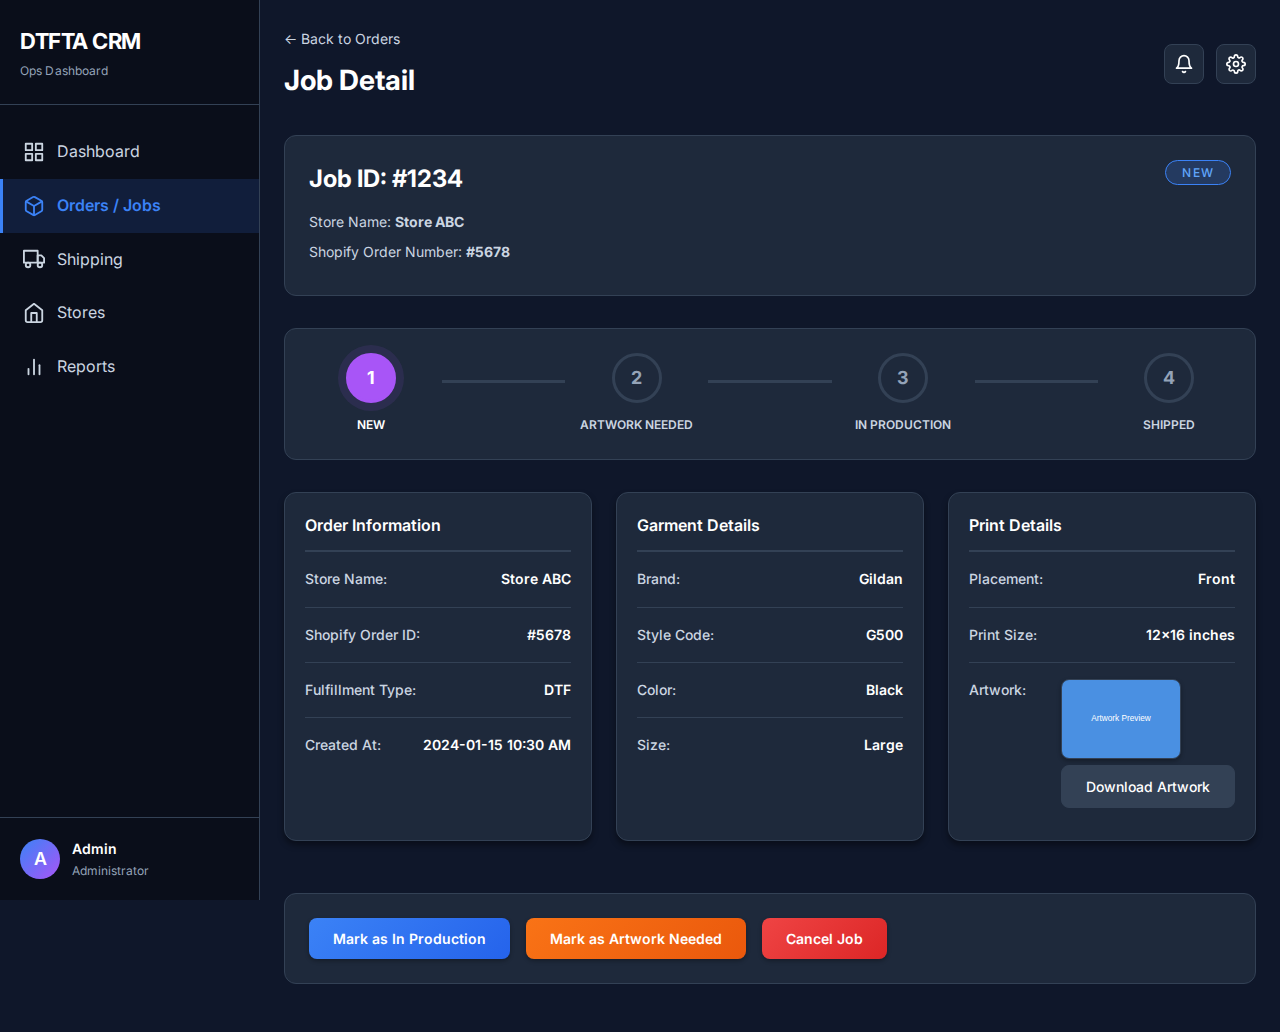
<file: job-detail.html>
<!DOCTYPE html>
<html lang="en">
<head>
    <meta charset="UTF-8">
    <meta name="viewport" content="width=device-width, initial-scale=1.0">
    <title>DTFTA CRM - Job Detail</title>
    <link rel="stylesheet" href="assets/css/styles.css">
    <link rel="stylesheet" href="assets/css/responsive.css">
    <link rel="preconnect" href="https://fonts.googleapis.com">
    <link rel="preconnect" href="https://fonts.gstatic.com" crossorigin>
    <link href="https://fonts.googleapis.com/css2?family=Inter:wght@300;400;500;600;700&display=swap" rel="stylesheet">
</head>
<body>
    <div class="container">
        <!-- Sidebar Navigation -->
        <aside class="sidebar">
            <div class="sidebar-header">
                <div class="sidebar-header-content">
                    <h2>DTFTA CRM</h2>
                    <p class="subtitle">Ops Dashboard</p>
                </div>
                <button class="sidebar-close" id="sidebarClose" aria-label="Close sidebar">×</button>
            </div>
            <nav class="nav-menu">
                <a href="index.html" class="nav-item">
                    <span class="nav-icon nav-icon-dashboard" aria-hidden="true"></span>
                    <span>Dashboard</span>
                </a>
                <a href="orders.html" class="nav-item active">
                    <span class="nav-icon nav-icon-orders" aria-hidden="true"></span>
                    <span>Orders / Jobs</span>
                </a>
                <a href="shipping.html" class="nav-item">
                    <span class="nav-icon nav-icon-shipping" aria-hidden="true"></span>
                    <span>Shipping</span>
                </a>
                <a href="stores.html" class="nav-item">
                    <span class="nav-icon nav-icon-stores" aria-hidden="true"></span>
                    <span>Stores</span>
                </a>
                <a href="reports.html" class="nav-item">
                    <span class="nav-icon nav-icon-reports" aria-hidden="true"></span>
                    <span>Reports</span>
                </a>
            </nav>
            <div class="sidebar-footer">
                <div class="user-info">
                    <div class="user-avatar">A</div>
                    <div class="user-details">
                        <p class="user-name">Admin</p>
                        <p class="user-role">Administrator</p>
                    </div>
                </div>
            </div>
        </aside>

        <!-- Mobile Overlay -->
        <div class="sidebar-overlay" id="sidebarOverlay"></div>

        <!-- Main Content -->
        <main class="main-content">
            <header class="page-header">
                <button class="menu-toggle" id="menuToggle" aria-label="Toggle menu">
                    <span></span>
                    <span></span>
                    <span></span>
                </button>
                <div>
                    <a href="orders.html" class="back-link">← Back to Orders</a>
                    <h1>Job Detail</h1>
                </div>
                <div class="header-actions">
                    <button class="btn-icon btn-icon-bell" aria-label="Notifications"></button>
                    <button class="btn-icon btn-icon-settings" aria-label="Settings"></button>
                </div>
            </header>

            <!-- Top Section -->
            <div class="job-header">
                <div class="job-header-info">
                    <h2>Job ID: #1234</h2>
                    <p>Store Name: <strong>Store ABC</strong></p>
                    <p>Shopify Order Number: <strong>#5678</strong></p>
                </div>
                <div class="job-status-large">
                    <span class="status-badge large" id="statusBadge"></span>
                </div>
            </div>

            <!-- Job Stepper -->
            <div class="stepper-container">
                <div class="stepper">
                    <div class="stepper-step completed">
                        <div class="stepper-circle">1</div>
                        <div class="stepper-label">NEW</div>
                    </div>
                    <div class="stepper-line"></div>
                    <div class="stepper-step active">
                        <div class="stepper-circle">2</div>
                        <div class="stepper-label">ARTWORK NEEDED</div>
                    </div>
                    <div class="stepper-line"></div>
                    <div class="stepper-step">
                        <div class="stepper-circle">3</div>
                        <div class="stepper-label">IN PRODUCTION</div>
                    </div>
                    <div class="stepper-line"></div>
                    <div class="stepper-step">
                        <div class="stepper-circle">4</div>
                        <div class="stepper-label">SHIPPED</div>
                    </div>
                </div>
            </div>

            <!-- Job Details Section -->
            <div class="job-details-grid">
                <!-- Order Info -->
                <div class="detail-card">
                    <h3>Order Information</h3>
                    <div class="detail-item">
                        <span class="detail-label">Store Name:</span>
                        <span class="detail-value">Store ABC</span>
                    </div>
                    <div class="detail-item">
                        <span class="detail-label">Shopify Order ID:</span>
                        <span class="detail-value">#5678</span>
                    </div>
                    <div class="detail-item">
                        <span class="detail-label">Fulfillment Type:</span>
                        <span class="detail-value">DTF</span>
                    </div>
                    <div class="detail-item">
                        <span class="detail-label">Created At:</span>
                        <span class="detail-value">2024-01-15 10:30 AM</span>
                    </div>
                </div>

                <!-- Garment Details (Apparel POD only) -->
                <div class="detail-card">
                    <h3>Garment Details</h3>
                    <div class="detail-item">
                        <span class="detail-label">Brand:</span>
                        <span class="detail-value">Gildan</span>
                    </div>
                    <div class="detail-item">
                        <span class="detail-label">Style Code:</span>
                        <span class="detail-value">G500</span>
                    </div>
                    <div class="detail-item">
                        <span class="detail-label">Color:</span>
                        <span class="detail-value">Black</span>
                    </div>
                    <div class="detail-item">
                        <span class="detail-label">Size:</span>
                        <span class="detail-value">Large</span>
                    </div>
                </div>

                <!-- Print Details -->
                <div class="detail-card">
                    <h3>Print Details</h3>
                    <div class="detail-item">
                        <span class="detail-label">Placement:</span>
                        <span class="detail-value">Front</span>
                    </div>
                    <div class="detail-item">
                        <span class="detail-label">Print Size:</span>
                        <span class="detail-value">12x16 inches</span>
                    </div>
                    <div class="detail-item">
                        <span class="detail-label">Artwork:</span>
                        <div class="artwork-preview">
                            <img src="data:image/svg+xml,%3Csvg xmlns='http://www.w3.org/2000/svg' width='200' height='200' viewBox='0 0 200 200'%3E%3Crect fill='%234A90E2' width='200' height='200'/%3E%3Ctext x='50%25' y='50%25' dominant-baseline='middle' text-anchor='middle' fill='%23fff' font-family='sans-serif' font-size='14'%3EArtwork Preview%3C/text%3E%3C/svg%3E" alt="Artwork Preview" width="200" height="200">
                            <button class="btn-secondary">Download Artwork</button>
                        </div>
                    </div>
                </div>
            </div>

            <!-- Action Buttons (Status Based) -->
            <div class="action-buttons-section" id="actionButtons">  
            </div>

            <!-- Exception/Artwork Needed Info -->
            <div class="exception-section" id="exceptionSection" style="display: none;">
                <div class="exception-card">
                    <h3><span class="section-icon section-icon-alert" aria-hidden="true"></span>Exception / Artwork Needed</h3>
                    <div class="exception-content">
                        <p><strong>Reason:</strong> <span id="exceptionReason">Artwork quality is low, needs revision</span></p>
                        <p><strong>Created:</strong> <span id="exceptionDate">2024-01-15 10:30 AM</span></p>
                    </div>
                </div>
            </div>
        </main>
    </div>

    <script src="assets/js/script.js"></script>
</body>
</html>
</file>
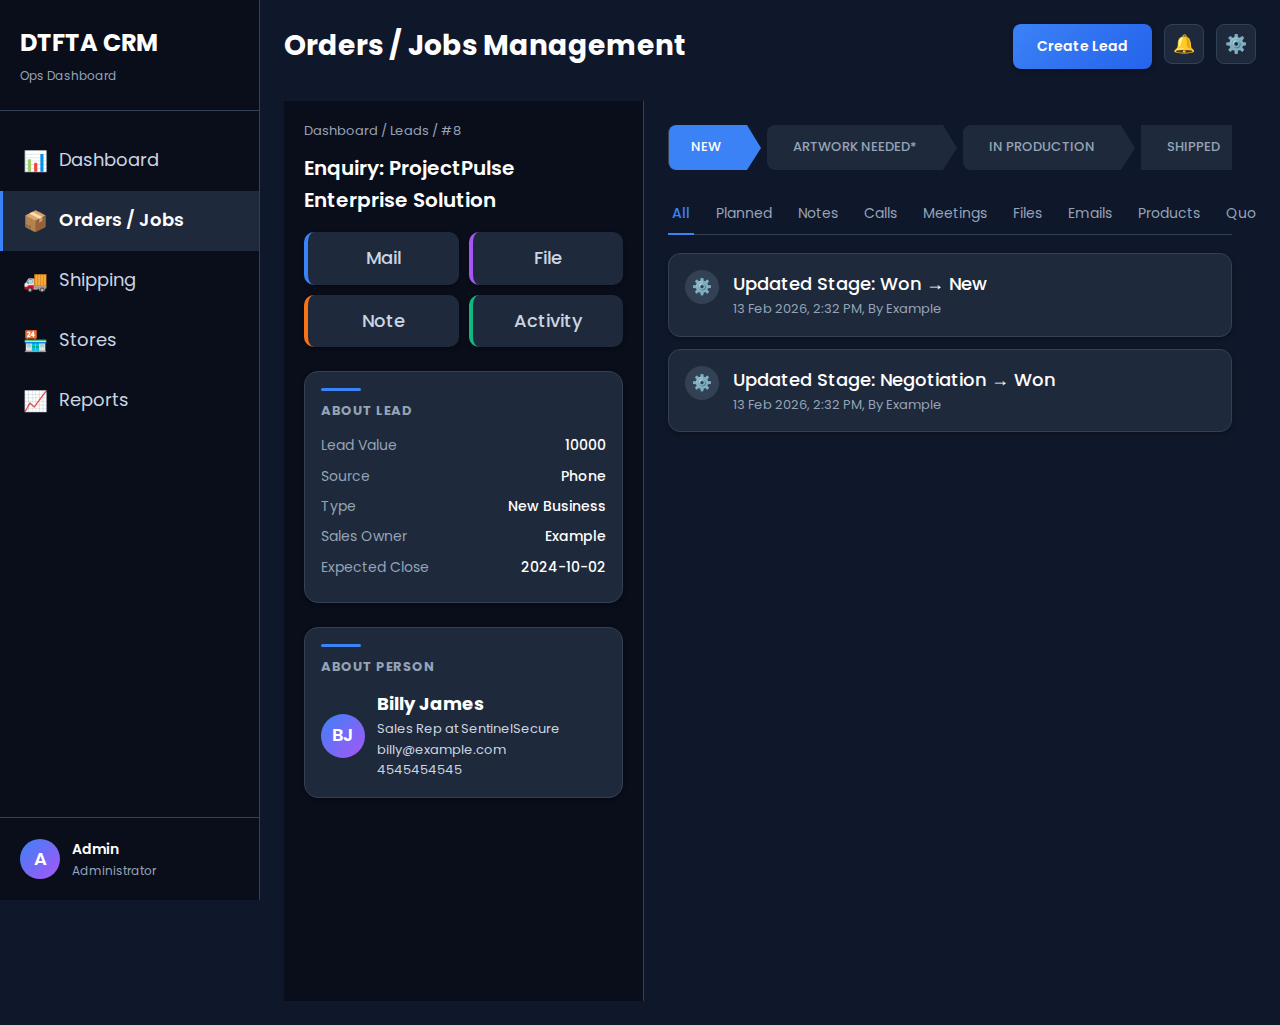
<file: lead-detail.html>
<!DOCTYPE html>
<html lang="en">

<head>
    <meta charset="UTF-8">
    <meta name="viewport" content="width=device-width, initial-scale=1.0">
    <title>DTFTA CRM - Orders / Jobs</title>
    <link rel="stylesheet" href="styles.css">
    <link rel="stylesheet" href="responsive.css">
    <link rel="preconnect" href="https://fonts.googleapis.com">
    <link rel="preconnect" href="https://fonts.gstatic.com" crossorigin>
    <link href="https://fonts.googleapis.com/css2?family=Poppins:wght@300;400;500;600;700&display=swap"
        rel="stylesheet">
</head>

<body>
    <div class="container">
        <!-- Sidebar Navigation -->
        <aside class="sidebar">
            <div class="sidebar-header">
                <div class="sidebar-header-content">
                    <h2>DTFTA CRM</h2>
                    <p class="subtitle">Ops Dashboard</p>
                </div>
                <button class="sidebar-close" id="sidebarClose" aria-label="Close sidebar">×</button>
            </div>
            <nav class="nav-menu">
                <a href="index.html" class="nav-item">
                    <span class="nav-icon">📊</span>
                    <span>Dashboard</span>
                </a>
                <a href="orders.html" class="nav-item active">
                    <span class="nav-icon">📦</span>
                    <span>Orders / Jobs</span>
                </a>
                <a href="#" class="nav-item">
                    <span class="nav-icon">🚚</span>
                    <span>Shipping</span>
                </a>
                <a href="stores.html" class="nav-item">
                    <span class="nav-icon">🏪</span>
                    <span>Stores</span>
                </a>
                <a href="#" class="nav-item">
                    <span class="nav-icon">📈</span>
                    <span>Reports</span>
                </a>
            </nav>
            <div class="sidebar-footer">
                <div class="user-info">
                    <div class="user-avatar">A</div>
                    <div class="user-details">
                        <p class="user-name">Admin</p>
                        <p class="user-role">Administrator</p>
                    </div>
                </div>
            </div>
        </aside>

        <!-- Mobile Overlay -->
        <div class="sidebar-overlay" id="sidebarOverlay"></div>

        <!-- MAIN CONTENT -->
        <main class="main-content">
            <header class="page-header">
                <button class="menu-toggle" id="menuToggle" aria-label="Toggle menu">
                    <span></span>
                    <span></span>
                    <span></span>
                </button>
                <h1>Orders / Jobs Management</h1>
                <div class="header-actions">
                    <button class="btn-primary" id="headerCreateBtn">Create Lead</button>
                    <button class="btn-icon">🔔</button>
                    <button class="btn-icon">⚙️</button>
                </div>
            </header>
            <div class="ld-page">

                <!-- LEFT PANEL -->
                <div class="ld-left-panel">

                    <div class="ld-breadcrumb">
                        Dashboard / Leads / #8
                    </div>

                    <h2 class="ld-title">
                        Enquiry: ProjectPulse Enterprise Solution
                    </h2>

                    <div class="ld-actions">
                        <div class="ld-action mail" onclick="openLdModal('mail')">Mail</div>
                        <div class="ld-action file" onclick="openLdModal('file')">File</div>
                        <div class="ld-action note" onclick="openLdModal('note')">Note</div>
                        <div class="ld-action activity" onclick="openLdModal('activity')">Activity</div>
                    </div>

                    <div class="ld-section">
                        <div class="ld-card">
                            <h3>About Lead</h3>
                            <div class="ld-info">
                                <div><span>Lead Value</span><b>10000</b></div>
                                <div><span>Source</span><b>Phone</b></div>
                                <div><span>Type</span><b>New Business</b></div>
                                <div><span>Sales Owner</span><b>Example</b></div>
                                <div><span>Expected Close</span><b>2024-10-02</b></div>
                            </div>
                        </div>
                    </div>

                    <div class="ld-section">
                        <div class="ld-card">
                            <h3>About Person</h3>
                            <div class="ld-person">
                                <div class="avatar">BJ</div>
                                <div>
                                    <b>Billy James</b>
                                    <p>Sales Rep at SentinelSecure</p>
                                    <p>billy@example.com</p>
                                    <p>4545454545</p>
                                </div>
                            </div>
                        </div>
                    </div>

                </div>

                <!-- RIGHT PANEL -->
                <div class="ld-right-panel">

                    <div class="ld-stepper" id="ldStepper">
                        <div class="step active">NEW</div>
                        <div class="step">ARTWORK NEEDED<span class="asterisk">*</span></div>
                        <div class="step">IN PRODUCTION</div>
                        <div class="step">SHIPPED</div>
                    </div>
                    

                    <div class="ld-tabs">
                        <div class="tab active">All</div>
                        <div class="tab">Planned</div>
                        <div class="tab">Notes</div>
                        <div class="tab">Calls</div>
                        <div class="tab">Meetings</div>
                        <div class="tab">Files</div>
                        <div class="tab">Emails</div>
                        <div class="tab">Products</div>
                        <div class="tab">Quotes</div>
                    </div>

                    <div class="ld-content">
                        <div class="ld-timeline-item">
                            <div class="ld-icon">⚙️</div>
                            <div>
                                <b>Updated Stage: Won → New</b>
                                <p>13 Feb 2026, 2:32 PM, By Example</p>
                            </div>
                        </div>

                        <div class="ld-timeline-item">
                            <div class="ld-icon">⚙️</div>
                            <div>
                                <b>Updated Stage: Negotiation → Won</b>
                                <p>13 Feb 2026, 2:32 PM, By Example</p>
                            </div>
                        </div>
                    </div>

                </div>
            </div>
        </main>
    </div>

    <!-- ================= MODALS ================= -->

    <div class="ld-modal-overlay" id="mailModal">
        <div class="ld-modal">
            <h3>Compose Mail</h3>
            <input placeholder="To">
            <input placeholder="Subject">
            <textarea placeholder="Message"></textarea>
            <div class="ld-modal-actions">
                <button onclick="closeLdModal()">Cancel</button>
                <button>Send</button>
            </div>
        </div>
    </div>

    <div class="ld-modal-overlay" id="fileModal">
        <div class="ld-modal">
            <h3>Add File</h3>
            <input type="file">
            <div class="ld-modal-actions">
                <button onclick="closeLdModal()">Cancel</button>
                <button>Save</button>
            </div>
        </div>
    </div>

    <div class="ld-modal-overlay" id="noteModal">
        <div class="ld-modal">
            <h3>Add Note</h3>
            <textarea placeholder="Write note..."></textarea>
            <div class="ld-modal-actions">
                <button onclick="closeLdModal()">Cancel</button>
                <button>Save</button>
            </div>
        </div>
    </div>

    <div class="ld-modal-overlay" id="activityModal">
        <div class="ld-modal">
            <h3>Add Activity</h3>
    
            <input placeholder="Title">
    
            <select>
                <option value="">Select Participants</option>
                <option>Billy James</option>
                <option>Alex Morgan</option>
                <option>Sarah Connor</option>
            </select>
    
            <input placeholder="Location">
    
            <textarea placeholder="Description"></textarea>
    
            <div class="ld-modal-actions">
                <button onclick="closeLdModal()">Cancel</button>
                <button>Save</button>
            </div>
        </div>
    </div>

    <script src="script.js"></script>
</body>

</html>
</file>
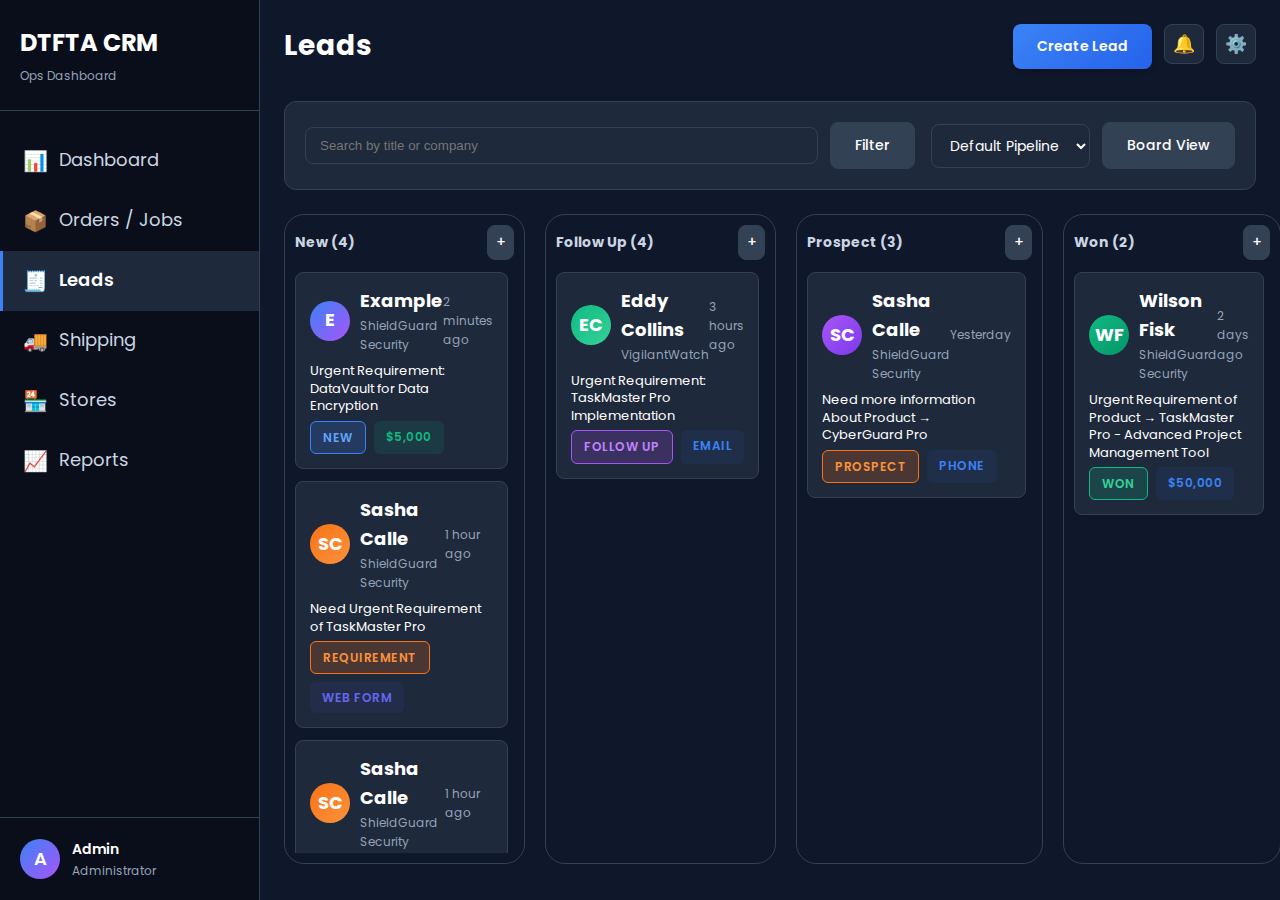
<file: leads.html>
<!DOCTYPE html>
<html lang="en">
<head>
    <meta charset="UTF-8">
    <meta name="viewport" content="width=device-width, initial-scale=1.0">
    <title>DTFTA CRM - Leads</title>
    <link rel="stylesheet" href="styles.css">
    <link rel="stylesheet" href="responsive.css">
    <link rel="preconnect" href="https://fonts.googleapis.com">
    <link rel="preconnect" href="https://fonts.gstatic.com" crossorigin>
    <link href="https://fonts.googleapis.com/css2?family=Poppins:wght@300;400;500;600;700&display=swap" rel="stylesheet">
</head>
<body>
    <div class="container">
        <!-- Sidebar Navigation -->
        <aside class="sidebar">
            <div class="sidebar-header">
                <div class="sidebar-header-content">
                    <h2>DTFTA CRM</h2>
                    <p class="subtitle">Ops Dashboard</p>
                </div>
                <button class="sidebar-close" id="sidebarClose" aria-label="Close sidebar">×</button>
            </div>
            <nav class="nav-menu">
                <a href="index.html" class="nav-item">
                    <span class="nav-icon">📊</span>
                    <span>Dashboard</span>
                </a>
                <a href="orders.html" class="nav-item">
                    <span class="nav-icon">📦</span>
                    <span>Orders / Jobs</span>
                </a>
                <a href="leads.html" class="nav-item active">
                    <span class="nav-icon">🧾</span>
                    <span>Leads</span>
                </a>
                <a href="#" class="nav-item">
                    <span class="nav-icon">🚚</span>
                    <span>Shipping</span>
                </a>
                <a href="stores.html" class="nav-item">
                    <span class="nav-icon">🏪</span>
                    <span>Stores</span>
                </a>
                <a href="#" class="nav-item">
                    <span class="nav-icon">📈</span>
                    <span>Reports</span>
                </a>
            </nav>
            <div class="sidebar-footer">
                <div class="user-info">
                    <div class="user-avatar">A</div>
                    <div class="user-details">
                        <p class="user-name">Admin</p>
                        <p class="user-role">Administrator</p>
                    </div>
                </div>
            </div>
        </aside>

        <!-- Main Content -->
        <div class="sidebar-overlay" id="sidebarOverlay"></div>
        <main class="main-content">
            <header class="page-header">
                <button class="menu-toggle" id="menuToggle" aria-label="Toggle menu">
                    <span></span>
                    <span></span>
                    <span></span>
                </button>
                <h1>Leads</h1>
                <div class="header-actions">
                    <button class="btn-primary">Create Lead</button>
                    <button class="btn-icon">🔔</button>
                    <button class="btn-icon">⚙️</button>
                </div>
            </header>

            <!-- Search / Controls -->
            <div class="filters-section">
                <div class="lead-filters-left">
                    <input type="text" class="lead-search-input" placeholder="Search by title or company">
                    <button class="btn-secondary">Filter</button>
                </div>
                <div class="lead-filters-right" style="display:flex; gap:12px; align-items:center;">
                    <select class="filter-select">
                        <option>Default Pipeline</option>
                    </select>
                    <button class="btn-secondary">Board View</button>
                </div>
            </div>

            <!-- Leads Board (kanban style) -->
            <div class="leads-board">
                <!-- Column: New -->
                <div class="lead-column" data-type="New">
                    <div class="lead-column-header">
                        <h3>New (4)</h3>
                        <button class="btn-secondary" onclick="openModal(this)">+</button>
                    </div>
                    <div class="lead-column-body">
                        <!-- Lead Card -->
                        <div class="lead-card" draggable="true">
                            <div class="lead-card-header">
                                <div class="lead-card-info">
                                    <div class="lead-avatar avatar-blue">E</div>
                                    <div>
                                        <div class="lead-name">Example</div>
                                        <div class="lead-company">ShieldGuard Security</div>
                                    </div>
                                </div>
                                <div class="lead-time">2 minutes ago</div>
                            </div>
                            <div class="lead-description">Urgent Requirement: DataVault for Data Encryption</div>
                            <div class="lead-tags">
                                <span class="status-badge status-new">New</span>
                                <span class="status-badge tag-green">$5,000</span>
                            </div>
                        </div>
                      
                        <div class="lead-card" draggable="true">
                            <div class="lead-card-header">
                                <div class="lead-card-info">
                                    <div class="lead-avatar avatar-orange">SC</div>
                                    <div>
                                        <div class="lead-name">Sasha Calle</div>
                                        <div class="lead-company">ShieldGuard Security</div>
                                    </div>
                                </div>
                                <div class="lead-time">1 hour ago</div>
                            </div>
                            <div class="lead-description">Need Urgent Requirement of TaskMaster Pro</div>
                            <div class="lead-tags">
                                <span class="status-badge status-artwork">Requirement</span>
                                <span class="status-badge tag-muted">Web Form</span>
                            </div>
                        </div>

                        <div class="lead-card" draggable="true"draggable="true">
                            <div class="lead-card-header">
                                <div class="lead-card-info">
                                    <div class="lead-avatar avatar-orange">SC</div>
                                    <div>
                                        <div class="lead-name">Sasha Calle</div>
                                        <div class="lead-company">ShieldGuard Security</div>
                                    </div>
                                </div>
                                <div class="lead-time">1 hour ago</div>
                            </div>
                            <div class="lead-description">Need Urgent Requirement of TaskMaster Pro</div>
                            <div class="lead-tags">
                                <span class="status-badge status-artwork">Requirement</span>
                                <span class="status-badge tag-muted">Web Form</span>
                            </div>
                        </div>

                        <div class="lead-card" draggable="true">
                            <div class="lead-card-header">
                                <div class="lead-card-info">
                                    <div class="lead-avatar avatar-orange">SC</div>
                                    <div>
                                        <div class="lead-name">Sasha Calle</div>
                                        <div class="lead-company">ShieldGuard Security</div>
                                    </div>
                                </div>
                                <div class="lead-time">1 hour ago</div>
                            </div>
                            <div class="lead-description">Need Urgent Requirement of TaskMaster Pro</div>
                            <div class="lead-tags">
                                <span class="status-badge status-artwork">Requirement</span>
                                <span class="status-badge tag-muted">Web Form</span>
                            </div>
                        </div>



                        <div class="lead-card" draggable="true">
                            <div class="lead-card-header">
                                <div class="lead-card-info">
                                    <div class="lead-avatar avatar-orange">SC</div>
                                    <div>
                                        <div class="lead-name">Sasha Calle</div>
                                        <div class="lead-company">ShieldGuard Security</div>
                                    </div>
                                </div>
                                <div class="lead-time">1 hour ago</div>
                            </div>
                            <div class="lead-description">Need Urgent Requirement of TaskMaster Pro</div>
                            <div class="lead-tags">
                                <span class="status-badge status-artwork">Requirement</span>
                                <span class="status-badge tag-muted">Web Form</span>
                            </div>
                        </div>


                        <div class="lead-card" draggable="true">
                            <div class="lead-card-header">
                                <div class="lead-card-info">
                                    <div class="lead-avatar avatar-orange">SC</div>
                                    <div>
                                        <div class="lead-name">Sasha Calle</div>
                                        <div class="lead-company">ShieldGuard Security</div>
                                    </div>
                                </div>
                                <div class="lead-time">1 hour ago</div>
                            </div>
                            <div class="lead-description">Need Urgent Requirement of TaskMaster Pro</div>
                            <div class="lead-tags">
                                <span class="status-badge status-artwork">Requirement</span>
                                <span class="status-badge tag-muted">Web Form</span>
                            </div>
                        </div>


                        <div class="lead-card" draggable="true">
                            <div class="lead-card-header">
                                <div class="lead-card-info">
                                    <div class="lead-avatar avatar-orange">SC</div>
                                    <div>
                                        <div class="lead-name">Sasha Calle</div>
                                        <div class="lead-company">ShieldGuard Security</div>
                                    </div>
                                </div>
                                <div class="lead-time">1 hour ago</div>
                            </div>
                            <div class="lead-description">Need Urgent Requirement of TaskMaster Pro</div>
                            <div class="lead-tags">
                                <span class="status-badge status-artwork">Requirement</span>
                                <span class="status-badge tag-muted">Web Form</span>
                            </div>
                        </div>
                    </div>
                </div>

                <!-- Column: Follow Up -->
                <div class="lead-column"  data-type="Follow Up">
                    <div class="lead-column-header">
                        <h3>Follow Up (4)</h3>
                        <button class="btn-secondary" onclick="openModal(this)">+</button>
                    </div>
                    <div class="lead-column-body">
                        <div class="lead-card" draggable="true">
                            <div class="lead-card-header">
                                <div class="lead-card-info">
                                    <div class="lead-avatar avatar-green">EC</div>
                                    <div>
                                        <div class="lead-name">Eddy Collins</div>
                                        <div class="lead-company">VigilantWatch</div>
                                    </div>
                                </div>
                                <div class="lead-time">3 hours ago</div>
                            </div>
                            <div class="lead-description">Urgent Requirement: TaskMaster Pro Implementation</div>
                            <div class="lead-tags">
                                <span class="status-badge status-production">Follow Up</span>
                                <span class="status-badge tag-blue">Email</span>
                            </div>
                        </div>
                    </div>
                </div>

                <!-- Column: Prospect -->
                <div class="lead-column" data-type="Prospect">
                    <div class="lead-column-header">
                        <h3>Prospect (3)</h3>
                        <button class="btn-secondary" onclick="openModal(this)">+</button>
                    </div>
                    <div class="lead-column-body">
                        <div class="lead-card" draggable="true">
                            <div class="lead-card-header">
                                <div class="lead-card-info">
                                    <div class="lead-avatar avatar-purple">SC</div>
                                    <div>
                                        <div class="lead-name">Sasha Calle</div>
                                        <div class="lead-company">ShieldGuard Security</div>
                                    </div>
                                </div>
                                <div class="lead-time">Yesterday</div>
                            </div>
                            <div class="lead-description">Need more information About Product → CyberGuard Pro</div>
                            <div class="lead-tags">
                                <span class="status-badge status-artwork">Prospect</span>
                                <span class="status-badge tag-blue">Phone</span>
                            </div>
                        </div>
                    </div>
                </div>

                <!-- Column: Won -->
                <div class="lead-column" data-type="Won">
                    <div class="lead-column-header">
                        <h3>Won (2)</h3>
                        <button class="btn-secondary" onclick="openModal(this)">+</button>
                    </div>
                    <div class="lead-column-body">
                        <div class="lead-card" draggable="true">
                            <div class="lead-card-header">
                                <div class="lead-card-info">
                                    <div class="lead-avatar avatar-teal">WF</div>
                                    <div>
                                        <div class="lead-name">Wilson Fisk</div>
                                        <div class="lead-company">ShieldGuard Security</div>
                                    </div>
                                </div>
                                <div class="lead-time">2 days ago</div>
                            </div>
                            <div class="lead-description">Urgent Requirement of Product → TaskMaster Pro - Advanced Project Management Tool</div>
                            <div class="lead-tags">
                                <span class="status-badge status-shipped">Won</span>
                                <span class="status-badge tag-blue">$50,000</span>
                            </div>
                        </div>
                    </div>
                </div>
            </div>
        </main>
    </div>

    <div class="modal-overlay" id="addLeadModal">
        <div class="modal">
            <h3 id="modalTitle">Add New Lead</h3>
      
          <div class="form-group">
            <label>Name</label>
            <input type="text" id="leadName" placeholder="John Doe">
          </div>
      
          <div class="form-group">
            <label>Company</label>
            <input type="text" id="leadCompany" placeholder="Company name">
          </div>
      
          <div class="form-group">
            <label>Description</label>
            <textarea id="leadDesc" placeholder="Lead description"></textarea>
          </div>
      
          <div class="form-group">
            <label>Value</label>
            <input type="number" id="leadValue" placeholder="5000">
          </div>
      
          <div class="modal-actions">
            <button class="btn-secondary" onclick="closeModal()">Cancel</button>
            <button class="btn-primary" onclick="addLead()">Add Lead</button>
          </div>
        </div>
      </div>

    <script src="script.js"></script>
</body>
</html>
</file>
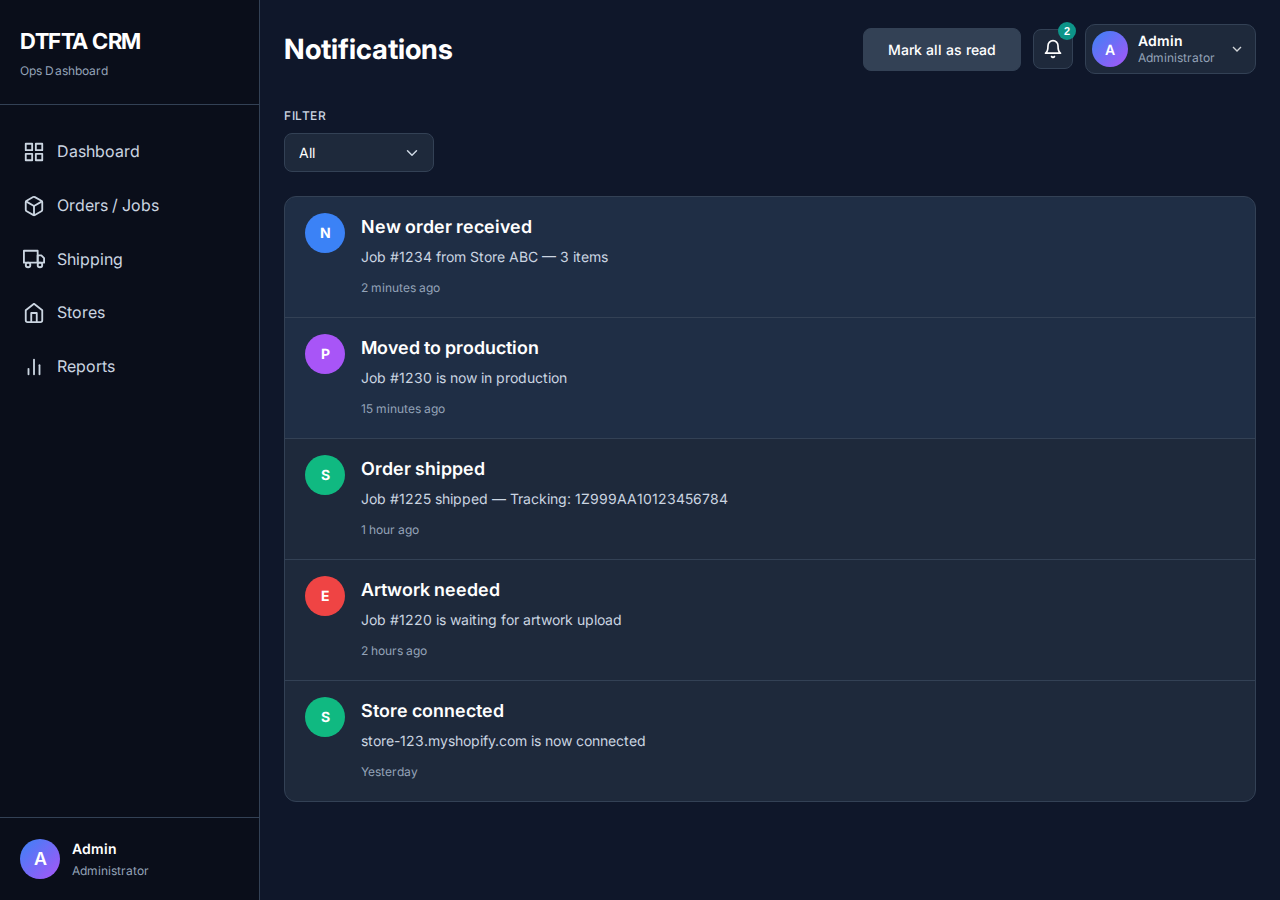
<file: notifications.html>
<!DOCTYPE html>
<html lang="en">
<head>
    <meta charset="UTF-8">
    <meta name="viewport" content="width=device-width, initial-scale=1.0">
    <title>DTFTA CRM - Notifications</title>
    <link rel="stylesheet" href="assets/css/styles.css">
    <link rel="stylesheet" href="assets/css/responsive.css">
    <link rel="preconnect" href="https://fonts.googleapis.com">
    <link rel="preconnect" href="https://fonts.gstatic.com" crossorigin>
    <link href="https://fonts.googleapis.com/css2?family=Inter:wght@300;400;500;600;700&display=swap" rel="stylesheet">
</head>
<body>
    <div class="container">
        <aside class="sidebar">
            <div class="sidebar-header">
                <div class="sidebar-header-content">
                    <h2>DTFTA CRM</h2>
                    <p class="subtitle">Ops Dashboard</p>
                </div>
                <button class="sidebar-close" id="sidebarClose" aria-label="Close sidebar">×</button>
            </div>
            <nav class="nav-menu">
                <a href="index.html" class="nav-item">
                    <span class="nav-icon nav-icon-dashboard" aria-hidden="true"></span>
                    <span>Dashboard</span>
                </a>
                <a href="orders.html" class="nav-item">
                    <span class="nav-icon nav-icon-orders" aria-hidden="true"></span>
                    <span>Orders / Jobs</span>
                </a>
                <a href="shipping.html" class="nav-item">
                    <span class="nav-icon nav-icon-shipping" aria-hidden="true"></span>
                    <span>Shipping</span>
                </a>
                <a href="stores.html" class="nav-item">
                    <span class="nav-icon nav-icon-stores" aria-hidden="true"></span>
                    <span>Stores</span>
                </a>
                <a href="reports.html" class="nav-item">
                    <span class="nav-icon nav-icon-reports" aria-hidden="true"></span>
                    <span>Reports</span>
                </a>
            </nav>
            <div class="sidebar-footer">
                <div class="user-info">
                    <div class="user-avatar">A</div>
                    <div class="user-details">
                        <p class="user-name">Admin</p>
                        <p class="user-role">Administrator</p>
                    </div>
                </div>
            </div>
        </aside>
        <div class="sidebar-overlay" id="sidebarOverlay"></div>

        <main class="main-content">
            <header class="page-header">
                <button class="menu-toggle" id="menuToggle" aria-label="Toggle menu">
                    <span></span><span></span><span></span>
                </button>
                <h1>Notifications</h1>
                <div class="header-actions">
                    <button class="btn-secondary" id="markAllRead">Mark all as read</button>
                    <div class="notification-dropdown">
                    <button type="button" class="btn-icon btn-icon-bell notification-trigger" aria-label="Notifications" aria-expanded="false" aria-haspopup="true">
                        <span class="notification-badge">2</span>
                    </button>
                    <div class="notification-dropdown-menu" hidden>
                        <div class="notification-dropdown-header">
                            <span>Notifications</span>
                            <span class="notification-dropdown-count">2</span>
                        </div>
                        <div class="notification-dropdown-list">
                            <a href="job-detail.html" class="notification-dropdown-item">
                                <span class="notification-item-avatar">E</span>
                                <span class="notification-item-text"><strong>Store ABC</strong> — New order #1234</span>
                            </a>
                            <a href="job-detail.html" class="notification-dropdown-item">
                                <span class="notification-item-avatar">S</span>
                                <span class="notification-item-text"><strong>Job #1230</strong> — Moved to production</span>
                            </a>
                            <a href="job-detail.html" class="notification-dropdown-item">
                                <span class="notification-item-avatar">N</span>
                                <span class="notification-item-text"><strong>Job #1225</strong> — Shipped</span>
                            </a>
                        </div>
                        <a href="notifications.html" class="notification-dropdown-footer">View all notifications</a>
                    </div>
                </div>
                    <div class="user-dropdown">
                        <button class="user-dropdown-trigger" type="button" aria-expanded="false" aria-haspopup="true">
                            <span class="user-avatar-sm">A</span>
                            <span class="user-dropdown-info">
                                <span class="user-dropdown-name">Admin</span>
                                <span class="user-dropdown-plan">Administrator</span>
                            </span>
                            <span class="user-dropdown-chevron" aria-hidden="true"></span>
                        </button>
                        <div class="user-dropdown-menu" hidden>
                            <a href="settings.html" class="user-dropdown-item">
                                <span class="user-dropdown-icon user-dropdown-icon-profile" aria-hidden="true"></span>
                                Profile
                            </a>
                            <button type="button" class="user-dropdown-item user-dropdown-item-logout">
                                <span class="user-dropdown-icon user-dropdown-icon-logout" aria-hidden="true"></span>
                                Log out
                            </button>
                        </div>
                    </div>
                </div>
            </header>

            <div class="notifications-toolbar">
                <div class="filter-group">
                    <label>Filter</label>
                    <select class="filter-select">
                        <option value="">All</option>
                        <option value="orders">Orders</option>
                        <option value="shipping">Shipping</option>
                        <option value="stores">Stores</option>
                        <option value="system">System</option>
                    </select>
                </div>
            </div>

            <div class="notifications-list">
                <div class="notification-item unread">
                    <div class="notification-icon status-new">N</div>
                    <div class="notification-content">
                        <p class="notification-title">New order received</p>
                        <p class="notification-text">Job #1234 from Store ABC — 3 items</p>
                        <span class="notification-time">2 minutes ago</span>
                    </div>
                </div>
                <div class="notification-item unread">
                    <div class="notification-icon status-production">P</div>
                    <div class="notification-content">
                        <p class="notification-title">Moved to production</p>
                        <p class="notification-text">Job #1230 is now in production</p>
                        <span class="notification-time">15 minutes ago</span>
                    </div>
                </div>
                <div class="notification-item">
                    <div class="notification-icon status-shipped">S</div>
                    <div class="notification-content">
                        <p class="notification-title">Order shipped</p>
                        <p class="notification-text">Job #1225 shipped — Tracking: 1Z999AA10123456784</p>
                        <span class="notification-time">1 hour ago</span>
                    </div>
                </div>
                <div class="notification-item">
                    <div class="notification-icon status-exception">E</div>
                    <div class="notification-content">
                        <p class="notification-title">Artwork needed</p>
                        <p class="notification-text">Job #1220 is waiting for artwork upload</p>
                        <span class="notification-time">2 hours ago</span>
                    </div>
                </div>
                <div class="notification-item">
                    <div class="notification-icon status-shipped">S</div>
                    <div class="notification-content">
                        <p class="notification-title">Store connected</p>
                        <p class="notification-text">store-123.myshopify.com is now connected</p>
                        <span class="notification-time">Yesterday</span>
                    </div>
                </div>
            </div>
        </main>
    </div>
    <script src="assets/js/script.js"></script>
</body>
</html>
</file>
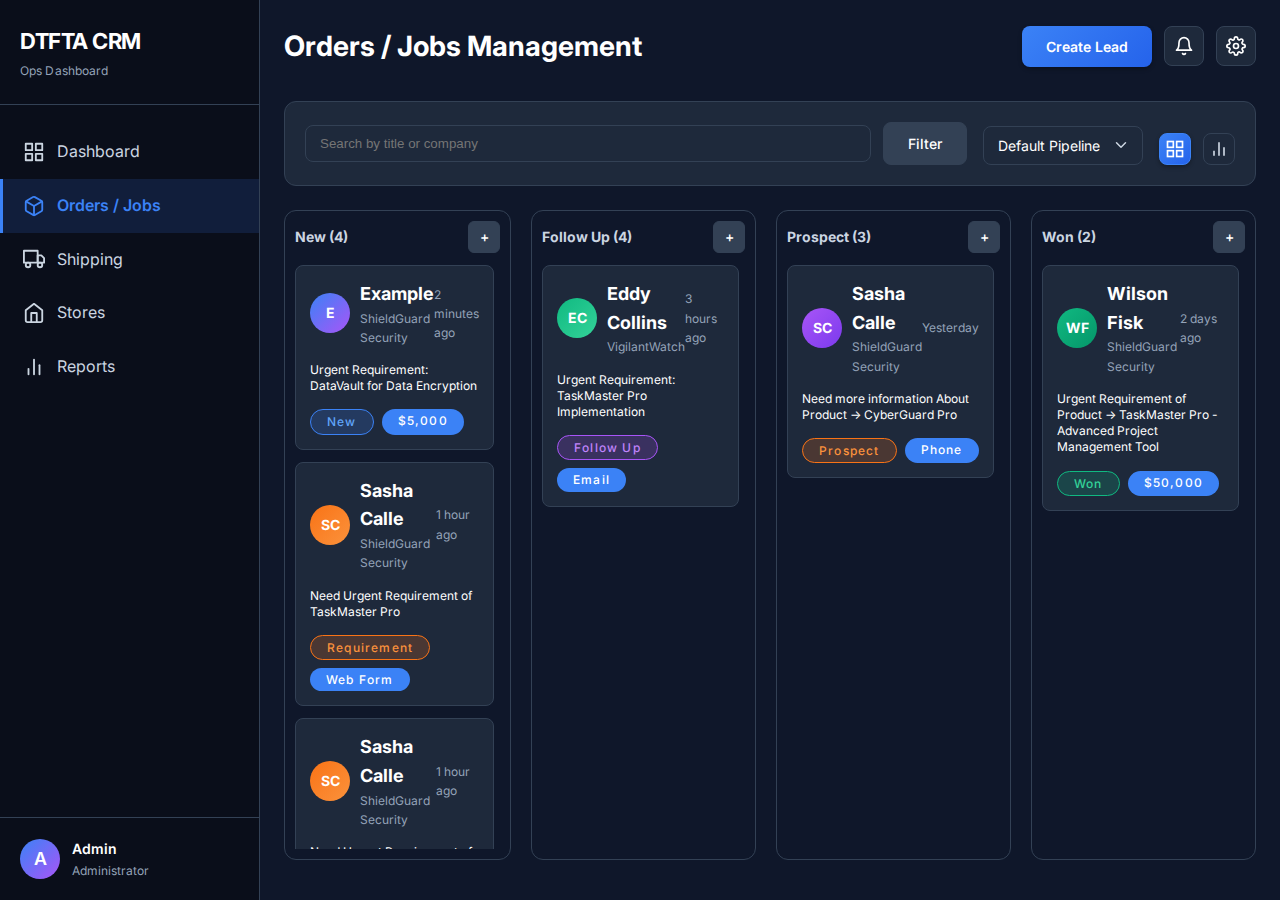
<file: orders.html>
<!DOCTYPE html>
<html lang="en">

<head>
    <meta charset="UTF-8">
    <meta name="viewport" content="width=device-width, initial-scale=1.0">
    <title>DTFTA CRM - Orders / Jobs</title>
    <link rel="stylesheet" href="assets/css/styles.css">
    <link rel="stylesheet" href="assets/css/responsive.css">
    <link rel="preconnect" href="https://fonts.googleapis.com">
    <link rel="preconnect" href="https://fonts.gstatic.com" crossorigin>
    <link href="https://fonts.googleapis.com/css2?family=Inter:wght@300;400;500;600;700&display=swap"
        rel="stylesheet">
</head>

<body>
    <div class="container">
        <!-- Sidebar Navigation -->
        <aside class="sidebar">
            <div class="sidebar-header">
                <div class="sidebar-header-content">
                    <h2>DTFTA CRM</h2>
                    <p class="subtitle">Ops Dashboard</p>
                </div>
                <button class="sidebar-close" id="sidebarClose" aria-label="Close sidebar">×</button>
            </div>
            <nav class="nav-menu">
                <a href="index.html" class="nav-item">
                    <span class="nav-icon nav-icon-dashboard" aria-hidden="true"></span>
                    <span>Dashboard</span>
                </a>
                <a href="orders.html" class="nav-item active">
                    <span class="nav-icon nav-icon-orders" aria-hidden="true"></span>
                    <span>Orders / Jobs</span>
                </a>
                <a href="shipping.html" class="nav-item">
                    <span class="nav-icon nav-icon-shipping" aria-hidden="true"></span>
                    <span>Shipping</span>
                </a>
                <a href="stores.html" class="nav-item">
                    <span class="nav-icon nav-icon-stores" aria-hidden="true"></span>
                    <span>Stores</span>
                </a>
                <a href="reports.html" class="nav-item">
                    <span class="nav-icon nav-icon-reports" aria-hidden="true"></span>
                    <span>Reports</span>
                </a>
            </nav>
            <div class="sidebar-footer">
                <div class="user-info">
                    <div class="user-avatar">A</div>
                    <div class="user-details">
                        <p class="user-name">Admin</p>
                        <p class="user-role">Administrator</p>
                    </div>
                </div>
            </div>
        </aside>

        <!-- Mobile Overlay -->
        <div class="sidebar-overlay" id="sidebarOverlay"></div>

        <!-- Main Content -->
        <main class="main-content">
            <header class="page-header">
                <button class="menu-toggle" id="menuToggle" aria-label="Toggle menu">
                    <span></span>
                    <span></span>
                    <span></span>
                </button>
                <h1>Orders / Jobs Management</h1>
                <div class="header-actions">
                    <button class="btn-primary" id="headerCreateBtn">Create Lead</button>
                    <button class="btn-icon btn-icon-bell" aria-label="Notifications"></button>
                    <button class="btn-icon btn-icon-settings" aria-label="Settings"></button>
                </div>
            </header>



            <!-- Board View Content (Leads) -->
            <div id="boardView" class="view-content">
                <!-- Search / Controls -->
                <div class="filters-section">
                    <div class="lead-filters-left">
                        <input type="text" class="lead-search-input" placeholder="Search by title or company">
                        <button class="btn-secondary">Filter</button>
                    </div>
                    <div class="lead-filters-right" style="display:flex; gap:12px; align-items:center;">
                        <select class="filter-select">
                            <option>Default Pipeline</option>
                        </select>
                    </div>
                    <!-- View Toggle Buttons -->
                    <div class="view-toggle-section">
                        <button class="view-toggle-btn active" id="boardViewBtn" onclick="switchView('board')">
                            <span class="view-toggle-icon-board" aria-hidden="true"></span>
                        </button>
                        <button class="view-toggle-btn" id="tableViewBtn" onclick="switchView('table')">
                            <span class="view-toggle-icon-table" aria-hidden="true"></span>
                        </button>
                    </div>
                </div>

                <!-- Leads Board (kanban style) -->
                <div class="leads-board">
                    <!-- Column: New -->
                    <div class="lead-column" data-type="New">
                        <div class="lead-column-header">
                            <h3>New (4)</h3>
                            <button class="btn-secondary" onclick="openModal(this)">+</button>
                        </div>
                        <div class="lead-column-body">
                            <!-- Lead Card -->
                            <a href="lead-detail.html" class="lead-link">
                                <div class="lead-card" draggable="true">
                                    <div class="lead-card-header">
                                        <div class="lead-card-info">
                                            <div class="lead-avatar avatar-blue">E</div>
                                            <div>
                                                <div class="lead-name">Example</div>
                                                <div class="lead-company">ShieldGuard Security</div>
                                            </div>
                                        </div>
                                        <div class="lead-time">2 minutes ago</div>
                                    </div>
                                    <div class="lead-description">Urgent Requirement: DataVault for Data Encryption
                                    </div>
                                    <div class="lead-tags">
                                        <span class="status-badge status-new">New</span>
                                        <span class="status-badge tag-green">$5,000</span>
                                    </div>
                                </div>
                            </a>
                            <a href="lead-detail.html" class="lead-link">
                                <div class="lead-card" draggable="true">
                                    <div class="lead-card-header">
                                        <div class="lead-card-info">
                                            <div class="lead-avatar avatar-orange">SC</div>
                                            <div>
                                                <div class="lead-name">Sasha Calle</div>
                                                <div class="lead-company">ShieldGuard Security</div>
                                            </div>
                                        </div>
                                        <div class="lead-time">1 hour ago</div>
                                    </div>
                                    <div class="lead-description">Need Urgent Requirement of TaskMaster Pro</div>
                                    <div class="lead-tags">
                                        <span class="status-badge status-artwork">Requirement</span>
                                        <span class="status-badge tag-muted">Web Form</span>
                                    </div>
                                </div>
                            </a>
                            <a href="lead-detail.html" class="lead-link">
                                <div class="lead-card" draggable="true">
                                    <div class="lead-card-header">
                                        <div class="lead-card-info">
                                            <div class="lead-avatar avatar-orange">SC</div>
                                            <div>
                                                <div class="lead-name">Sasha Calle</div>
                                                <div class="lead-company">ShieldGuard Security</div>
                                            </div>
                                        </div>
                                        <div class="lead-time">1 hour ago</div>
                                    </div>
                                    <div class="lead-description">Need Urgent Requirement of TaskMaster Pro</div>
                                    <div class="lead-tags">
                                        <span class="status-badge status-artwork">Requirement</span>
                                        <span class="status-badge tag-muted">Web Form</span>
                                    </div>
                                </div>
                            </a>

                            <a href="lead-detail.html" class="lead-link">
                                <div class="lead-card" draggable="true">
                                    <div class="lead-card-header">
                                        <div class="lead-card-info">
                                            <div class="lead-avatar avatar-orange">SC</div>
                                            <div>
                                                <div class="lead-name">Sasha Calle</div>
                                                <div class="lead-company">ShieldGuard Security</div>
                                            </div>
                                        </div>
                                        <div class="lead-time">1 hour ago</div>
                                    </div>
                                    <div class="lead-description">Need Urgent Requirement of TaskMaster Pro</div>
                                    <div class="lead-tags">
                                        <span class="status-badge status-artwork">Requirement</span>
                                        <span class="status-badge tag-muted">Web Form</span>
                                    </div>
                                </div>
                            </a>

                            <a href="lead-detail.html" class="lead-link">
                                <div class="lead-card" draggable="true">
                                    <div class="lead-card-header">
                                        <div class="lead-card-info">
                                            <div class="lead-avatar avatar-orange">SC</div>
                                            <div>
                                                <div class="lead-name">Sasha Calle</div>
                                                <div class="lead-company">ShieldGuard Security</div>
                                            </div>
                                        </div>
                                        <div class="lead-time">1 hour ago</div>
                                    </div>
                                    <div class="lead-description">Need Urgent Requirement of TaskMaster Pro</div>
                                    <div class="lead-tags">
                                        <span class="status-badge status-artwork">Requirement</span>
                                        <span class="status-badge tag-muted">Web Form</span>
                                    </div>
                                </div>
                            </a>

                            <a href="lead-detail.html" class="lead-link">
                                <div class="lead-card" draggable="true">
                                    <div class="lead-card-header">
                                        <div class="lead-card-info">
                                            <div class="lead-avatar avatar-orange">SC</div>
                                            <div>
                                                <div class="lead-name">Sasha Calle</div>
                                                <div class="lead-company">ShieldGuard Security</div>
                                            </div>
                                        </div>
                                        <div class="lead-time">1 hour ago</div>
                                    </div>
                                    <div class="lead-description">Need Urgent Requirement of TaskMaster Pro</div>
                                    <div class="lead-tags">
                                        <span class="status-badge status-artwork">Requirement</span>
                                        <span class="status-badge tag-muted">Web Form</span>
                                    </div>
                                </div>
                            </a>

                            <a href="lead-detail.html" class="lead-link">
                                <div class="lead-card" draggable="true">
                                    <div class="lead-card-header">
                                        <div class="lead-card-info">
                                            <div class="lead-avatar avatar-orange">SC</div>
                                            <div>
                                                <div class="lead-name">Sasha Calle</div>
                                                <div class="lead-company">ShieldGuard Security</div>
                                            </div>
                                        </div>
                                        <div class="lead-time">1 hour ago</div>
                                    </div>
                                    <div class="lead-description">Need Urgent Requirement of TaskMaster Pro</div>
                                    <div class="lead-tags">
                                        <span class="status-badge status-artwork">Requirement</span>
                                        <span class="status-badge tag-muted">Web Form</span>
                                    </div>
                                </div>
                            </a>
                        </div>
                    </div>

                    <!-- Column: Follow Up -->
                    <div class="lead-column" data-type="Follow Up">
                        <div class="lead-column-header">
                            <h3>Follow Up (4)</h3>
                            <button class="btn-secondary" onclick="openModal(this)">+</button>
                        </div>
                        <div class="lead-column-body">
                            <a href="lead-detail.html" class="lead-link">
                                <div class="lead-card" draggable="true">
                                    <div class="lead-card-header">
                                        <div class="lead-card-info">
                                            <div class="lead-avatar avatar-green">EC</div>
                                            <div>
                                                <div class="lead-name">Eddy Collins</div>
                                                <div class="lead-company">VigilantWatch</div>
                                            </div>
                                        </div>
                                        <div class="lead-time">3 hours ago</div>
                                    </div>
                                    <div class="lead-description">Urgent Requirement: TaskMaster Pro Implementation
                                    </div>
                                    <div class="lead-tags">
                                        <span class="status-badge status-production">Follow Up</span>
                                        <span class="status-badge tag-blue">Email</span>
                                    </div>
                                </div>
                            </a>
                        </div>
                    </div>

                    <!-- Column: Prospect -->
                    <div class="lead-column" data-type="Prospect">
                        <div class="lead-column-header">
                            <h3>Prospect (3)</h3>
                            <button class="btn-secondary" onclick="openModal(this)">+</button>
                        </div>
                        <div class="lead-column-body">
                            <a href="lead-detail.html" class="lead-link">
                                <div class="lead-card" draggable="true">
                                    <div class="lead-card-header">
                                        <div class="lead-card-info">
                                            <div class="lead-avatar avatar-purple">SC</div>
                                            <div>
                                                <div class="lead-name">Sasha Calle</div>
                                                <div class="lead-company">ShieldGuard Security</div>
                                            </div>
                                        </div>
                                        <div class="lead-time">Yesterday</div>
                                    </div>
                                    <div class="lead-description">Need more information About Product → CyberGuard Pro
                                    </div>
                                    <div class="lead-tags">
                                        <span class="status-badge status-artwork">Prospect</span>
                                        <span class="status-badge tag-blue">Phone</span>
                                    </div>
                                </div>
                            </a>
                        </div>
                    </div>

                    <!-- Column: Won -->
                    <div class="lead-column" data-type="Won">
                        <div class="lead-column-header">
                            <h3>Won (2)</h3>
                            <button class="btn-secondary" onclick="openModal(this)">+</button>
                        </div>
                        <div class="lead-column-body">
                            <a href="lead-detail.html" class="lead-link">
                                <div class="lead-card" draggable="true">
                                    <div class="lead-card-header">
                                        <div class="lead-card-info">
                                            <div class="lead-avatar avatar-teal">WF</div>
                                            <div>
                                                <div class="lead-name">Wilson Fisk</div>
                                                <div class="lead-company">ShieldGuard Security</div>
                                            </div>
                                        </div>
                                        <div class="lead-time">2 days ago</div>
                                    </div>
                                    <div class="lead-description">Urgent Requirement of Product → TaskMaster Pro -
                                        Advanced
                                        Project Management Tool</div>
                                    <div class="lead-tags">
                                        <span class="status-badge status-shipped">Won</span>
                                        <span class="status-badge tag-blue">$50,000</span>
                                    </div>
                                </div>
                            </a>
                        </div>
                    </div>
                </div>
            </div>

            <!-- Table View Content (Orders) -->
            <div id="tableView" class="view-content" style="display: none;">
                <!-- Filters Section -->
                <div class="filters-section">
                    <div class="filter-group">
                        <label>Status</label>
                        <select id="filterStatus" class="filter-select">
                            <option value="all">All Status</option>
                            <option value="NEW">NEW</option>
                            <option value="ARTWORK_NEEDED">ARTWORK_NEEDED</option>
                            <option value="IN_PRODUCTION">IN_PRODUCTION</option>
                            <option value="SHIPPED">SHIPPED</option>
                            <option value="CANCELLED">CANCELLED</option>
                            <option value="EXCEPTION">EXCEPTION</option>
                        </select>
                    </div>

                    <div class="filter-group">
                        <label>Store</label>
                        <select id="filterStore" class="filter-select">
                            <option value="all">All Stores</option>
                            <option value="Store ABC">Store ABC</option>
                            <option value="Store XYZ">Store XYZ</option>
                            <option value="Store 123">Store 123</option>
                        </select>
                    </div>

                    <div class="filter-group">
                        <label>Product Type</label>
                        <select id="filterProductType" class="filter-select">
                            <option value="all">All Types</option>
                            <option value="DTF">DTF</option>
                            <option value="Apparel POD">Apparel POD</option>
                        </select>
                    </div>

                    <div class="filter-group">
                        <label>Date</label>
                        <input type="date" id="filterDate" class="filter-select">
                    </div>

                    <button class="btn-secondary lead-clear-filters" onclick="clearFilters()">Clear Filters</button>

                    <!-- View Toggle Buttons -->
                    <div class="view-toggle-section">
                        <button class="view-toggle-btn " id="boardViewBtn" onclick="switchView('board')">
                            <span class="view-toggle-icon-board" aria-hidden="true"></span>
                        </button>
                        <button class="view-toggle-btn active" id="tableViewBtn" onclick="switchView('table')">
                            <span class="view-toggle-icon-table" aria-hidden="true"></span>
                        </button>
                    </div>
                </div>

                <!-- Jobs Table -->
                <div class="table-container">
                    <table class="jobs-table">
                        <thead>
                            <tr>
                                <th>Job ID</th>
                                <th>Store Name</th>
                                <th>Order ID (Shopify)</th>
                                <th>Product Type</th>
                                <th>Garment</th>
                                <th>Status</th>
                                <th>Created At</th>
                                <th>Actions</th>
                            </tr>
                        </thead>
                        <tbody id="jobsTableBody">
                            <tr>
                                <td>#1234</td>
                                <td>Store ABC</td>
                                <td>#5678</td>
                                <td>DTF</td>
                                <td>-</td>
                                <td><span class="status-badge status-new">NEW</span></td>
                                <td>2024-01-15 10:30</td>
                                <td><a href="lead-detail.html" class="btn-link">View</a></td>
                            </tr>
                            <tr>
                                <td>#1233</td>
                                <td>Store XYZ</td>
                                <td>#5677</td>
                                <td>Apparel POD</td>
                                <td>Tee</td>
                                <td><span class="status-badge status-artwork">ARTWORK_NEEDED</span></td>
                                <td>2024-01-15 09:15</td>
                                <td><a href="lead-detail.html" class="btn-link">View</a>
                                </td>
                            </tr>
                            <tr>
                                <td>#1232</td>
                                <td>Store 123</td>
                                <td>#5676</td>
                                <td>Apparel POD</td>
                                <td>Hoodie</td>
                                <td><span class="status-badge status-production">IN_PRODUCTION</span></td>
                                <td>2024-01-15 08:00</td>
                                <td><a href="lead-detail.html" class="btn-link">View</a>
                                </td>
                            </tr>
                            <tr>
                                <td>#1231</td>
                                <td>Store ABC</td>
                                <td>#5675</td>
                                <td>DTF</td>
                                <td>-</td>
                                <td><span class="status-badge status-shipped">SHIPPED</span></td>
                                <td>2024-01-14 16:45</td>
                                <td><a href="lead-detail.html" class="btn-link">View</a></td>
                            </tr>
                            <tr>
                                <td>#1230</td>
                                <td>Store XYZ</td>
                                <td>#5674</td>
                                <td>Apparel POD</td>
                                <td>Tee</td>
                                <td><span class="status-badge status-exception">EXCEPTION</span></td>
                                <td>2024-01-14 14:20</td>
                                <td><a href="lead-detail.html" class="btn-link">View</a></td>
                            </tr>
                            <tr>
                                <td>#1229</td>
                                <td>Store 123</td>
                                <td>#5673</td>
                                <td>DTF</td>
                                <td>-</td>
                                <td><span class="status-badge status-cancelled">CANCELLED</span></td>
                                <td>2024-01-14 12:10</td>
                                <td><a href="lead-detail.html" class="btn-link">View</a></td>
                            </tr>
                        </tbody>
                    </table>
                </div>

                <!-- Pagination -->
                <div class="pagination">
                    <button class="btn-pagination">Previous</button>
                    <span class="page-info">Page 1 of 5</span>
                    <button class="btn-pagination">Next</button>
                </div>
            </div>
        </main>
    </div>

    <!-- Lead Modal -->
    <div class="modal-overlay" id="addLeadModal">
        <div class="modal">
            <h3 id="modalTitle">Add New Lead</h3>

            <div class="form-group">
                <label>Name</label>
                <input type="text" id="leadName" placeholder="John Doe">
            </div>

            <div class="form-group">
                <label>Company</label>
                <input type="text" id="leadCompany" placeholder="Company name">
            </div>

            <div class="form-group">
                <label>Description</label>
                <textarea id="leadDesc" placeholder="Lead description"></textarea>
            </div>

            <div class="form-group">
                <label>Value</label>
                <input type="number" id="leadValue" placeholder="5000">
            </div>

            <div class="modal-actions">
                <button class="btn-secondary" onclick="closeModal()">Cancel</button>
                <button class="btn-primary" onclick="addLead()">Add Lead</button>
            </div>
        </div>
    </div>

    <script src="assets/js/script.js"></script>
</body>

</html>
</file>
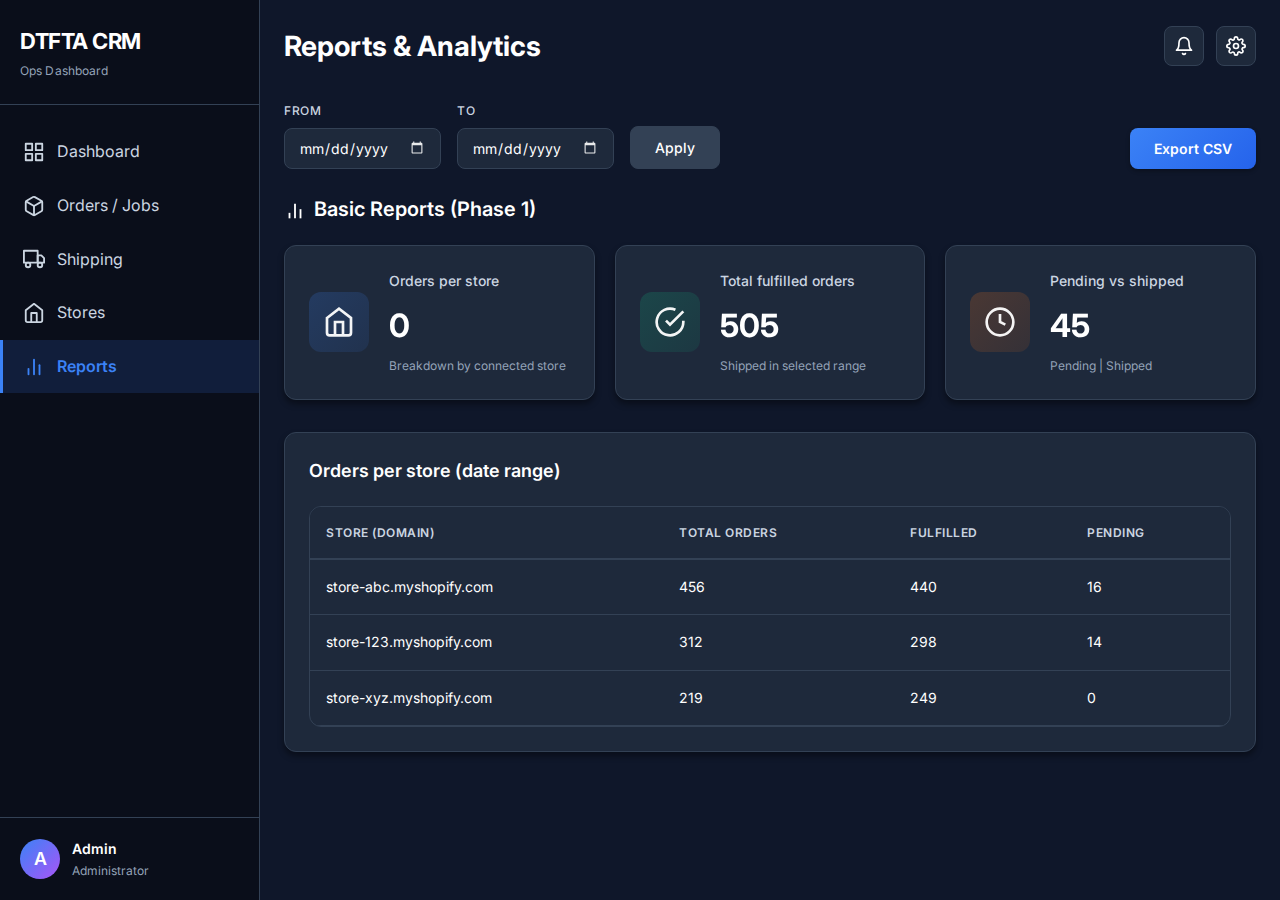
<file: reports.html>
<!DOCTYPE html>
<html lang="en">
<head>
    <meta charset="UTF-8">
    <meta name="viewport" content="width=device-width, initial-scale=1.0">
    <title>DTFTA CRM - Reports & Analytics</title>
    <link rel="stylesheet" href="assets/css/styles.css">
    <link rel="stylesheet" href="assets/css/responsive.css">
    <link rel="preconnect" href="https://fonts.googleapis.com">
    <link rel="preconnect" href="https://fonts.gstatic.com" crossorigin>
    <link href="https://fonts.googleapis.com/css2?family=Inter:wght@300;400;500;600;700&display=swap" rel="stylesheet">
</head>
<body>
    <div class="container">
        <aside class="sidebar">
            <div class="sidebar-header">
                <div class="sidebar-header-content">
                    <h2>DTFTA CRM</h2>
                    <p class="subtitle">Ops Dashboard</p>
                </div>
                <button class="sidebar-close" id="sidebarClose" aria-label="Close sidebar">×</button>
            </div>
            <nav class="nav-menu">
                <a href="index.html" class="nav-item">
                    <span class="nav-icon nav-icon-dashboard" aria-hidden="true"></span>
                    <span>Dashboard</span>
                </a>
                <a href="orders.html" class="nav-item">
                    <span class="nav-icon nav-icon-orders" aria-hidden="true"></span>
                    <span>Orders / Jobs</span>
                </a>
                <a href="shipping.html" class="nav-item">
                    <span class="nav-icon nav-icon-shipping" aria-hidden="true"></span>
                    <span>Shipping</span>
                </a>
                <a href="stores.html" class="nav-item">
                    <span class="nav-icon nav-icon-stores" aria-hidden="true"></span>
                    <span>Stores</span>
                </a>
                <a href="reports.html" class="nav-item active">
                    <span class="nav-icon nav-icon-reports" aria-hidden="true"></span>
                    <span>Reports</span>
                </a>
            </nav>
            <div class="sidebar-footer">
                <div class="user-info">
                    <div class="user-avatar">A</div>
                    <div class="user-details">
                        <p class="user-name">Admin</p>
                        <p class="user-role">Administrator</p>
                    </div>
                </div>
            </div>
        </aside>
        <div class="sidebar-overlay" id="sidebarOverlay"></div>

        <main class="main-content">
            <header class="page-header">
                <button class="menu-toggle" id="menuToggle" aria-label="Toggle menu">
                    <span></span><span></span><span></span>
                </button>
                <h1>Reports & Analytics</h1>
                <div class="header-actions">
                    <a href="notifications.html" class="btn-icon btn-icon-bell" aria-label="Notifications"></a>
                    <a href="settings.html" class="btn-icon btn-icon-settings" aria-label="Settings"></a>
                </div>
            </header>

            <!-- Date range filter -->
            <div class="reports-filters">
                <div class="filter-group">
                    <label>From</label>
                    <input type="date" class="filter-select" id="dateFrom">
                </div>
                <div class="filter-group">
                    <label>To</label>
                    <input type="date" class="filter-select" id="dateTo">
                </div>
                <button class="btn-secondary" id="applyDateFilter">Apply</button>
                <div style="flex:1"></div>
                <button class="btn-primary" id="exportCsv">Export CSV</button>
            </div>

            <!-- Basic Reports (Phase 1) -->
            <div class="reports-section">
                <h2 class="reports-section-title"><span class="section-icon section-icon-chart" aria-hidden="true"></span>Basic Reports (Phase 1)</h2>
                <div class="cards-grid">
                    <div class="card card-blue">
                        <div class="card-icon card-icon-store" aria-hidden="true"></div>
                        <div class="card-content">
                            <h3>Orders per store</h3>
                            <p class="card-value">—</p>
                            <p class="card-subtitle">Breakdown by connected store</p>
                        </div>
                    </div>
                    <div class="card card-green">
                        <div class="card-icon card-icon-check" aria-hidden="true"></div>
                        <div class="card-content">
                            <h3>Total fulfilled orders</h3>
                            <p class="card-value">987</p>
                            <p class="card-subtitle">Shipped in selected range</p>
                        </div>
                    </div>
                    <div class="card card-orange">
                        <div class="card-icon card-icon-clock" aria-hidden="true"></div>
                        <div class="card-content">
                            <h3>Pending vs shipped</h3>
                            <p class="card-value">89 / 987</p>
                            <p class="card-subtitle">Pending | Shipped</p>
                        </div>
                    </div>
                </div>
            </div>

            <!-- Orders per store table -->
            <div class="chart-card" style="margin-top: 24px;">
                <h3>Orders per store (date range)</h3>
                <div class="table-container">
                    <table class="jobs-table">
                        <thead>
                            <tr>
                                <th>Store (domain)</th>
                                <th>Total Orders</th>
                                <th>Fulfilled</th>
                                <th>Pending</th>
                            </tr>
                        </thead>
                        <tbody>
                            <tr>
                                <td>store-abc.myshopify.com</td>
                                <td>456</td>
                                <td>440</td>
                                <td>16</td>
                            </tr>
                            <tr>
                                <td>store-123.myshopify.com</td>
                                <td>312</td>
                                <td>298</td>
                                <td>14</td>
                            </tr>
                            <tr>
                                <td>store-xyz.myshopify.com</td>
                                <td>219</td>
                                <td>249</td>
                                <td>0</td>
                            </tr>
                        </tbody>
                    </table>
                </div>
            </div>
        </main>
    </div>
    <script src="assets/js/script.js"></script>
    <script>
        document.getElementById('exportCsv').addEventListener('click', function() {
            alert('CSV download would start here. Connect to backend for real export.');
        });
        document.getElementById('applyDateFilter').addEventListener('click', function() {
            var from = document.getElementById('dateFrom').value;
            var to = document.getElementById('dateTo').value;
            if (from || to) alert('Filter applied for: ' + (from || 'start') + ' to ' + (to || 'today'));
        });
    </script>
</body>
</html>
</file>
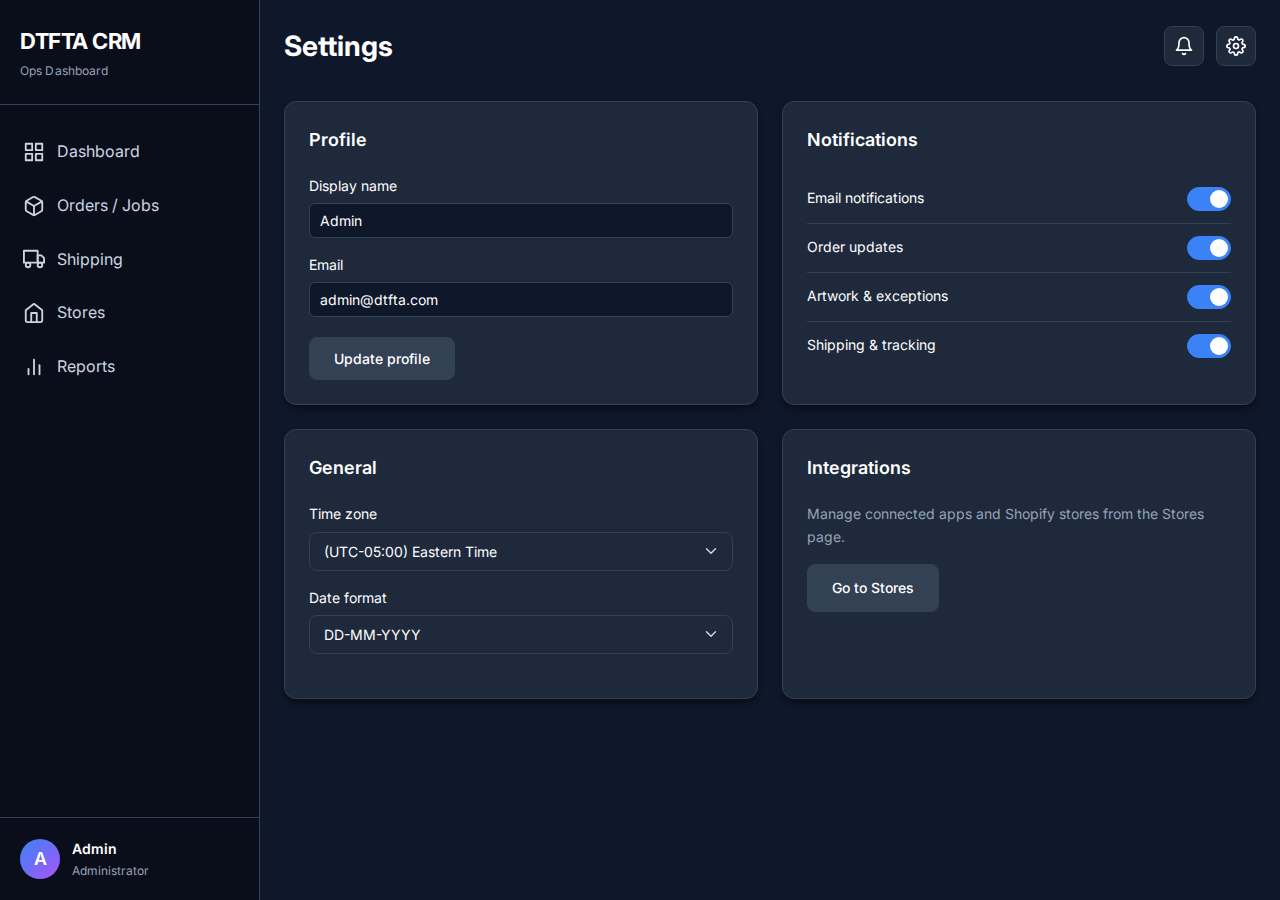
<file: settings.html>
<!DOCTYPE html>
<html lang="en">
<head>
    <meta charset="UTF-8">
    <meta name="viewport" content="width=device-width, initial-scale=1.0">
    <title>DTFTA CRM - Settings</title>
    <link rel="stylesheet" href="assets/css/styles.css">
    <link rel="stylesheet" href="assets/css/responsive.css">
    <link rel="preconnect" href="https://fonts.googleapis.com">
    <link rel="preconnect" href="https://fonts.gstatic.com" crossorigin>
    <link href="https://fonts.googleapis.com/css2?family=Inter:wght@300;400;500;600;700&display=swap" rel="stylesheet">
</head>
<body>
    <div class="container">
        <aside class="sidebar">
            <div class="sidebar-header">
                <div class="sidebar-header-content">
                    <h2>DTFTA CRM</h2>
                    <p class="subtitle">Ops Dashboard</p>
                </div>
                <button class="sidebar-close" id="sidebarClose" aria-label="Close sidebar">×</button>
            </div>
            <nav class="nav-menu">
                <a href="index.html" class="nav-item">
                    <span class="nav-icon nav-icon-dashboard" aria-hidden="true"></span>
                    <span>Dashboard</span>
                </a>
                <a href="orders.html" class="nav-item">
                    <span class="nav-icon nav-icon-orders" aria-hidden="true"></span>
                    <span>Orders / Jobs</span>
                </a>
                <a href="shipping.html" class="nav-item">
                    <span class="nav-icon nav-icon-shipping" aria-hidden="true"></span>
                    <span>Shipping</span>
                </a>
                <a href="stores.html" class="nav-item">
                    <span class="nav-icon nav-icon-stores" aria-hidden="true"></span>
                    <span>Stores</span>
                </a>
                <a href="reports.html" class="nav-item">
                    <span class="nav-icon nav-icon-reports" aria-hidden="true"></span>
                    <span>Reports</span>
                </a>
            </nav>
            <div class="sidebar-footer">
                <div class="user-info">
                    <div class="user-avatar">A</div>
                    <div class="user-details">
                        <p class="user-name">Admin</p>
                        <p class="user-role">Administrator</p>
                    </div>
                </div>
            </div>
        </aside>
        <div class="sidebar-overlay" id="sidebarOverlay"></div>

        <main class="main-content">
            <header class="page-header">
                <button class="menu-toggle" id="menuToggle" aria-label="Toggle menu">
                    <span></span><span></span><span></span>
                </button>
                <h1>Settings</h1>
                <div class="header-actions">
                    <a href="notifications.html" class="btn-icon btn-icon-bell" aria-label="Notifications"></a>
                    <a href="settings.html" class="btn-icon btn-icon-settings" aria-label="Settings"></a>
                </div>
            </header>

            <div class="settings-sections">
                <section class="chart-card settings-card">
                    <h3>Profile</h3>
                    <div class="form-group">
                        <label>Display name</label>
                        <input type="text" class="filter-select" value="Admin" placeholder="Your name">
                    </div>
                    <div class="form-group">
                        <label>Email</label>
                        <input type="email" class="filter-select" value="admin@dtfta.com" placeholder="Email">
                    </div>
                    <button class="btn-secondary">Update profile</button>
                </section>

                <section class="chart-card settings-card">
                    <h3>Notifications</h3>
                    <div class="settings-toggle">
                        <span>Email notifications</span>
                        <label class="toggle-switch">
                            <input type="checkbox" checked>
                            <span class="toggle-slider"></span>
                        </label>
                    </div>
                    <div class="settings-toggle">
                        <span>Order updates</span>
                        <label class="toggle-switch">
                            <input type="checkbox" checked>
                            <span class="toggle-slider"></span>
                        </label>
                    </div>
                    <div class="settings-toggle">
                        <span>Artwork & exceptions</span>
                        <label class="toggle-switch">
                            <input type="checkbox" checked>
                            <span class="toggle-slider"></span>
                        </label>
                    </div>
                    <div class="settings-toggle">
                        <span>Shipping & tracking</span>
                        <label class="toggle-switch">
                            <input type="checkbox" checked>
                            <span class="toggle-slider"></span>
                        </label>
                    </div>
                </section>

                <section class="chart-card settings-card">
                    <h3>General</h3>
                    <div class="form-group">
                        <label>Time zone</label>
                        <select class="filter-select">
                            <option>(UTC-05:00) Eastern Time</option>
                            <option>(UTC-08:00) Pacific Time</option>
                            <option>(UTC+00:00) GMT</option>
                            <option>(UTC+05:30) India Standard Time</option>
                        </select>
                    </div>
                    <div class="form-group">
                        <label>Date format</label>
                        <select class="filter-select">
                            <option>DD-MM-YYYY</option>
                            <option>MM-DD-YYYY</option>
                            <option>YYYY-MM-DD</option>
                        </select>
                    </div>
                </section>

                <section class="chart-card settings-card">
                    <h3>Integrations</h3>
                    <p class="settings-desc">Manage connected apps and Shopify stores from the Stores page.</p>
                    <a href="stores.html" class="btn-secondary">Go to Stores</a>
                </section>
            </div>
        </main>
    </div>
    <script src="assets/js/script.js"></script>
</body>
</html>
</file>
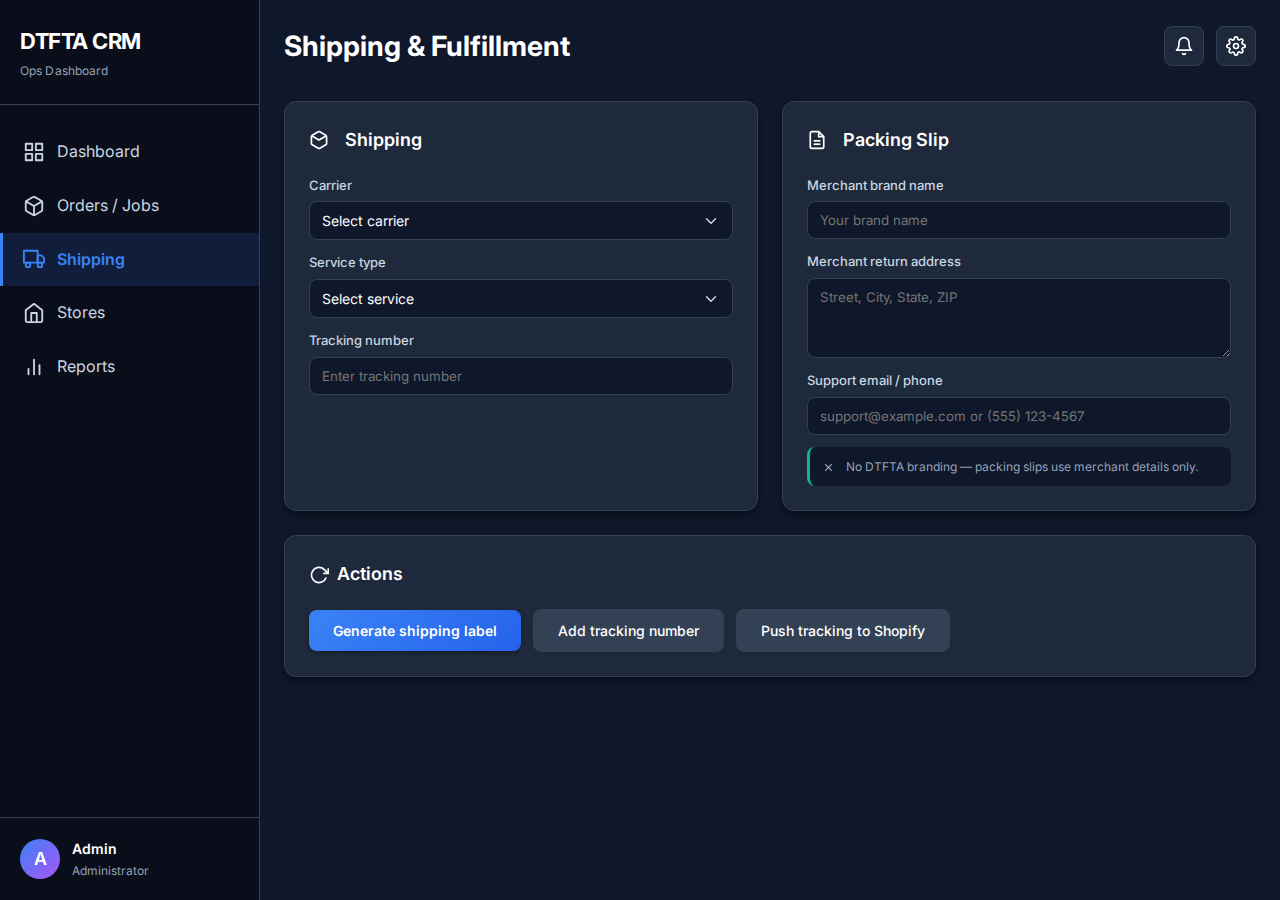
<file: shipping.html>
<!DOCTYPE html>
<html lang="en">
<head>
    <meta charset="UTF-8">
    <meta name="viewport" content="width=device-width, initial-scale=1.0">
    <title>DTFTA CRM - Shipping & Fulfillment</title>
    <link rel="stylesheet" href="assets/css/styles.css">
    <link rel="stylesheet" href="assets/css/responsive.css">
    <link rel="preconnect" href="https://fonts.googleapis.com">
    <link rel="preconnect" href="https://fonts.gstatic.com" crossorigin>
    <link href="https://fonts.googleapis.com/css2?family=Inter:wght@300;400;500;600;700&display=swap" rel="stylesheet">
</head>
<body>
    <div class="container">
        <!-- Sidebar Navigation -->
        <aside class="sidebar">
            <div class="sidebar-header">
                <div class="sidebar-header-content">
                    <h2>DTFTA CRM</h2>
                    <p class="subtitle">Ops Dashboard</p>
                </div>
                <button class="sidebar-close" id="sidebarClose" aria-label="Close sidebar">×</button>
            </div>
            <nav class="nav-menu">
                <a href="index.html" class="nav-item">
                    <span class="nav-icon nav-icon-dashboard" aria-hidden="true"></span>
                    <span>Dashboard</span>
                </a>
                <a href="orders.html" class="nav-item">
                    <span class="nav-icon nav-icon-orders" aria-hidden="true"></span>
                    <span>Orders / Jobs</span>
                </a>
                <a href="shipping.html" class="nav-item active">
                    <span class="nav-icon nav-icon-shipping" aria-hidden="true"></span>
                    <span>Shipping</span>
                </a>
                <a href="stores.html" class="nav-item">
                    <span class="nav-icon nav-icon-stores" aria-hidden="true"></span>
                    <span>Stores</span>
                </a>
                <a href="reports.html" class="nav-item">
                    <span class="nav-icon nav-icon-reports" aria-hidden="true"></span>
                    <span>Reports</span>
                </a>
            </nav>
            <div class="sidebar-footer">
                <div class="user-info">
                    <div class="user-avatar">A</div>
                    <div class="user-details">
                        <p class="user-name">Admin</p>
                        <p class="user-role">Administrator</p>
                    </div>
                </div>
            </div>
        </aside>

        <!-- Mobile Overlay -->
        <div class="sidebar-overlay" id="sidebarOverlay"></div>

        <!-- Main Content -->
        <main class="main-content">
            <header class="page-header">
                <button class="menu-toggle" id="menuToggle" aria-label="Toggle menu">
                    <span></span>
                    <span></span>
                    <span></span>
                </button>
                <h1>Shipping & Fulfillment</h1>
                <div class="header-actions">
                    <button class="btn-icon btn-icon-bell" aria-label="Notifications"></button>
                    <button class="btn-icon btn-icon-settings" aria-label="Settings"></button>
                </div>
            </header>

            <!-- Shipping Section -->
            <div class="shipping-grid">
                <div class="shipping-card">
                    <h3><span class="section-icon section-icon-package" aria-hidden="true"></span>Shipping</h3>
                    <div class="form-group">
                        <label for="carrier">Carrier</label>
                        <select id="carrier" class="filter-select">
                            <option value="">Select carrier</option>
                            <option value="usps">USPS</option>
                            <option value="ups">UPS</option>
                        </select>
                    </div>
                    <div class="form-group">
                        <label for="serviceType">Service type</label>
                        <select id="serviceType" class="filter-select">
                            <option value="">Select service</option>
                            <option value="priority">Priority Mail</option>
                            <option value="ground">Ground</option>
                            <option value="express">Express</option>
                            <option value="first-class">First Class</option>
                        </select>
                    </div>
                    <div class="form-group">
                        <label for="trackingNumber">Tracking number</label>
                        <input type="text" id="trackingNumber" placeholder="Enter tracking number">
                    </div>
                </div>

                <div class="shipping-card">
                    <h3><span class="section-icon section-icon-receipt" aria-hidden="true"></span>Packing Slip</h3>
                    <div class="form-group">
                        <label for="brandName">Merchant brand name</label>
                        <input type="text" id="brandName" placeholder="Your brand name">
                    </div>
                    <div class="form-group">
                        <label for="returnAddress">Merchant return address</label>
                        <textarea id="returnAddress" placeholder="Street, City, State, ZIP"></textarea>
                    </div>
                    <div class="form-group">
                        <label for="supportContact">Support email / phone</label>
                        <input type="text" id="supportContact" placeholder="support@example.com or (555) 123-4567">
                    </div>
                    <p class="no-branding-note"><span class="section-icon section-icon-x" aria-hidden="true"></span> No DTFTA branding — packing slips use merchant details only.</p>
                </div>
            </div>

            <!-- Actions -->
            <div class="actions-section">
                <h3><span class="section-icon section-icon-refresh" aria-hidden="true"></span>Actions</h3>
                <div class="actions-row">
                    <button type="button" class="btn-primary">Generate shipping label</button>
                    <button type="button" class="btn-secondary">Add tracking number</button>
                    <button type="button" class="btn-secondary">Push tracking to Shopify</button>
                </div>
            </div>
        </main>
    </div>

    <script src="assets/js/script.js"></script>
</body>
</html>
</file>
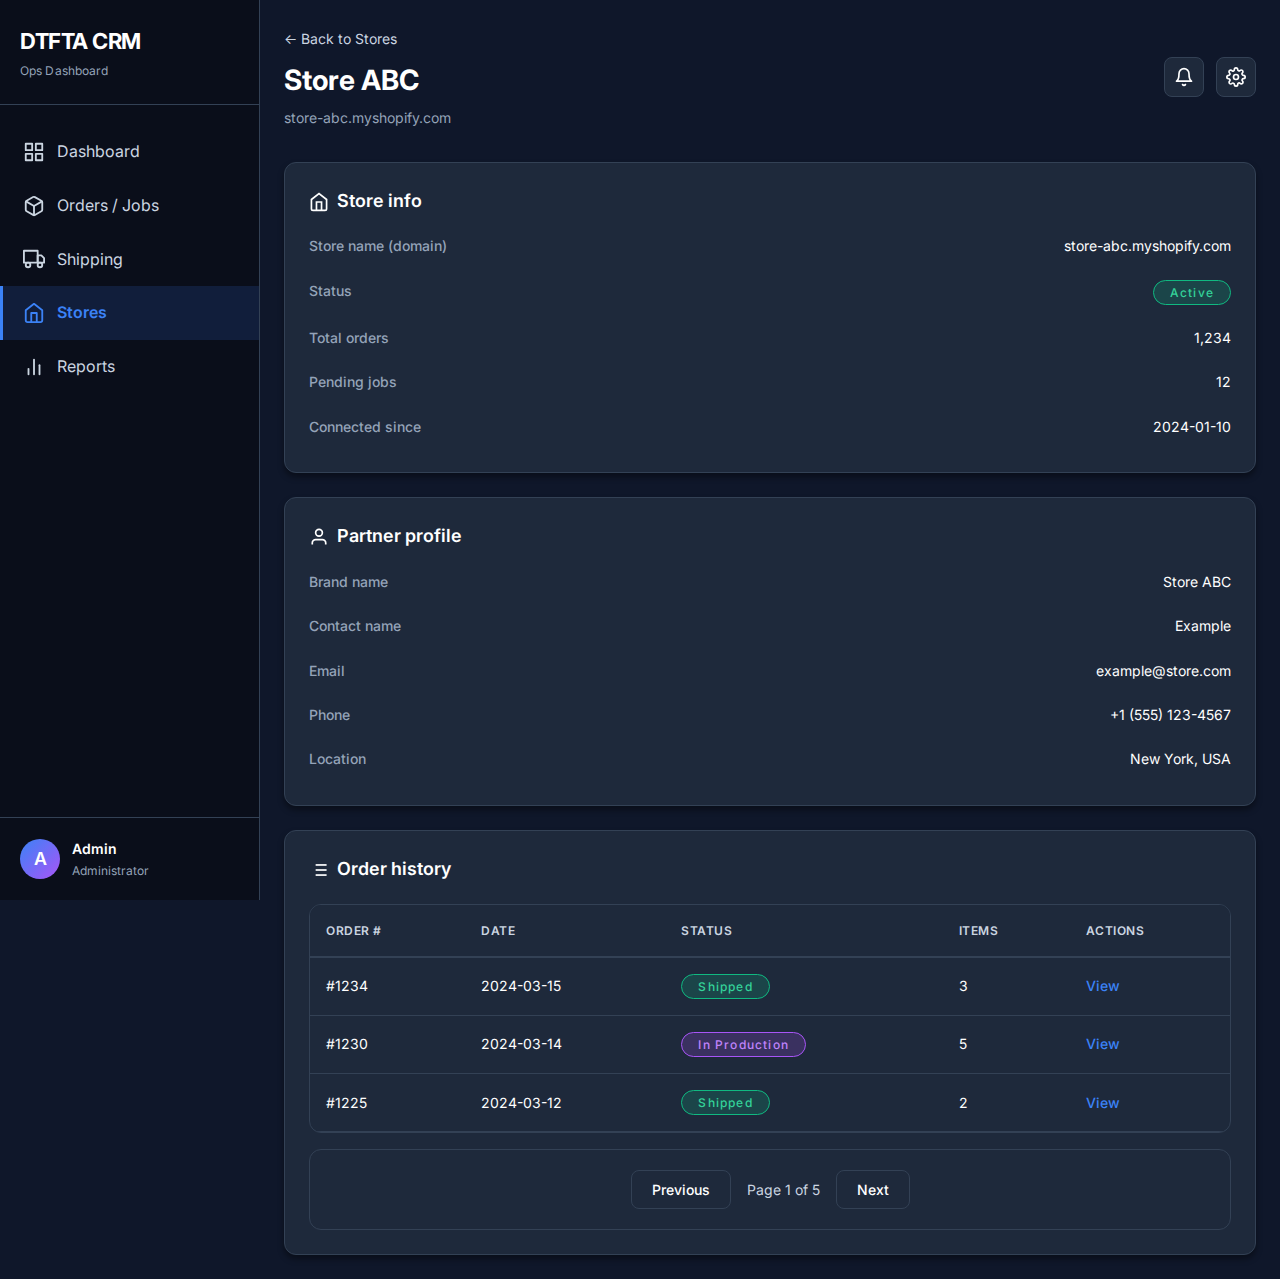
<file: store-detail.html>
<!DOCTYPE html>
<html lang="en">
<head>
    <meta charset="UTF-8">
    <meta name="viewport" content="width=device-width, initial-scale=1.0">
    <title>DTFTA CRM - Store Detail</title>
    <link rel="stylesheet" href="assets/css/styles.css">
    <link rel="stylesheet" href="assets/css/responsive.css">
    <link rel="preconnect" href="https://fonts.googleapis.com">
    <link rel="preconnect" href="https://fonts.gstatic.com" crossorigin>
    <link href="https://fonts.googleapis.com/css2?family=Inter:wght@300;400;500;600;700&display=swap" rel="stylesheet">
</head>
<body>
    <div class="container">
        <aside class="sidebar">
            <div class="sidebar-header">
                <div class="sidebar-header-content">
                    <h2>DTFTA CRM</h2>
                    <p class="subtitle">Ops Dashboard</p>
                </div>
                <button class="sidebar-close" id="sidebarClose" aria-label="Close sidebar">×</button>
            </div>
            <nav class="nav-menu">
                <a href="index.html" class="nav-item">
                    <span class="nav-icon nav-icon-dashboard" aria-hidden="true"></span>
                    <span>Dashboard</span>
                </a>
                <a href="orders.html" class="nav-item">
                    <span class="nav-icon nav-icon-orders" aria-hidden="true"></span>
                    <span>Orders / Jobs</span>
                </a>
                <a href="shipping.html" class="nav-item">
                    <span class="nav-icon nav-icon-shipping" aria-hidden="true"></span>
                    <span>Shipping</span>
                </a>
                <a href="stores.html" class="nav-item active">
                    <span class="nav-icon nav-icon-stores" aria-hidden="true"></span>
                    <span>Stores</span>
                </a>
                <a href="reports.html" class="nav-item">
                    <span class="nav-icon nav-icon-reports" aria-hidden="true"></span>
                    <span>Reports</span>
                </a>
            </nav>
            <div class="sidebar-footer">
                <div class="user-info">
                    <div class="user-avatar">A</div>
                    <div class="user-details">
                        <p class="user-name">Admin</p>
                        <p class="user-role">Administrator</p>
                    </div>
                </div>
            </div>
        </aside>
        <div class="sidebar-overlay" id="sidebarOverlay"></div>

        <main class="main-content">
            <header class="page-header">
                <button class="menu-toggle" id="menuToggle" aria-label="Toggle menu">
                    <span></span><span></span><span></span>
                </button>
                <div>
                    <a href="stores.html" class="back-link">← Back to Stores</a>
                    <h1>Store ABC</h1>
                    <p class="store-detail-domain">store-abc.myshopify.com</p>
                </div>
                <div class="header-actions">
                    <button class="btn-icon btn-icon-bell" aria-label="Notifications"></button>
                    <button class="btn-icon btn-icon-settings" aria-label="Settings"></button>
                </div>
            </header>

            <!-- Store info -->
            <section class="chart-card store-detail-card">
                <h3><span class="section-icon section-icon-store" aria-hidden="true"></span>Store info</h3>
                <div class="store-detail-grid">
                    <div class="detail-row"><span class="detail-label">Store name (domain)</span><span>store-abc.myshopify.com</span></div>
                    <div class="detail-row"><span class="detail-label">Status</span><span class="status-badge status-shipped">Active</span></div>
                    <div class="detail-row"><span class="detail-label">Total orders</span><span>1,234</span></div>
                    <div class="detail-row"><span class="detail-label">Pending jobs</span><span>12</span></div>
                    <div class="detail-row"><span class="detail-label">Connected since</span><span>2024-01-10</span></div>
                </div>
            </section>

            <!-- Partner profile (brand name etc.) -->
            <section class="chart-card store-detail-card">
                <h3><span class="section-icon section-icon-user" aria-hidden="true"></span>Partner profile</h3>
                <div class="store-detail-grid">
                    <div class="detail-row"><span class="detail-label">Brand name</span><span>Store ABC</span></div>
                    <div class="detail-row"><span class="detail-label">Contact name</span><span>Example</span></div>
                    <div class="detail-row"><span class="detail-label">Email</span><span>example@store.com</span></div>
                    <div class="detail-row"><span class="detail-label">Phone</span><span>+1 (555) 123-4567</span></div>
                    <div class="detail-row"><span class="detail-label">Location</span><span>New York, USA</span></div>
                </div>
            </section>

            <!-- Order history -->
            <section class="chart-card store-detail-card">
                <h3><span class="section-icon section-icon-list" aria-hidden="true"></span>Order history</h3>
                <div class="table-container">
                    <table class="jobs-table">
                        <thead>
                            <tr>
                                <th>Order #</th>
                                <th>Date</th>
                                <th>Status</th>
                                <th>Items</th>
                                <th>Actions</th>
                            </tr>
                        </thead>
                        <tbody>
                            <tr>
                                <td>#1234</td>
                                <td>2024-03-15</td>
                                <td><span class="status-badge status-shipped">Shipped</span></td>
                                <td>3</td>
                                <td><a href="job-detail.html" class="btn-link">View</a></td>
                            </tr>
                            <tr>
                                <td>#1230</td>
                                <td>2024-03-14</td>
                                <td><span class="status-badge status-production">In Production</span></td>
                                <td>5</td>
                                <td><a href="job-detail.html" class="btn-link">View</a></td>
                            </tr>
                            <tr>
                                <td>#1225</td>
                                <td>2024-03-12</td>
                                <td><span class="status-badge status-shipped">Shipped</span></td>
                                <td>2</td>
                                <td><a href="job-detail.html" class="btn-link">View</a></td>
                            </tr>
                        </tbody>
                    </table>
                </div>
                <div class="pagination" style="margin-top: 16px;">
                    <button class="btn-pagination">Previous</button>
                    <span class="page-info">Page 1 of 5</span>
                    <button class="btn-pagination">Next</button>
                </div>
            </section>
        </main>
    </div>
    <script src="assets/js/script.js"></script>
</body>
</html>
</file>
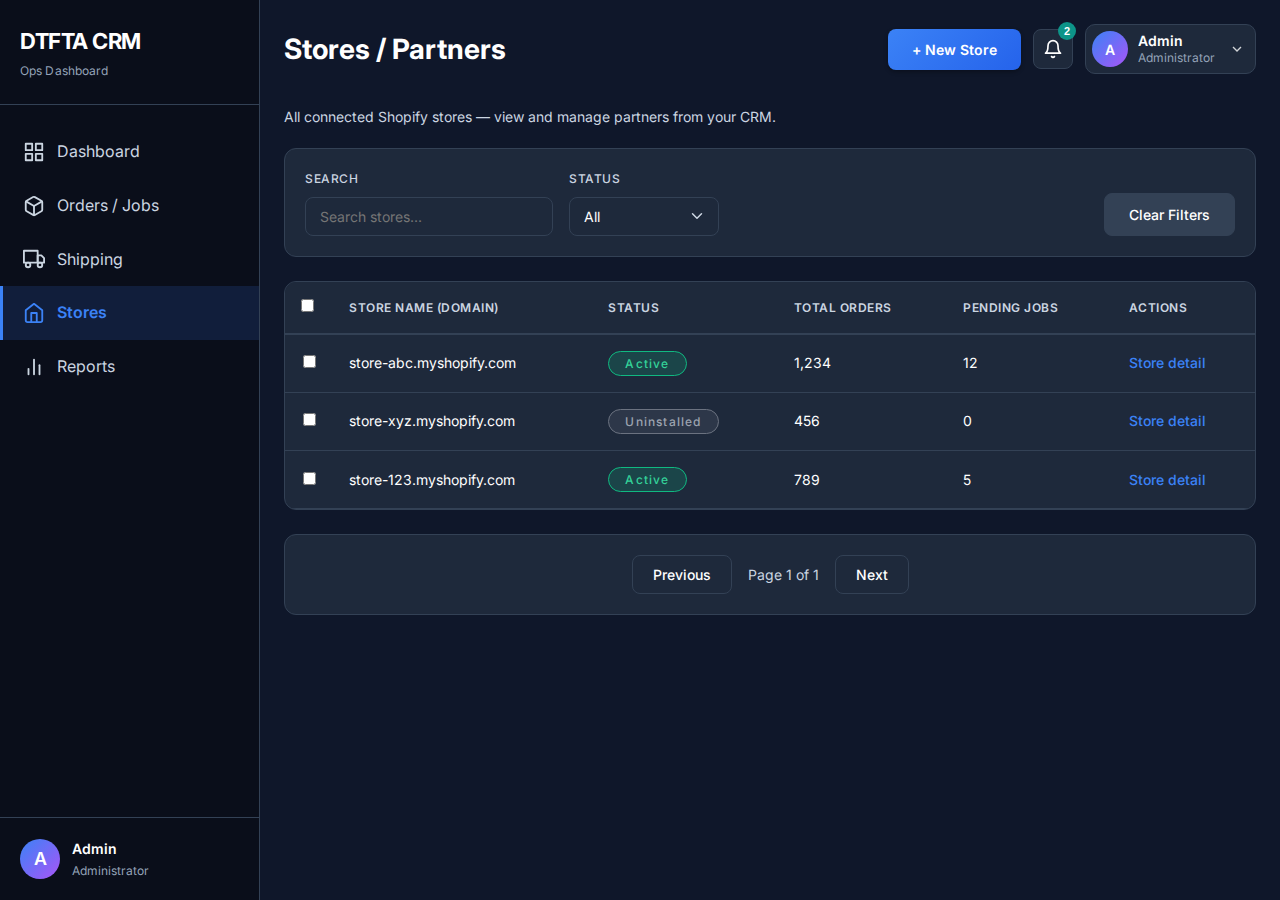
<file: stores.html>
<!DOCTYPE html>
<html lang="en">
<head>
    <meta charset="UTF-8">
    <meta name="viewport" content="width=device-width, initial-scale=1.0">
    <title>DTFTA CRM - Stores</title>
    <link rel="stylesheet" href="assets/css/styles.css">
    <link rel="stylesheet" href="assets/css/responsive.css">
    <link rel="preconnect" href="https://fonts.googleapis.com">
    <link rel="preconnect" href="https://fonts.gstatic.com" crossorigin>
    <link href="https://fonts.googleapis.com/css2?family=Inter:wght@300;400;500;600;700&display=swap" rel="stylesheet">
</head>
<body>
    <div class="container">
        <!-- Sidebar Navigation -->
        <aside class="sidebar">
            <div class="sidebar-header">
                <div class="sidebar-header-content">
                    <h2>DTFTA CRM</h2>
                    <p class="subtitle">Ops Dashboard</p>
                </div>
                <button class="sidebar-close" id="sidebarClose" aria-label="Close sidebar">×</button>
            </div>
            <nav class="nav-menu">
                <a href="index.html" class="nav-item">
                    <span class="nav-icon nav-icon-dashboard" aria-hidden="true"></span>
                    <span>Dashboard</span>
                </a>
                <a href="orders.html" class="nav-item">
                    <span class="nav-icon nav-icon-orders" aria-hidden="true"></span>
                    <span>Orders / Jobs</span>
                </a>
                <a href="shipping.html" class="nav-item">
                    <span class="nav-icon nav-icon-shipping" aria-hidden="true"></span>
                    <span>Shipping</span>
                </a>
                <a href="stores.html" class="nav-item active">
                    <span class="nav-icon nav-icon-stores" aria-hidden="true"></span>
                    <span>Stores</span>
                </a>
                <a href="reports.html" class="nav-item">
                    <span class="nav-icon nav-icon-reports" aria-hidden="true"></span>
                    <span>Reports</span>
                </a>
            </nav>
            <div class="sidebar-footer">
                <div class="user-info">
                    <div class="user-avatar">A</div>
                    <div class="user-details">
                        <p class="user-name">Admin</p>
                        <p class="user-role">Administrator</p>
                    </div>
                </div>
            </div>
        </aside>

        <!-- Mobile Overlay -->
        <div class="sidebar-overlay" id="sidebarOverlay"></div>

        <!-- Main Content -->
        <main class="main-content">
            <header class="page-header">
                <button class="menu-toggle" id="menuToggle" aria-label="Toggle menu">
                    <span></span>
                    <span></span>
                    <span></span>
                </button>
                <h1>Stores / Partners</h1>
                <div class="header-actions">
                    <button class="btn-primary">+ New Store</button>
                    <div class="notification-dropdown">
                    <button type="button" class="btn-icon btn-icon-bell notification-trigger" aria-label="Notifications" aria-expanded="false" aria-haspopup="true">
                        <span class="notification-badge">2</span>
                    </button>
                    <div class="notification-dropdown-menu" hidden>
                        <div class="notification-dropdown-header">
                            <span>Notifications</span>
                            <span class="notification-dropdown-count">2</span>
                        </div>
                        <div class="notification-dropdown-list">
                            <a href="job-detail.html" class="notification-dropdown-item">
                                <span class="notification-item-avatar">E</span>
                                <span class="notification-item-text"><strong>Store ABC</strong> — New order #1234</span>
                            </a>
                            <a href="job-detail.html" class="notification-dropdown-item">
                                <span class="notification-item-avatar">S</span>
                                <span class="notification-item-text"><strong>Job #1230</strong> — Moved to production</span>
                            </a>
                            <a href="job-detail.html" class="notification-dropdown-item">
                                <span class="notification-item-avatar">N</span>
                                <span class="notification-item-text"><strong>Job #1225</strong> — Shipped</span>
                            </a>
                        </div>
                        <a href="notifications.html" class="notification-dropdown-footer">View all notifications</a>
                    </div>
                </div>
                    <div class="user-dropdown">
                        <button class="user-dropdown-trigger" type="button" aria-expanded="false" aria-haspopup="true">
                            <span class="user-avatar-sm">A</span>
                            <span class="user-dropdown-info">
                                <span class="user-dropdown-name">Admin</span>
                                <span class="user-dropdown-plan">Administrator</span>
                            </span>
                            <span class="user-dropdown-chevron" aria-hidden="true"></span>
                        </button>
                        <div class="user-dropdown-menu" hidden>
                            <a href="settings.html" class="user-dropdown-item">
                                <span class="user-dropdown-icon user-dropdown-icon-profile" aria-hidden="true"></span>
                                Profile
                            </a>
                            <button type="button" class="user-dropdown-item user-dropdown-item-logout">
                                <span class="user-dropdown-icon user-dropdown-icon-logout" aria-hidden="true"></span>
                                Log out
                            </button>
                        </div>
                    </div>
                </div>
            </header>

            <p class="stores-intro">All connected Shopify stores — view and manage partners from your CRM.</p>

            <div class="filters-section">
                <div class="filter-group">
                    <label>Search</label>
                    <input type="text" placeholder="Search stores..." class="filter-select">
                </div>
                <div class="filter-group">
                    <label>Status</label>
                    <select class="filter-select">
                        <option>All</option>
                        <option>Active</option>
                        <option>Uninstalled</option>
                    </select>
                </div>
                <div style="flex:1"></div>
                <button class="btn-secondary">Clear Filters</button>
            </div>

            <div class="table-container store-list-table">
                <table class="jobs-table">
                    <thead>
                        <tr>
                            <th class="checkbox-cell"><input type="checkbox" id="selectAllStores" aria-label="Select all stores"></th>
                            <th>Store Name (domain)</th>
                            <th>Status</th>
                            <th>Total Orders</th>
                            <th>Pending Jobs</th>
                            <th>Actions</th>
                        </tr>
                    </thead>
                    <tbody>
                        <tr>
                            <td class="checkbox-cell"><input type="checkbox" class="row-checkbox" aria-label="Select store 1"></td>
                            <td>store-abc.myshopify.com</td>
                            <td><span class="status-badge status-shipped">Active</span></td>
                            <td>1,234</td>
                            <td>12</td>
                            <td><a href="store-detail.html" class="btn-link">Store detail</a></td>
                        </tr>
                        <tr>
                            <td class="checkbox-cell"><input type="checkbox" class="row-checkbox" aria-label="Select store 2"></td>
                            <td>store-xyz.myshopify.com</td>
                            <td><span class="status-badge status-cancelled">Uninstalled</span></td>
                            <td>456</td>
                            <td>0</td>
                            <td><a href="store-detail.html" class="btn-link">Store detail</a></td>
                        </tr>
                        <tr>
                            <td class="checkbox-cell"><input type="checkbox" class="row-checkbox" aria-label="Select store 3"></td>
                            <td>store-123.myshopify.com</td>
                            <td><span class="status-badge status-shipped">Active</span></td>
                            <td>789</td>
                            <td>5</td>
                            <td><a href="store-detail.html" class="btn-link">Store detail</a></td>
                        </tr>
                    </tbody>
                </table>
            </div>

            <div class="pagination">
                <button class="btn-pagination">Previous</button>
                <span class="page-info">Page 1 of 1</span>
                <button class="btn-pagination">Next</button>
            </div>
        </main>
    </div>

    <script src="assets/js/script.js"></script>
</body>
</html>
</file>
<file: assets/css/styles.css>
/* ============================================
   DTFTA CRM - Stylesheet
   Dark Theme with Inter Font
   ============================================ */

* {
    margin: 0;
    padding: 0;
    box-sizing: border-box;
}

:root {
    /* Dark Theme Colors */
    --bg-primary: #0f172a;
    --bg-secondary: #1e293b;
    --bg-tertiary: #334155;
    --bg-card: #1e293b;
    --bg-sidebar: #0a0e1a;

    /* Text Colors */
    --text-primary: #ffffff;
    --text-secondary: #cbd5e1;
    --text-muted: #94a3b8;

    /* Status Colors */
    --status-new: #3b82f6;
    --status-artwork: #f97316;
    --status-production: #a855f7;
    --status-shipped: #10b981;
    --status-cancelled: #6b7280;
    --status-exception: #ef4444;

    /* Accent Colors */
    --accent-blue: #3b82f6;
    --accent-orange: #f97316;
    --accent-purple: #a855f7;
    --accent-green: #10b981;
    --accent-red: #ef4444;

    /* Border & Shadow */
    --border-color: #334155;
    --shadow-sm: 0 2px 4px rgba(0, 0, 0, 0.3);
    --shadow-md: 0 4px 6px rgba(0, 0, 0, 0.4);
    --shadow-lg: 0 10px 15px rgba(0, 0, 0, 0.5);
}

/* Fluid base font sizing: scales between small and large viewports */
html {
    font-size: clamp(14px, 1.2vw + 12px, 18px);
}

body {
    font-family: 'Inter', sans-serif;
    background-color: var(--bg-primary);
    color: var(--text-primary);
    line-height: 1.6;
    overflow-x: hidden;
    max-width: 100vw;
}

.container {
    display: flex;
    min-height: 100vh;
}

/* ============================================
   Sidebar Styles
   ============================================ */

.sidebar {
    width: 260px;
    background-color: var(--bg-sidebar);
    border-right: 1px solid var(--border-color);
    display: flex;
    flex-direction: column;
    position: fixed;
    height: 100vh;
    overflow-y: auto;
    z-index: 1000;
    transition: transform 0.3s ease;
}

.sidebar-overlay {
    display: none;
    position: fixed;
    top: 0;
    left: 0;
    width: 100%;
    height: 100%;
    background-color: rgba(0, 0, 0, 0.7);
    z-index: 999;
    opacity: 0;
    transition: opacity 0.3s ease;
}

.sidebar-overlay.active {
    display: block;
    opacity: 1;
}

.sidebar-header {
    padding: 24px 20px;
    border-bottom: 1px solid var(--border-color);
    display: flex;
    justify-content: space-between;
    align-items: center;
    position: relative;
}

.sidebar-header-content {
    flex: 1;
}

.sidebar-header h2 {
    font-size: 22px;
    font-weight: 700;
    letter-spacing: -0.02em;
    color: var(--text-primary);
    margin-bottom: 2px;
}

.sidebar-close {
    display: none;
    background: transparent;
    border: none;
    color: var(--text-primary);
    font-size: 40px;
    line-height: 1;
    cursor: pointer;
    padding: 0;
    width: 36px;
    height: 36px;
    align-items: center;
    justify-content: center;
    border-radius: 4px;
    transition: background-color 0.3s ease;
    position: absolute;
    top: 25px;
    right: 12px;
    z-index: 1002;
    /* no overflow needed for close button */
}

.sidebar-close:hover {
    background-color: var(--bg-secondary);
}

.subtitle {
    font-size: 12px;
    color: var(--text-muted);
    font-weight: 400;
    letter-spacing: 0.01em;
}

.nav-menu {
    flex: 1;
    padding: 20px 0;
}

.nav-item {
    display: flex;
    align-items: center;
    padding: 14px 20px;
    color: var(--text-secondary);
    text-decoration: none;
    transition: all 0.3s ease;
    border-left: 3px solid transparent;
    font-size: 16px;
}

.nav-item:hover {
    background-color: var(--bg-secondary);
    color: var(--text-primary);
    border-left-color: var(--accent-blue);
}

.nav-item.active {
    background-color: rgba(59, 130, 246, 0.15);
    color: var(--accent-blue);
    border-left-color: var(--accent-blue);
    font-weight: 600;
}

.nav-icon {
    display: inline-block;
    width: 22px;
    height: 22px;
    margin-right: 12px;
    flex-shrink: 0;
    background-color: currentColor;
    -webkit-mask-size: contain;
    mask-size: contain;
    -webkit-mask-repeat: no-repeat;
    mask-repeat: no-repeat;
    -webkit-mask-position: center;
    mask-position: center;
}

.nav-icon-dashboard {
    -webkit-mask-image: url("data:image/svg+xml,%3Csvg xmlns='http://www.w3.org/2000/svg' viewBox='0 0 24 24' fill='none' stroke='black' stroke-width='2' stroke-linecap='round' stroke-linejoin='round'%3E%3Crect x='3' y='3' width='7' height='7'/%3E%3Crect x='14' y='3' width='7' height='7'/%3E%3Crect x='14' y='14' width='7' height='7'/%3E%3Crect x='3' y='14' width='7' height='7'/%3E%3C/svg%3E");
    mask-image: url("data:image/svg+xml,%3Csvg xmlns='http://www.w3.org/2000/svg' viewBox='0 0 24 24' fill='none' stroke='black' stroke-width='2' stroke-linecap='round' stroke-linejoin='round'%3E%3Crect x='3' y='3' width='7' height='7'/%3E%3Crect x='14' y='3' width='7' height='7'/%3E%3Crect x='14' y='14' width='7' height='7'/%3E%3Crect x='3' y='14' width='7' height='7'/%3E%3C/svg%3E");
}

.nav-icon-orders {
    -webkit-mask-image: url("data:image/svg+xml,%3Csvg xmlns='http://www.w3.org/2000/svg' viewBox='0 0 24 24' fill='none' stroke='black' stroke-width='2' stroke-linecap='round' stroke-linejoin='round'%3E%3Cpath d='M21 16V8a2 2 0 0 0-1-1.73l-7-4a2 2 0 0 0-2 0l-7 4A2 2 0 0 0 3 8v8a2 2 0 0 0 1 1.73l7 4a2 2 0 0 0 2 0l7-4A2 2 0 0 0 21 16z'/%3E%3Cpolyline points='3.27 6.96 12 12.01 20.73 6.96'/%3E%3Cline x1='12' y1='22.08' x2='12' y2='12'/%3E%3C/svg%3E");
    mask-image: url("data:image/svg+xml,%3Csvg xmlns='http://www.w3.org/2000/svg' viewBox='0 0 24 24' fill='none' stroke='black' stroke-width='2' stroke-linecap='round' stroke-linejoin='round'%3E%3Cpath d='M21 16V8a2 2 0 0 0-1-1.73l-7-4a2 2 0 0 0-2 0l-7 4A2 2 0 0 0 3 8v8a2 2 0 0 0 1 1.73l7 4a2 2 0 0 0 2 0l7-4A2 2 0 0 0 21 16z'/%3E%3Cpolyline points='3.27 6.96 12 12.01 20.73 6.96'/%3E%3Cline x1='12' y1='22.08' x2='12' y2='12'/%3E%3C/svg%3E");
}

.nav-icon-shipping {
    -webkit-mask-image: url("data:image/svg+xml,%3Csvg xmlns='http://www.w3.org/2000/svg' viewBox='0 0 24 24' fill='none' stroke='black' stroke-width='2' stroke-linecap='round' stroke-linejoin='round'%3E%3Crect x='1' y='3' width='15' height='13'/%3E%3Cpolygon points='16 8 20 8 23 11 23 16 16 16 16 8'/%3E%3Ccircle cx='5.5' cy='18.5' r='2.5'/%3E%3Ccircle cx='18.5' cy='18.5' r='2.5'/%3E%3C/svg%3E");
    mask-image: url("data:image/svg+xml,%3Csvg xmlns='http://www.w3.org/2000/svg' viewBox='0 0 24 24' fill='none' stroke='black' stroke-width='2' stroke-linecap='round' stroke-linejoin='round'%3E%3Crect x='1' y='3' width='15' height='13'/%3E%3Cpolygon points='16 8 20 8 23 11 23 16 16 16 16 8'/%3E%3Ccircle cx='5.5' cy='18.5' r='2.5'/%3E%3Ccircle cx='18.5' cy='18.5' r='2.5'/%3E%3C/svg%3E");
}

.nav-icon-stores {
    -webkit-mask-image: url("data:image/svg+xml,%3Csvg xmlns='http://www.w3.org/2000/svg' viewBox='0 0 24 24' fill='none' stroke='black' stroke-width='2' stroke-linecap='round' stroke-linejoin='round'%3E%3Cpath d='M3 9l9-7 9 7v11a2 2 0 0 1-2 2H5a2 2 0 0 1-2-2z'/%3E%3Cpolyline points='9 22 9 12 15 12 15 22'/%3E%3C/svg%3E");
    mask-image: url("data:image/svg+xml,%3Csvg xmlns='http://www.w3.org/2000/svg' viewBox='0 0 24 24' fill='none' stroke='black' stroke-width='2' stroke-linecap='round' stroke-linejoin='round'%3E%3Cpath d='M3 9l9-7 9 7v11a2 2 0 0 1-2 2H5a2 2 0 0 1-2-2z'/%3E%3Cpolyline points='9 22 9 12 15 12 15 22'/%3E%3C/svg%3E");
}

.nav-icon-reports {
    -webkit-mask-image: url("data:image/svg+xml,%3Csvg xmlns='http://www.w3.org/2000/svg' viewBox='0 0 24 24' fill='none' stroke='black' stroke-width='2' stroke-linecap='round' stroke-linejoin='round'%3E%3Cline x1='18' y1='20' x2='18' y2='10'/%3E%3Cline x1='12' y1='20' x2='12' y2='4'/%3E%3Cline x1='6' y1='20' x2='6' y2='14'/%3E%3C/svg%3E");
    mask-image: url("data:image/svg+xml,%3Csvg xmlns='http://www.w3.org/2000/svg' viewBox='0 0 24 24' fill='none' stroke='black' stroke-width='2' stroke-linecap='round' stroke-linejoin='round'%3E%3Cline x1='18' y1='20' x2='18' y2='10'/%3E%3Cline x1='12' y1='20' x2='12' y2='4'/%3E%3Cline x1='6' y1='20' x2='6' y2='14'/%3E%3C/svg%3E");
}

.sidebar-footer {
    padding: 20px;
    border-top: 1px solid var(--border-color);
}

.user-info {
    display: flex;
    align-items: center;
}

.user-avatar {
    width: 40px;
    height: 40px;
    border-radius: 50%;
    background: linear-gradient(135deg, var(--accent-blue), var(--accent-purple));
    display: flex;
    align-items: center;
    justify-content: center;
    font-weight: 600;
    margin-right: 12px;
}

.user-name {
    font-weight: 600;
    font-size: 14px;
    color: var(--text-primary);
}

.user-role {
    font-size: 12px;
    color: var(--text-muted);
}

/* ============================================
   Main Content Styles
   ============================================ */

.main-content {
    flex: 1;
    margin-left: 260px;
    padding: 24px;
    background-color: var(--bg-primary);
    min-height: 100vh;
}

.page-header {
    display: flex;
    justify-content: space-between;
    align-items: center;
    margin-bottom: 32px;
    gap: 16px;
}

.menu-toggle {
    display: none;
    flex-direction: column;
    justify-content: space-around;
    width: 32px;
    height: 32px;
    background: transparent;
    border: none;
    cursor: pointer;
    padding: 0;
    z-index: 1001;
    position: relative;
}

.menu-toggle span {
    width: 100%;
    height: 3px;
    background-color: var(--text-primary);
    border-radius: 3px;
    transition: all 0.3s ease;
    transform-origin: center;
}

.menu-toggle.active span:nth-child(1) {
    transform: rotate(45deg) translate(8px, 8px);
}

.menu-toggle.active span:nth-child(2) {
    opacity: 0;
}

.menu-toggle.active span:nth-child(3) {
    transform: rotate(-45deg) translate(8px, -8px);
}

/* (menu-toggle hide on small screens moved to responsive.css) */

.page-header h1 {
    font-size: 28px;
    font-weight: 700;
    color: var(--text-primary);
}

.header-actions {
    display: flex;
    align-items: center;
    gap: 12px;
}

.back-link {
    color: var(--text-secondary);
    text-decoration: none;
    font-size: 14px;
    margin-bottom: 8px;
    display: inline-block;
    transition: color 0.3s ease;
}

.back-link:hover {
    color: var(--text-primary);
}

/* ============================================
   Button Styles
   ============================================ */

.btn-primary {
    background: linear-gradient(135deg, var(--accent-blue), #2563eb);
    color: white;
    border: none;
    padding: 12px 24px;
    border-radius: 8px;
    font-family: 'Inter', sans-serif;
    font-weight: 600;
    font-size: 14px;
    cursor: pointer;
    transition: all 0.3s ease;
    box-shadow: var(--shadow-sm);
    display: inline-block;
    text-decoration: none;
}

.btn-primary:hover {
    transform: translateY(-2px);
    box-shadow: var(--shadow-md);
}

.btn-secondary {
    background-color: var(--bg-tertiary);
    color: var(--text-primary);
    border: 1px solid var(--border-color);
    padding: 12px 24px;
    border-radius: 8px;
    font-family: 'Inter', sans-serif;
    font-weight: 500;
    font-size: 14px;
    cursor: pointer;
    transition: all 0.3s ease;
    display: inline-block;
    text-decoration: none;
}

.btn-secondary:hover {
    background-color: var(--bg-card);
    border-color: var(--accent-blue);
}

.btn-warning {
    background: linear-gradient(135deg, var(--accent-orange), #ea580c);
    color: white;
    border: none;
    padding: 12px 24px;
    border-radius: 8px;
    font-family: 'Inter', sans-serif;
    font-weight: 600;
    font-size: 14px;
    cursor: pointer;
    transition: all 0.3s ease;
    box-shadow: var(--shadow-sm);
}

.btn-warning:hover {
    transform: translateY(-2px);
    box-shadow: var(--shadow-md);
}

.btn-danger {
    background: linear-gradient(135deg, var(--accent-red), #dc2626);
    color: white;
    border: none;
    padding: 12px 24px;
    border-radius: 8px;
    font-family: 'Inter', sans-serif;
    font-weight: 600;
    font-size: 14px;
    cursor: pointer;
    transition: all 0.3s ease;
    box-shadow: var(--shadow-sm);
}

.btn-danger:hover {
    transform: translateY(-2px);
    box-shadow: var(--shadow-md);
}

.btn-icon {
    background-color: var(--bg-secondary);
    border: 1px solid var(--border-color);
    color: var(--text-primary);
    width: 40px;
    height: 40px;
    border-radius: 8px;
    cursor: pointer;
    font-size: 0;
    display: flex;
    align-items: center;
    justify-content: center;
    transition: all 0.3s ease;
}

.btn-icon::before {
    content: '';
    display: block;
    width: 20px;
    height: 20px;
    background-color: currentColor;
    -webkit-mask-size: contain;
    mask-size: contain;
    -webkit-mask-repeat: no-repeat;
    mask-repeat: no-repeat;
    -webkit-mask-position: center;
    mask-position: center;
}

.btn-icon-bell::before {
    -webkit-mask-image: url("data:image/svg+xml,%3Csvg xmlns='http://www.w3.org/2000/svg' viewBox='0 0 24 24' fill='none' stroke='black' stroke-width='2' stroke-linecap='round' stroke-linejoin='round'%3E%3Cpath d='M18 8A6 6 0 0 0 6 8c0 7-3 9-3 9h18s-3-2-3-9'/%3E%3Cpath d='M13.73 21a2 2 0 0 1-3.46 0'/%3E%3C/svg%3E");
    mask-image: url("data:image/svg+xml,%3Csvg xmlns='http://www.w3.org/2000/svg' viewBox='0 0 24 24' fill='none' stroke='black' stroke-width='2' stroke-linecap='round' stroke-linejoin='round'%3E%3Cpath d='M18 8A6 6 0 0 0 6 8c0 7-3 9-3 9h18s-3-2-3-9'/%3E%3Cpath d='M13.73 21a2 2 0 0 1-3.46 0'/%3E%3C/svg%3E");
}

.btn-icon-settings::before {
    -webkit-mask-image: url("data:image/svg+xml,%3Csvg xmlns='http://www.w3.org/2000/svg' viewBox='0 0 24 24' fill='none' stroke='black' stroke-width='2' stroke-linecap='round' stroke-linejoin='round'%3E%3Ccircle cx='12' cy='12' r='3'/%3E%3Cpath d='M19.4 15a1.65 1.65 0 0 0 .33 1.82l.06.06a2 2 0 0 1 0 2.83 2 2 0 0 1-2.83 0l-.06-.06a1.65 1.65 0 0 0-1.82-.33 1.65 1.65 0 0 0-1 1.51V21a2 2 0 0 1-2 2 2 2 0 0 1-2-2v-.09A1.65 1.65 0 0 0 9 19.4a1.65 1.65 0 0 0-1.82.33l-.06.06a2 2 0 0 1-2.83 0 2 2 0 0 1 0-2.83l.06-.06a1.65 1.65 0 0 0 .33-1.82 1.65 1.65 0 0 0-1.51-1H3a2 2 0 0 1-2-2 2 2 0 0 1 2-2h.09A1.65 1.65 0 0 0 4.6 9a1.65 1.65 0 0 0-.33-1.82l-.06-.06a2 2 0 0 1 0-2.83 2 2 0 0 1 2.83 0l.06.06a1.65 1.65 0 0 0 1.82.33H9a1.65 1.65 0 0 0 1-1.51V3a2 2 0 0 1 2-2 2 2 0 0 1 2 2v.09a1.65 1.65 0 0 0 1 1.51 1.65 1.65 0 0 0 1.82-.33l.06-.06a2 2 0 0 1 2.83 0 2 2 0 0 1 0 2.83l-.06.06a1.65 1.65 0 0 0-.33 1.82V9a1.65 1.65 0 0 0 1.51 1H21a2 2 0 0 1 2 2 2 2 0 0 1-2 2h-.09a1.65 1.65 0 0 0-1.51 1z'/%3E%3C/svg%3E");
    mask-image: url("data:image/svg+xml,%3Csvg xmlns='http://www.w3.org/2000/svg' viewBox='0 0 24 24' fill='none' stroke='black' stroke-width='2' stroke-linecap='round' stroke-linejoin='round'%3E%3Ccircle cx='12' cy='12' r='3'/%3E%3Cpath d='M19.4 15a1.65 1.65 0 0 0 .33 1.82l.06.06a2 2 0 0 1 0 2.83 2 2 0 0 1-2.83 0l-.06-.06a1.65 1.65 0 0 0-1.82-.33 1.65 1.65 0 0 0-1 1.51V21a2 2 0 0 1-2 2 2 2 0 0 1-2-2v-.09A1.65 1.65 0 0 0 9 19.4a1.65 1.65 0 0 0-1.82.33l-.06.06a2 2 0 0 1-2.83 0 2 2 0 0 1 0-2.83l.06-.06a1.65 1.65 0 0 0 .33-1.82 1.65 1.65 0 0 0-1.51-1H3a2 2 0 0 1-2-2 2 2 0 0 1 2-2h.09A1.65 1.65 0 0 0 4.6 9a1.65 1.65 0 0 0-.33-1.82l-.06-.06a2 2 0 0 1 0-2.83 2 2 0 0 1 2.83 0l.06.06a1.65 1.65 0 0 0 1.82.33H9a1.65 1.65 0 0 0 1-1.51V3a2 2 0 0 1 2-2 2 2 0 0 1 2 2v.09a1.65 1.65 0 0 0 1 1.51 1.65 1.65 0 0 0 1.82-.33l.06-.06a2 2 0 0 1 2.83 0 2 2 0 0 1 0 2.83l-.06.06a1.65 1.65 0 0 0-.33 1.82V9a1.65 1.65 0 0 0 1.51 1H21a2 2 0 0 1 2 2 2 2 0 0 1-2 2h-.09a1.65 1.65 0 0 0-1.51 1z'/%3E%3C/svg%3E");
}

.btn-icon:hover {
    background-color: var(--bg-tertiary);
    border-color: var(--accent-blue);
}

.btn-link {
    color: var(--accent-blue);
    text-decoration: none;
    font-weight: 500;
    transition: color 0.3s ease;
}

.btn-link:hover {
    color: #60a5fa;
    text-decoration: underline;
}

/* ============================================
   Dashboard Cards
   ============================================ */

.cards-grid {
    display: grid;
    grid-template-columns: repeat(auto-fit, minmax(240px, 1fr));
    gap: 20px;
    margin-bottom: 32px;
}

.card {
    background-color: var(--bg-card);
    border-radius: 12px;
    padding: 24px;
    display: flex;
    align-items: center;
    gap: 20px;
    box-shadow: var(--shadow-md);
    border: 1px solid var(--border-color);
    transition: all 0.3s ease;
}

.card:hover {
    transform: translateY(-4px);
    box-shadow: var(--shadow-lg);
}

.card-icon {
    font-size: 0;
    width: 60px;
    height: 60px;
    display: flex;
    align-items: center;
    justify-content: center;
    border-radius: 12px;
    flex-shrink: 0;
    position: relative;
}

.card-icon::before {
    content: '';
    display: block;
    width: 32px;
    height: 32px;
    background-color: rgba(255, 255, 255, 0.95);
    -webkit-mask-size: contain;
    mask-size: contain;
    -webkit-mask-repeat: no-repeat;
    mask-repeat: no-repeat;
    -webkit-mask-position: center;
    mask-position: center;
}

.card-icon-clipboard::before {
    -webkit-mask-image: url("data:image/svg+xml,%3Csvg xmlns='http://www.w3.org/2000/svg' viewBox='0 0 24 24' fill='none' stroke='black' stroke-width='2'%3E%3Cpath d='M16 4h2a2 2 0 0 1 2 2v14a2 2 0 0 1-2 2H6a2 2 0 0 1-2-2V6a2 2 0 0 1 2-2h2'/%3E%3Crect x='8' y='2' width='8' height='4' rx='1' ry='1'/%3E%3C/svg%3E");
    mask-image: url("data:image/svg+xml,%3Csvg xmlns='http://www.w3.org/2000/svg' viewBox='0 0 24 24' fill='none' stroke='black' stroke-width='2'%3E%3Cpath d='M16 4h2a2 2 0 0 1 2 2v14a2 2 0 0 1-2 2H6a2 2 0 0 1-2-2V6a2 2 0 0 1 2-2h2'/%3E%3Crect x='8' y='2' width='8' height='4' rx='1' ry='1'/%3E%3C/svg%3E");
}

.card-icon-clock::before {
    -webkit-mask-image: url("data:image/svg+xml,%3Csvg xmlns='http://www.w3.org/2000/svg' viewBox='0 0 24 24' fill='none' stroke='black' stroke-width='2'%3E%3Ccircle cx='12' cy='12' r='10'/%3E%3Cpolyline points='12 6 12 12 16 14'/%3E%3C/svg%3E");
    mask-image: url("data:image/svg+xml,%3Csvg xmlns='http://www.w3.org/2000/svg' viewBox='0 0 24 24' fill='none' stroke='black' stroke-width='2'%3E%3Ccircle cx='12' cy='12' r='10'/%3E%3Cpolyline points='12 6 12 12 16 14'/%3E%3C/svg%3E");
}

.card-icon-factory::before {
    -webkit-mask-image: url("data:image/svg+xml,%3Csvg xmlns='http://www.w3.org/2000/svg' viewBox='0 0 24 24' fill='none' stroke='black' stroke-width='2'%3E%3Crect x='2' y='20' width='20' height='2'/%3E%3Cpath d='M4 20V10l8-4 8 4v10'/%3E%3Cpath d='M8 20V14l4-2 4 2v6'/%3E%3C/svg%3E");
    mask-image: url("data:image/svg+xml,%3Csvg xmlns='http://www.w3.org/2000/svg' viewBox='0 0 24 24' fill='none' stroke='black' stroke-width='2'%3E%3Crect x='2' y='20' width='20' height='2'/%3E%3Cpath d='M4 20V10l8-4 8 4v10'/%3E%3Cpath d='M8 20V14l4-2 4 2v6'/%3E%3C/svg%3E");
}

.card-icon-check::before {
    -webkit-mask-image: url("data:image/svg+xml,%3Csvg xmlns='http://www.w3.org/2000/svg' viewBox='0 0 24 24' fill='none' stroke='black' stroke-width='2'%3E%3Cpath d='M22 11.08V12a10 10 0 1 1-5.93-9.14'/%3E%3Cpolyline points='22 4 12 14.01 9 11.01'/%3E%3C/svg%3E");
    mask-image: url("data:image/svg+xml,%3Csvg xmlns='http://www.w3.org/2000/svg' viewBox='0 0 24 24' fill='none' stroke='black' stroke-width='2'%3E%3Cpath d='M22 11.08V12a10 10 0 1 1-5.93-9.14'/%3E%3Cpolyline points='22 4 12 14.01 9 11.01'/%3E%3C/svg%3E");
}

.card-icon-alert::before {
    -webkit-mask-image: url("data:image/svg+xml,%3Csvg xmlns='http://www.w3.org/2000/svg' viewBox='0 0 24 24' fill='none' stroke='black' stroke-width='2'%3E%3Cpath d='M10.29 3.86L1.82 18a2 2 0 0 0 1.71 3h16.94a2 2 0 0 0 1.71-3L13.71 3.86a2 2 0 0 0-3.42 0z'/%3E%3Cline x1='12' y1='9' x2='12' y2='13'/%3E%3Cline x1='12' y1='17' x2='12.01' y2='17'/%3E%3C/svg%3E");
    mask-image: url("data:image/svg+xml,%3Csvg xmlns='http://www.w3.org/2000/svg' viewBox='0 0 24 24' fill='none' stroke='black' stroke-width='2'%3E%3Cpath d='M10.29 3.86L1.82 18a2 2 0 0 0 1.71 3h16.94a2 2 0 0 0 1.71-3L13.71 3.86a2 2 0 0 0-3.42 0z'/%3E%3Cline x1='12' y1='9' x2='12' y2='13'/%3E%3Cline x1='12' y1='17' x2='12.01' y2='17'/%3E%3C/svg%3E");
}

.card-icon-store::before {
    -webkit-mask-image: url("data:image/svg+xml,%3Csvg xmlns='http://www.w3.org/2000/svg' viewBox='0 0 24 24' fill='none' stroke='black' stroke-width='2'%3E%3Cpath d='M3 9l9-7 9 7v11a2 2 0 0 1-2 2H5a2 2 0 0 1-2-2z'/%3E%3Cpolyline points='9 22 9 12 15 12 15 22'/%3E%3C/svg%3E");
    mask-image: url("data:image/svg+xml,%3Csvg xmlns='http://www.w3.org/2000/svg' viewBox='0 0 24 24' fill='none' stroke='black' stroke-width='2'%3E%3Cpath d='M3 9l9-7 9 7v11a2 2 0 0 1-2 2H5a2 2 0 0 1-2-2z'/%3E%3Cpolyline points='9 22 9 12 15 12 15 22'/%3E%3C/svg%3E");
}

.card-blue .card-icon {
    background: linear-gradient(135deg, rgba(59, 130, 246, 0.2), rgba(59, 130, 246, 0.1));
}

.card-orange .card-icon {
    background: linear-gradient(135deg, rgba(249, 115, 22, 0.2), rgba(249, 115, 22, 0.1));
}

.card-purple .card-icon {
    background: linear-gradient(135deg, rgba(168, 85, 247, 0.2), rgba(168, 85, 247, 0.1));
}

.card-green .card-icon {
    background: linear-gradient(135deg, rgba(16, 185, 129, 0.2), rgba(16, 185, 129, 0.1));
}

.card-red .card-icon {
    background: linear-gradient(135deg, rgba(239, 68, 68, 0.2), rgba(239, 68, 68, 0.1));
}

.card-content h3 {
    font-size: 14px;
    font-weight: 500;
    color: var(--text-secondary);
    margin-bottom: 8px;
}

.card-value {
    font-size: 32px;
    font-weight: 700;
    color: var(--text-primary);
    margin-bottom: 4px;
}

.card-value.counter {
    /* preserve existing sizing but enable animation styles */
    display: inline-block;
    will-change: transform, color;
    transition: transform 0.28s ease, color 0.28s ease;
}

.card-value.counter.animate {
    transform: translateY(-6px);
    color: #ffffff;
}

.card-subtitle {
    font-size: 12px;
    color: var(--text-muted);
}

/* ============================================
   Charts Section
   ============================================ */

.charts-grid {
    display: grid;
    grid-template-columns: repeat(auto-fit, minmax(350px, 1fr));
    gap: 24px;
    margin-bottom: 32px;
}

.chart-card {
    background-color: var(--bg-card);
    border-radius: 12px;
    padding: 24px;
    box-shadow: var(--shadow-md);
    border: 1px solid var(--border-color);
}

.chart-card h3 {
    font-size: 18px;
    font-weight: 600;
    margin-bottom: 20px;
    color: var(--text-primary);
}

.chart-card canvas {
    max-height: 300px;
}

/* Prevent media and tables from causing horizontal overflow */
img,
canvas,
iframe,
embed,
object,
table {
    max-width: 100%;
    box-sizing: border-box;
}

/* Ensure main content does not exceed viewport width when sidebar present */
.main-content {
    width: 100%;
    box-sizing: border-box;
    overflow-x: hidden;
}

/* ============================================
   Activity Section
   ============================================ */

.activity-section {
    background-color: var(--bg-card);
    border-radius: 12px;
    padding: 24px;
    box-shadow: var(--shadow-md);
    border: 1px solid var(--border-color);
}

.activity-section h2 {
    font-size: 20px;
    font-weight: 600;
    margin-bottom: 20px;
    color: var(--text-primary);
}

.activity-list {
    display: flex;
    flex-direction: column;
    gap: 16px;
}

.activity-item {
    display: flex;
    align-items: center;
    gap: 16px;
    padding: 16px;
    background-color: var(--bg-secondary);
    border-radius: 8px;
    border: 1px solid var(--border-color);
}

.activity-icon {
    width: 40px;
    height: 40px;
    border-radius: 50%;
    display: flex;
    align-items: center;
    justify-content: center;
    font-weight: 700;
    font-size: 14px;
    flex-shrink: 0;
}

.activity-icon.status-new {
    background-color: var(--status-new);
    color: white;
}

.activity-icon.status-production {
    background-color: var(--status-production);
    color: white;
}

.activity-icon.status-shipped {
    background-color: var(--status-shipped);
    color: white;
}

.activity-icon.status-exception {
    background-color: var(--status-exception);
    color: white;
}

.activity-content {
    flex: 1;
}

.activity-content p {
    color: var(--text-primary);
    margin-bottom: 4px;
}

.activity-time {
    font-size: 12px;
    color: var(--text-muted);
}

/* ============================================
   Filters Section
   ============================================ */

.filters-section {
    display: flex;
    flex-wrap: wrap;
    gap: 16px;
    margin-bottom: 24px;
    padding: 20px;
    align-items: end;
    background-color: var(--bg-card);
    border-radius: 12px;
    border: 1px solid var(--border-color);
}

.filter-group {
    display: flex;
    flex-direction: column;
    gap: 8px;
    min-width: 150px;
}

.filter-group label {
    font-size: 12px;
    font-weight: 500;
    color: var(--text-secondary);
    text-transform: uppercase;
    letter-spacing: 0.5px;
}

.filter-select {
    background-color: var(--bg-secondary);
    border: 1px solid var(--border-color);
    color: var(--text-primary);
    padding: 10px 14px;
    border-radius: 8px;
    font-family: 'Inter', sans-serif;
    font-size: 14px;
    cursor: pointer;
    transition: all 0.3s ease;
}

/* Custom chevron-down icon for all select boxes */
select,
select.filter-select {
    appearance: none;
    -webkit-appearance: none;
    -moz-appearance: none;
    background-image: url("data:image/svg+xml,%3Csvg xmlns='http://www.w3.org/2000/svg' viewBox='0 0 24 24' fill='none' stroke='%23cbd5e1' stroke-width='2' stroke-linecap='round' stroke-linejoin='round'%3E%3Cpolyline points='6 9 12 15 18 9'/%3E%3C/svg%3E");
    background-repeat: no-repeat;
    background-position: right 12px center;
    background-size: 18px;
    padding-right: 42px;
}

select:focus,
select.filter-select:focus {
    background-image: url("data:image/svg+xml,%3Csvg xmlns='http://www.w3.org/2000/svg' viewBox='0 0 24 24' fill='none' stroke='%23cbd5e1' stroke-width='2' stroke-linecap='round' stroke-linejoin='round'%3E%3Cpolyline points='6 9 12 15 18 9'/%3E%3C/svg%3E");
}

.filter-select:hover {
    border-color: var(--accent-blue);
}

.filter-select:focus {
    outline: none;
    border-color: var(--accent-blue);
    box-shadow: 0 0 0 3px rgba(59, 130, 246, 0.1);
}

/* ============================================
   Table Styles
   ============================================ */

.table-container {
    background-color: var(--bg-card);
    border-radius: 12px;
    overflow: hidden;
    border: 1px solid var(--border-color);
    overflow-x: auto;
}

.jobs-table {
    width: 100%;
    border-collapse: collapse;
}

.jobs-table thead {
    background-color: var(--bg-secondary);
}

.jobs-table th {
    padding: 16px;
    text-align: left;
    font-weight: 600;
    font-size: 12px;
    text-transform: uppercase;
    letter-spacing: 0.5px;
    color: var(--text-secondary);
    border-bottom: 2px solid var(--border-color);
}

.jobs-table td {
    padding: 16px;
    border-bottom: 1px solid var(--border-color);
    color: var(--text-primary);
    font-size: 14px;
}

/* Checkbox column styling for tables */
.checkbox-cell {
    width: 48px;
    text-align: center;
    vertical-align: middle;
    padding: 12px;
}

.checkbox-cell input[type=\"checkbox\"] {
    width: 18px;
    height: 18px;
    cursor: pointer;
}

.jobs-table tbody tr {
    transition: background-color 0.3s ease;
}

.jobs-table tbody tr:hover {
    background-color: var(--bg-secondary);
}

/* ============================================
   Status Badges
   ============================================ */

.status-badge {
    display: inline-block;
    padding: 2px 16px;
    border-radius: 6px;
    font-size: 12px;
    font-weight: 600;
    text-transform: capitalize;
    letter-spacing: 0.5px;
}

.status-badge.status-new {
    background-color: rgba(59, 130, 246, 0.2);
    color: #60a5fa;
    border: 1px solid var(--status-new);
}

.status-badge.status-artwork {
    background-color: rgba(249, 115, 22, 0.2);
    color: #fb923c;
    border: 1px solid var(--status-artwork);
}

.status-badge.status-production {
    background-color: rgba(168, 85, 247, 0.2);
    color: #c084fc;
    border: 1px solid var(--status-production);
}

.status-badge.status-shipped {
    background-color: rgba(16, 185, 129, 0.2);
    color: #34d399;
    border: 1px solid var(--status-shipped);
}

.status-badge.status-cancelled {
    background-color: rgba(107, 114, 128, 0.2);
    color: #9ca3af;
    border: 1px solid var(--status-cancelled);
}

.status-badge.status-exception {
    background-color: rgba(239, 68, 68, 0.2);
    color: #f87171;
    border: 1px solid var(--status-exception);
}

.status-badge.large {
    padding: 12px 24px;
    font-size: 16px;
}

/* ============================================
   Pagination
   ============================================ */

.pagination {
    display: flex;
    justify-content: center;
    align-items: center;
    gap: 16px;
    margin-top: 24px;
    padding: 20px;
    background-color: var(--bg-card);
    border-radius: 12px;
    border: 1px solid var(--border-color);
}

.btn-pagination {
    background-color: var(--bg-secondary);
    border: 1px solid var(--border-color);
    color: var(--text-primary);
    padding: 10px 20px;
    border-radius: 8px;
    font-family: 'Inter', sans-serif;
    font-weight: 500;
    font-size: 14px;
    cursor: pointer;
    transition: all 0.3s ease;
}

.btn-pagination:hover {
    background-color: var(--bg-tertiary);
    border-color: var(--accent-blue);
}

.page-info {
    color: var(--text-secondary);
    font-size: 14px;
}

/* ============================================
   Job Detail Styles
   ============================================ */

.job-header {
    display: flex;
    justify-content: space-between;
    align-items: flex-start;
    margin-bottom: 32px;
    padding: 24px;
    background-color: var(--bg-card);
    border-radius: 12px;
    border: 1px solid var(--border-color);
}

.job-header-info h2 {
    font-size: 24px;
    font-weight: 700;
    margin-bottom: 12px;
    color: var(--text-primary);
}

.job-header-info p {
    color: var(--text-secondary);
    margin-bottom: 8px;
    font-size: 14px;
}

.job-status-large {
    display: flex;
    align-items: center;
}

/* ============================================
   Stepper Styles
   ============================================ */

.stepper-container {
    margin-bottom: 32px;
    padding: 24px;
    background-color: var(--bg-card);
    border-radius: 12px;
    border: 1px solid var(--border-color);
}

.stepper {
    display: flex;
    align-items: center;
    justify-content: space-between;
    position: relative;
}

.stepper-step {
    display: flex;
    flex-direction: column;
    align-items: center;
    flex: 1;
    position: relative;
}

.stepper-circle {
    width: 50px;
    height: 50px;
    border-radius: 50%;
    background-color: var(--bg-secondary);
    border: 3px solid var(--border-color);
    display: flex;
    align-items: center;
    justify-content: center;
    font-weight: 700;
    font-size: 18px;
    color: var(--text-muted);
    z-index: 2;
    transition: all 0.3s ease;
}

.stepper-step.completed .stepper-circle {
    background-color: var(--status-shipped);
    border-color: var(--status-shipped);
    color: white;
}

.stepper-step.active .stepper-circle {
    background-color: var(--status-production);
    border-color: var(--status-production);
    color: white;
    box-shadow: 0 0 0 8px rgba(168, 85, 247, 0.1);
}

.stepper-label {
    margin-top: 12px;
    font-size: 12px;
    font-weight: 600;
    color: var(--text-secondary);
    text-align: center;
}

.stepper-step.completed .stepper-label,
.stepper-step.active .stepper-label {
    color: var(--text-primary);
}

.stepper-line {
    flex: 1;
    height: 3px;
    background-color: var(--border-color);
    margin: 0 10px;
    margin-top: -25px;
    z-index: 1;
}

.stepper-step.completed+.stepper-line {
    background-color: var(--status-shipped);
}

/* ============================================
   Job Details Grid
   ============================================ */

.job-details-grid {
    display: grid;
    grid-template-columns: repeat(auto-fit, minmax(300px, 1fr));
    gap: 24px;
    margin-bottom: 32px;
}

.detail-card {
    background-color: var(--bg-card);
    border-radius: 12px;
    padding: 24px;
    border: 1px solid var(--border-color);
    box-shadow: var(--shadow-sm);
}

.detail-card h3 {
    font-size: 18px;
    font-weight: 600;
    margin-bottom: 20px;
    color: var(--text-primary);
    border-bottom: 2px solid var(--border-color);
    padding-bottom: 12px;
}

.detail-item {
    display: flex;
    justify-content: space-between;
    align-items: flex-start;
    margin-bottom: 16px;
    padding-bottom: 16px;
    border-bottom: 1px solid var(--border-color);
}

.detail-item:last-child {
    border-bottom: none;
    margin-bottom: 0;
    padding-bottom: 0;
}

.detail-label {
    font-weight: 500;
    color: var(--text-secondary);
    font-size: 14px;
}

.detail-value {
    font-weight: 600;
    color: var(--text-primary);
    font-size: 14px;
    text-align: right;
}

.artwork-preview {
    display: flex;
    flex-direction: column;
    gap: 12px;
    align-items: center;
}

.artwork-preview img {
    width: 100%;
    max-width: 200px;
    border-radius: 8px;
    border: 2px solid var(--border-color);
}

/* ============================================
   Action Buttons Section
   ============================================ */

.action-buttons-section {
    display: flex;
    gap: 16px;
    flex-wrap: wrap;
    margin-bottom: 24px;
    padding: 24px;
    background-color: var(--bg-card);
    border-radius: 12px;
    border: 1px solid var(--border-color);
}

/* ============================================
   Exception Section
   ============================================ */

.exception-section {
    margin-bottom: 24px;
}

.exception-card {
    background: linear-gradient(135deg, rgba(239, 68, 68, 0.1), rgba(239, 68, 68, 0.05));
    border: 2px solid var(--status-exception);
    border-radius: 12px;
    padding: 24px;
}

.exception-card h3 {
    font-size: 18px;
    font-weight: 600;
    margin-bottom: 16px;
    color: var(--status-exception);
}

.exception-content p {
    color: var(--text-primary);
    margin-bottom: 8px;
    font-size: 14px;
}

/* ============================================
   Leads board CSS
   ============================================ */
.leads-board {
    display: flex;
    gap: 20px;
    align-items: flex-start;
    margin-top: 16px;
    height: calc(100vh - 250px);
}

.lead-column {
    flex: 1;
    padding: 10px;
    border: 1px solid var(--border-color);
    border-radius: 12px;
    display: flex;
    flex-direction: column;
    height: 100%;
}

.lead-column-header {
    display: flex;
    justify-content: space-between;
    align-items: center;
    margin-bottom: 12px;
}

.lead-column-header h3 {
    font-size: 14px;
    color: var(--text-secondary);
    margin: 0;
}

.lead-column-header .btn-secondary {
    padding: 0;
    width: 32px;
    height: 32px;
    min-width: 32px;
    min-height: 32px;
    display: inline-flex;
    align-items: center;
    justify-content: center;
    border-radius: 6px;
}

.lead-column-body {
    display: flex;
    flex-direction: column;
    gap: 12px;
    overflow-y: auto;
    padding-right: 6px;
    flex: 1;
}


.lead-column-body::-webkit-scrollbar {
    width: 6px;
}

.lead-column-body::-webkit-scrollbar-thumb {
    background: rgba(255, 255, 255, 0.15);
    border-radius: 10px;
}

.lead-card {
    background-color: var(--bg-secondary);
    padding: 14px;
    border-radius: 8px;
    border: 1px solid var(--border-color);
}

.lead-card-header {
    display: flex;
    justify-content: space-between;
    align-items: center;
    margin-bottom: 15px;
}

.lead-card-info {
    display: flex;
    gap: 10px;
    align-items: center;
}

.lead-avatar {
    width: 40px;
    height: 40px;
    border-radius: 50%;
    display: flex;
    align-items: center;
    justify-content: center;
    font-weight: 700;
    color: #fff;
    flex-shrink: 0;
    font-size: 14px;
    line-height: 1;
}

.avatar-blue {
    background: linear-gradient(135deg, var(--accent-blue), var(--accent-purple));
}

.avatar-orange {
    background: linear-gradient(135deg, #f97316, #fb923c);
}

.avatar-green {
    background: linear-gradient(135deg, #10b981, #34d399);
}

.avatar-purple {
    background: linear-gradient(135deg, #a855f7, #7c3aed);
}

.avatar-teal {
    background: linear-gradient(135deg, #10b981, #059669);
}

.lead-name {
    font-weight: 700;
    color: var(--text-primary);
}

.lead-company {
    font-size: 12px;
    color: var(--text-muted);
}

.lead-time {
    font-size: 12px;
    color: var(--text-muted);
}

.lead-description {
    color: var(--text-primary);
    margin-bottom: 15px;
    line-height: 1.35;
    font-size: 12px;
}

.lead-tags {
    display: flex;
    gap: 8px;
    flex-wrap: wrap;
}

.lead-filters-left {
    flex: 1;
    display: flex;
    gap: 12px;
    align-items: center;
}

.lead-search-input {
    flex: 1;
    padding: 10px 14px;
    border-radius: 8px;
    border: 1px solid var(--border-color);
    background: var(--bg-secondary);
    color: var(--text-primary);
}

.tag-muted {
    background: rgba(99, 102, 241, 0.08);
    color: #6366f1;
    border-color: rgba(99, 102, 241, 0.4);
}

.tag-blue {
    background: rgba(59, 130, 246, 0.08);
    color: #3b82f6;
    border-color: rgba(59, 130, 246, 0.4);
}

.tag-green {
    background: rgba(16, 185, 129, 0.12);
    color: var(--status-shipped);
    border-color: var(--status-shipped);
}



/* ============================================
   Leads Modal CSS 
   ============================================ */

.modal-overlay {
    position: fixed;
    inset: 0;
    background: rgba(0, 0, 0, 0.6);
    display: none;
    align-items: center;
    justify-content: center;
    z-index: 1000;
}

.modal {
    background: var(--bg-secondary);
    padding: 24px;
    border-radius: 12px;
    width: 360px;
    border: 1px solid var(--border-color);
}

.modal h3 {
    margin-top: 0;
    margin-bottom: 16px;
}

.form-group {
    display: flex;
    flex-direction: column;
    gap: 6px;
    margin-bottom: 12px;
}

.form-group input,
.form-group textarea {
    padding: 8px 10px;
    border-radius: 6px;
    border: 1px solid var(--border-color);
    background: var(--bg-primary);
    color: var(--text-primary);
}

.modal-actions {
    display: flex;
    justify-content: flex-end;
    gap: 10px;
    margin-top: 16px;
}

/* Lead Card Dragging CSS  */
.lead-card.dragging {
    opacity: 0.5;
    transform: rotate(2deg);
}

.lead-column-body.drag-over {
    background: rgba(99, 102, 241, 0.08);
    border-radius: 8px;
}

/* ============================================
   View Toggle Buttons
   ============================================ */

.view-toggle-section {
    display: flex;
    gap: 12px;
    padding: 0;
}

.view-toggle-btn {
    display: flex;
    align-items: center;
    gap: 8px;
    padding: 5px;
    border-radius: 8px;
    border: 1px solid var(--border-color);
    background-color: var(--bg-card);
    color: var(--text-secondary);
    font-family: 'Inter', sans-serif;
    font-weight: 500;
    font-size: 14px;
    cursor: pointer;
    transition: all 0.3s ease;
}

.view-toggle-btn span {
    font-size: 0;
    display: inline-block;
    width: 20px;
    height: 20px;
    background-color: currentColor;
    -webkit-mask-size: contain;
    mask-size: contain;
    -webkit-mask-repeat: no-repeat;
    mask-repeat: no-repeat;
    -webkit-mask-position: center;
    mask-position: center;
}

.view-toggle-icon-board {
    -webkit-mask-image: url("data:image/svg+xml,%3Csvg xmlns='http://www.w3.org/2000/svg' viewBox='0 0 24 24' fill='none' stroke='black' stroke-width='2'%3E%3Crect x='3' y='3' width='7' height='7'/%3E%3Crect x='14' y='3' width='7' height='7'/%3E%3Crect x='14' y='14' width='7' height='7'/%3E%3Crect x='3' y='14' width='7' height='7'/%3E%3C/svg%3E");
    mask-image: url("data:image/svg+xml,%3Csvg xmlns='http://www.w3.org/2000/svg' viewBox='0 0 24 24' fill='none' stroke='black' stroke-width='2'%3E%3Crect x='3' y='3' width='7' height='7'/%3E%3Crect x='14' y='3' width='7' height='7'/%3E%3Crect x='14' y='14' width='7' height='7'/%3E%3Crect x='3' y='14' width='7' height='7'/%3E%3C/svg%3E");
}

.view-toggle-icon-table {
    -webkit-mask-image: url("data:image/svg+xml,%3Csvg xmlns='http://www.w3.org/2000/svg' viewBox='0 0 24 24' fill='none' stroke='black' stroke-width='2'%3E%3Cline x1='18' y1='20' x2='18' y2='10'/%3E%3Cline x1='12' y1='20' x2='12' y2='4'/%3E%3Cline x1='6' y1='20' x2='6' y2='14'/%3E%3C/svg%3E");
    mask-image: url("data:image/svg+xml,%3Csvg xmlns='http://www.w3.org/2000/svg' viewBox='0 0 24 24' fill='none' stroke='black' stroke-width='2'%3E%3Cline x1='18' y1='20' x2='18' y2='10'/%3E%3Cline x1='12' y1='20' x2='12' y2='4'/%3E%3Cline x1='6' y1='20' x2='6' y2='14'/%3E%3C/svg%3E");
}

.view-toggle-btn:hover {
    background-color: var(--bg-secondary);
    border-color: var(--accent-blue);
    color: var(--text-primary);
}

.view-toggle-btn.active {
    background: linear-gradient(135deg, var(--accent-blue), #2563eb);
    color: white;
    border-color: var(--accent-blue);
    box-shadow: var(--shadow-sm);
}

.view-content {
    display: block;
}

.view-content.hidden {
    display: none;
}


/* =========================
   Lead Detail Page
   ========================= */

.lead-link {
    text-decoration: none;
    color: inherit;
    display: block;
}

.lead-detail-header {
    display: flex;
    justify-content: space-between;
    align-items: center;
    margin-bottom: 24px;
}

.lead-actions {
    display: flex;
    gap: 12px;
}

.status-pill {
    padding: 4px 10px;
    border-radius: 20px;
    font-size: 12px;
    margin-left: 12px;
}

.status-new {
    background: var(--status-new);
}

.lead-detail-grid {
    display: grid;
    grid-template-columns: 320px 1fr;
    gap: 24px;
}

.detail-card {
    background: var(--bg-card);
    border-radius: 12px;
    padding: 20px;
    margin-bottom: 20px;
    box-shadow: var(--shadow-md);
}

.detail-card h3 {
    margin-bottom: 16px;
    font-size: 16px;
}

.detail-row {
    display: flex;
    justify-content: space-between;
    margin-bottom: 10px;
    font-size: 14px;
}

.person-card {
    display: flex;
    gap: 12px;
}

.person-avatar {
    width: 48px;
    height: 48px;
    border-radius: 50%;
    background: linear-gradient(135deg, var(--accent-blue), var(--accent-purple));
    display: flex;
    align-items: center;
    justify-content: center;
    font-weight: 600;
}

/* Timeline */

.timeline-item {
    display: flex;
    gap: 12px;
    margin-bottom: 16px;
    position: relative;
}

.timeline-dot {
    width: 10px;
    height: 10px;
    background: var(--accent-green);
    border-radius: 50%;
    margin-top: 6px;
}




/* ============================================
   Lead Detail Page - DTFTA Dark Theme
   ============================================ */

.ld-page {
    display: grid;
    grid-template-columns: 360px 1fr;
    min-height: 100vh;
    background: var(--bg-primary);
    color: var(--text-primary);
}

/* LEFT PANEL */
.ld-left-panel {
    background: var(--bg-sidebar);
    padding: 20px;
    border-right: 1px solid var(--border-color);
    overflow-y: auto;
}

.ld-breadcrumb {
    font-size: 13px;
    color: var(--text-muted);
    margin-bottom: 10px;
    margin-top: 10px;
}

.ld-title {
    font-size: 20px;
    margin-bottom: 16px;
    font-weight: 600;
}

/* Action Buttons */
.ld-actions {
    display: grid;
    grid-template-columns: repeat(2, 1fr);
    gap: 10px;
    margin-bottom: 24px;
}

.ld-action {
    padding: 12px;
    text-align: center;
    border-radius: 10px;
    font-weight: 500;
    cursor: pointer;
    background: var(--bg-secondary);
    color: var(--text-secondary);
    transition: all 0.2s ease;
    box-shadow: var(--shadow-sm);
}

.ld-action:hover {
    transform: translateY(-2px);
    color: var(--text-primary);
}

.ld-action.mail {
    border-left: 4px solid var(--accent-blue);
}

.ld-action.file {
    border-left: 4px solid var(--accent-purple);
}

.ld-action.note {
    border-left: 4px solid var(--accent-orange);
}

.ld-action.activity {
    border-left: 4px solid var(--accent-green);
}

/* Sections */
.ld-section {
    margin-bottom: 24px;
}

.ld-section h3 {
    font-size: 14px;
    text-transform: uppercase;
    color: var(--text-muted);
    margin-bottom: 10px;
    letter-spacing: 0.5px;
}

.ld-info div {
    display: flex;
    justify-content: space-between;
    margin-bottom: 8px;
    font-size: 14px;
}

.ld-info span {
    color: var(--text-muted);
}

.ld-info b {
    color: var(--text-primary);
    font-weight: 500;
}
.ld-info div {
    display: flex;
    justify-content: space-between;
    margin-bottom: 8px;
    font-size: 14px;
    align-items: center;
  }
  
  .artwork-preview {
    display: flex;
    flex-direction: column;
    gap: 6px;
    margin-bottom: 12px;
  }
  
  .artwork-preview span {
    color: var(--text-muted);
    font-size: 14px;
    margin-bottom: 4px;
    display: block;
    text-align: left;
    width: 100%;
}
  
  .artwork-preview img {
    width: 120px;
    height: 80px;
    border-radius: 8px;
    object-fit: cover;
    border: 1px solid var(--border-color);
    box-shadow: var(--shadow-sm);
    margin-right: auto;
  }
  
  .btn-download-artwork {
    padding: 8px 14px;
    border: none;
    background: var(--accent-blue);
    color: white;
    font-weight: 600;
    border-radius: 8px;
    cursor: pointer;
    font-family: inherit;
    transition: background-color 0.3s ease;
  }
  
  .btn-download-artwork:hover {
    background: #1565c0; /* slightly darker blue */
  }
  
/* Person */
.ld-person {
    display: flex;
    gap: 12px;
    align-items: center;
}

.avatar {
    width: 44px;
    height: 44px;
    border-radius: 50%;
    background: linear-gradient(135deg,
            var(--accent-blue),
            var(--accent-purple));
    display: flex;
    align-items: center;
    justify-content: center;
    font-weight: 600;
    color: white;
}

/* RIGHT PANEL */
.ld-right-panel {
    padding:0 24px;
    overflow-y: auto;
}

/* ============================================
   DARK THEME CHEVRON STEPPER (REFERENCE STYLE)
   ============================================ */

.ld-stepper {
    display: flex;
    align-items: center;
    margin-bottom: 22px;
    overflow-x: auto;
    gap:20px;
}

/* Base step */
.step {
    position: relative;
    padding: 12px 26px;
    font-size: 13px;
    font-weight: 500;
    white-space: nowrap;
    background: var(--bg-secondary);
    color: var(--text-muted);
    border-radius: 8px;
    transition: all 0.25s ease;
    cursor: pointer;
}

/* Right arrow */
.step::after {
    content: "";
    position: absolute;
    top: 0;
    right: -14px;
    width: 0;
    height: 0;
    border-top: 23px solid transparent;
    border-bottom: 22px solid transparent;
    border-left: 14px solid var(--bg-secondary);
}
.step:first-child {
    border-radius: 8px 0 0 8px;
}

/* Middle steps */
.step:not(:first-child):not(:last-child) {
    border-radius: 8px 0 0 8px;
}

/* Last step */
.step:last-child {
    border-radius: 0 8px 8px 0;
}

/* First step (flat left side) */
.step:first-child {
    padding-left: 22px;
    border-left: 1px solid var(--border-color);
    border-radius: 8px 0 0 8px;
}

.step:first-child::before {
    display: none;
}

/* Last step (no arrow on right) */
.step:last-child {
    border-right: 1px solid var(--border-color);
    border-radius: 0 8px 8px 0;
}

.step:last-child::after {
    display: none;
}
.asterisk {
    margin-left: 4px;
    color: #ef4444; /* subtle red */
    font-weight: 600;
}
/* =========================
   ACTIVE STEP (Website Blue)
   ========================= */

/* ACTIVE (Blue selection) */
.step.active {
    background: var(--accent-blue);
    color: #fff;
}

.step.active::after {
    border-left-color: var(--accent-blue);
}

/* Hover effect */
.step:hover {
    filter: brightness(1.08);
}

/* =========================
   COMPLETED STEP (Darker Blue)
   ========================= */

.step.completed {
    background: rgba(59, 130, 246, 0.15);
    color: var(--accent-blue);
    border-color: rgba(59, 130, 246, 0.3);
}

.step.completed::after {
    border-left-color: rgba(59, 130, 246, 0.15);
}

.step {
    cursor: pointer;
    transition: all 0.2s ease;
}

.step:hover {
    filter: brightness(1.1);
}

/* Tabs */
.ld-tabs {
    display: flex;
    gap: 18px;
    border-bottom: 1px solid var(--border-color);
    margin-bottom: 18px;
}

.tab {
    padding: 10px 4px;
    cursor: pointer;
    color: var(--text-muted);
    font-size: 14px;
    position: relative;
}

.tab.active {
    color: var(--accent-blue);
    font-weight: 500;
}

.tab.active::after {
    content: "";
    position: absolute;
    left: 0;
    bottom: -1px;
    height: 2px;
    width: 100%;
    background: var(--accent-blue);
}

/* Timeline */
.ld-timeline-item {
    display: flex;
    gap: 14px;
    background: var(--bg-card);
    padding: 16px;
    border-radius: 12px;
    margin-bottom: 12px;
    border: 1px solid var(--border-color);
    box-shadow: var(--shadow-sm);
}

.ld-timeline-item b {
    font-weight: 500;
}

.ld-timeline-item p {
    font-size: 13px;
    color: var(--text-muted);
}

/* Timeline Icon */
.ld-icon {
    width: 34px;
    height: 34px;
    background: var(--bg-tertiary);
    border-radius: 50%;
    display: flex;
    align-items: center;
    justify-content: center;
    color: var(--accent-blue);
    font-size: 0;
}

.ld-icon::before {
    content: '';
    display: block;
    width: 18px;
    height: 18px;
    background-color: currentColor;
    -webkit-mask-image: url("data:image/svg+xml,%3Csvg xmlns='http://www.w3.org/2000/svg' viewBox='0 0 24 24' fill='none' stroke='black' stroke-width='2'%3E%3Ccircle cx='12' cy='12' r='3'/%3E%3Cpath d='M19.4 15a1.65 1.65 0 0 0 .33 1.82l.06.06a2 2 0 0 1 0 2.83 2 2 0 0 1-2.83 0l-.06-.06a1.65 1.65 0 0 0-1.82-.33 1.65 1.65 0 0 0-1 1.51V21a2 2 0 0 1-2 2 2 2 0 0 1-2-2v-.09A1.65 1.65 0 0 0 9 19.4a1.65 1.65 0 0 0-1.82.33l-.06.06a2 2 0 0 1-2.83 0 2 2 0 0 1 0-2.83l.06-.06a1.65 1.65 0 0 0 .33-1.82 1.65 1.65 0 0 0-1.51-1H3a2 2 0 0 1-2-2 2 2 0 0 1 2-2h.09A1.65 1.65 0 0 0 4.6 9a1.65 1.65 0 0 0-.33-1.82l-.06-.06a2 2 0 0 1 0-2.83 2 2 0 0 1 2.83 0l.06.06a1.65 1.65 0 0 0 1.82.33H9a1.65 1.65 0 0 0 1-1.51V3a2 2 0 0 1 2-2 2 2 0 0 1 2 2v.09a1.65 1.65 0 0 0 1 1.51 1.65 1.65 0 0 0 1.82-.33l.06-.06a2 2 0 0 1 2.83 0 2 2 0 0 1 0 2.83l-.06.06a1.65 1.65 0 0 0-.33 1.82V9a1.65 1.65 0 0 0 1.51 1H21a2 2 0 0 1 2 2 2 2 0 0 1-2 2h-.09a1.65 1.65 0 0 0-1.51 1z'/%3E%3C/svg%3E");
    mask-image: url("data:image/svg+xml,%3Csvg xmlns='http://www.w3.org/2000/svg' viewBox='0 0 24 24' fill='none' stroke='black' stroke-width='2'%3E%3Ccircle cx='12' cy='12' r='3'/%3E%3Cpath d='M19.4 15a1.65 1.65 0 0 0 .33 1.82l.06.06a2 2 0 0 1 0 2.83 2 2 0 0 1-2.83 0l-.06-.06a1.65 1.65 0 0 0-1.82-.33 1.65 1.65 0 0 0-1 1.51V21a2 2 0 0 1-2 2 2 2 0 0 1-2-2v-.09A1.65 1.65 0 0 0 9 19.4a1.65 1.65 0 0 0-1.82.33l-.06.06a2 2 0 0 1-2.83 0 2 2 0 0 1 0-2.83l.06-.06a1.65 1.65 0 0 0 .33-1.82 1.65 1.65 0 0 0-1.51-1H3a2 2 0 0 1-2-2 2 2 0 0 1 2-2h.09A1.65 1.65 0 0 0 4.6 9a1.65 1.65 0 0 0-.33-1.82l-.06-.06a2 2 0 0 1 0-2.83 2 2 0 0 1 2.83 0l.06.06a1.65 1.65 0 0 0 1.82.33H9a1.65 1.65 0 0 0 1-1.51V3a2 2 0 0 1 2-2 2 2 0 0 1 2 2v.09a1.65 1.65 0 0 0 1 1.51 1.65 1.65 0 0 0 1.82-.33l.06-.06a2 2 0 0 1 2.83 0 2 2 0 0 1 0 2.83l-.06.06a1.65 1.65 0 0 0-.33 1.82V9a1.65 1.65 0 0 0 1.51 1H21a2 2 0 0 1 2 2 2 2 0 0 1-2 2h-.09a1.65 1.65 0 0 0-1.51 1z'/%3E%3C/svg%3E");
    -webkit-mask-size: contain;
    mask-size: contain;
    -webkit-mask-repeat: no-repeat;
    mask-repeat: no-repeat;
    -webkit-mask-position: center;
    mask-position: center;
}

/* Section heading icons (icon + text in h2/h3) */
.section-icon {
    display: inline-block;
    width: 1.1em;
    height: 1.1em;
    margin-right: 8px;
    vertical-align: middle;
    background-color: currentColor;
    -webkit-mask-size: contain;
    mask-size: contain;
    -webkit-mask-repeat: no-repeat;
    mask-repeat: no-repeat;
    -webkit-mask-position: center;
    mask-position: center;
}

.section-icon-package {
    -webkit-mask-image: url("data:image/svg+xml,%3Csvg xmlns='http://www.w3.org/2000/svg' viewBox='0 0 24 24' fill='none' stroke='black' stroke-width='2'%3E%3Cpath d='M21 16V8a2 2 0 0 0-1-1.73l-7-4a2 2 0 0 0-2 0l-7 4A2 2 0 0 0 3 8v8a2 2 0 0 0 1 1.73l7 4a2 2 0 0 0 2 0l7-4A2 2 0 0 0 21 16z'/%3E%3Cpolyline points='3.27 6.96 12 12.01 20.73 6.96'/%3E%3C/svg%3E");
    mask-image: url("data:image/svg+xml,%3Csvg xmlns='http://www.w3.org/2000/svg' viewBox='0 0 24 24' fill='none' stroke='black' stroke-width='2'%3E%3Cpath d='M21 16V8a2 2 0 0 0-1-1.73l-7-4a2 2 0 0 0-2 0l-7 4A2 2 0 0 0 3 8v8a2 2 0 0 0 1 1.73l7 4a2 2 0 0 0 2 0l7-4A2 2 0 0 0 21 16z'/%3E%3Cpolyline points='3.27 6.96 12 12.01 20.73 6.96'/%3E%3C/svg%3E");
}

.section-icon-receipt {
    -webkit-mask-image: url("data:image/svg+xml,%3Csvg xmlns='http://www.w3.org/2000/svg' viewBox='0 0 24 24' fill='none' stroke='black' stroke-width='2'%3E%3Cpath d='M14 2H6a2 2 0 0 0-2 2v16a2 2 0 0 0 2 2h12a2 2 0 0 0 2-2V8z'/%3E%3Cpolyline points='14 2 14 8 20 8'/%3E%3Cline x1='16' y1='13' x2='8' y2='13'/%3E%3Cline x1='16' y1='17' x2='8' y2='17'/%3E%3C/svg%3E");
    mask-image: url("data:image/svg+xml,%3Csvg xmlns='http://www.w3.org/2000/svg' viewBox='0 0 24 24' fill='none' stroke='black' stroke-width='2'%3E%3Cpath d='M14 2H6a2 2 0 0 0-2 2v16a2 2 0 0 0 2 2h12a2 2 0 0 0 2-2V8z'/%3E%3Cpolyline points='14 2 14 8 20 8'/%3E%3Cline x1='16' y1='13' x2='8' y2='13'/%3E%3Cline x1='16' y1='17' x2='8' y2='17'/%3E%3C/svg%3E");
}

.section-icon-refresh {
    -webkit-mask-image: url("data:image/svg+xml,%3Csvg xmlns='http://www.w3.org/2000/svg' viewBox='0 0 24 24' fill='none' stroke='black' stroke-width='2'%3E%3Cpolyline points='23 4 23 10 17 10'/%3E%3Cpath d='M20.49 15a9 9 0 1 1-2.12-9.36L23 10'/%3E%3C/svg%3E");
    mask-image: url("data:image/svg+xml,%3Csvg xmlns='http://www.w3.org/2000/svg' viewBox='0 0 24 24' fill='none' stroke='black' stroke-width='2'%3E%3Cpolyline points='23 4 23 10 17 10'/%3E%3Cpath d='M20.49 15a9 9 0 1 1-2.12-9.36L23 10'/%3E%3C/svg%3E");
}

.section-icon-store {
    -webkit-mask-image: url("data:image/svg+xml,%3Csvg xmlns='http://www.w3.org/2000/svg' viewBox='0 0 24 24' fill='none' stroke='black' stroke-width='2'%3E%3Cpath d='M3 9l9-7 9 7v11a2 2 0 0 1-2 2H5a2 2 0 0 1-2-2z'/%3E%3Cpolyline points='9 22 9 12 15 12 15 22'/%3E%3C/svg%3E");
    mask-image: url("data:image/svg+xml,%3Csvg xmlns='http://www.w3.org/2000/svg' viewBox='0 0 24 24' fill='none' stroke='black' stroke-width='2'%3E%3Cpath d='M3 9l9-7 9 7v11a2 2 0 0 1-2 2H5a2 2 0 0 1-2-2z'/%3E%3Cpolyline points='9 22 9 12 15 12 15 22'/%3E%3C/svg%3E");
}

.section-icon-user {
    -webkit-mask-image: url("data:image/svg+xml,%3Csvg xmlns='http://www.w3.org/2000/svg' viewBox='0 0 24 24' fill='none' stroke='black' stroke-width='2'%3E%3Cpath d='M20 21v-2a4 4 0 0 0-4-4H8a4 4 0 0 0-4 4v2'/%3E%3Ccircle cx='12' cy='7' r='4'/%3E%3C/svg%3E");
    mask-image: url("data:image/svg+xml,%3Csvg xmlns='http://www.w3.org/2000/svg' viewBox='0 0 24 24' fill='none' stroke='black' stroke-width='2'%3E%3Cpath d='M20 21v-2a4 4 0 0 0-4-4H8a4 4 0 0 0-4 4v2'/%3E%3Ccircle cx='12' cy='7' r='4'/%3E%3C/svg%3E");
}

.section-icon-list {
    -webkit-mask-image: url("data:image/svg+xml,%3Csvg xmlns='http://www.w3.org/2000/svg' viewBox='0 0 24 24' fill='none' stroke='black' stroke-width='2'%3E%3Cline x1='8' y1='6' x2='21' y2='6'/%3E%3Cline x1='8' y1='12' x2='21' y2='12'/%3E%3Cline x1='8' y1='18' x2='21' y2='18'/%3E%3Cline x1='3' y1='6' x2='3.01' y2='6'/%3E%3Cline x1='3' y1='12' x2='3.01' y2='12'/%3E%3Cline x1='3' y1='18' x2='3.01' y2='18'/%3E%3C/svg%3E");
    mask-image: url("data:image/svg+xml,%3Csvg xmlns='http://www.w3.org/2000/svg' viewBox='0 0 24 24' fill='none' stroke='black' stroke-width='2'%3E%3Cline x1='8' y1='6' x2='21' y2='6'/%3E%3Cline x1='8' y1='12' x2='21' y2='12'/%3E%3Cline x1='8' y1='18' x2='21' y2='18'/%3E%3Cline x1='3' y1='6' x2='3.01' y2='6'/%3E%3Cline x1='3' y1='12' x2='3.01' y2='12'/%3E%3Cline x1='3' y1='18' x2='3.01' y2='18'/%3E%3C/svg%3E");
}

.section-icon-chart {
    -webkit-mask-image: url("data:image/svg+xml,%3Csvg xmlns='http://www.w3.org/2000/svg' viewBox='0 0 24 24' fill='none' stroke='black' stroke-width='2'%3E%3Cline x1='18' y1='20' x2='18' y2='10'/%3E%3Cline x1='12' y1='20' x2='12' y2='4'/%3E%3Cline x1='6' y1='20' x2='6' y2='14'/%3E%3C/svg%3E");
    mask-image: url("data:image/svg+xml,%3Csvg xmlns='http://www.w3.org/2000/svg' viewBox='0 0 24 24' fill='none' stroke='black' stroke-width='2'%3E%3Cline x1='18' y1='20' x2='18' y2='10'/%3E%3Cline x1='12' y1='20' x2='12' y2='4'/%3E%3Cline x1='6' y1='20' x2='6' y2='14'/%3E%3C/svg%3E");
}

.section-icon-alert {
    -webkit-mask-image: url("data:image/svg+xml,%3Csvg xmlns='http://www.w3.org/2000/svg' viewBox='0 0 24 24' fill='none' stroke='black' stroke-width='2'%3E%3Cpath d='M10.29 3.86L1.82 18a2 2 0 0 0 1.71 3h16.94a2 2 0 0 0 1.71-3L13.71 3.86a2 2 0 0 0-3.42 0z'/%3E%3Cline x1='12' y1='9' x2='12' y2='13'/%3E%3Cline x1='12' y1='17' x2='12.01' y2='17'/%3E%3C/svg%3E");
    mask-image: url("data:image/svg+xml,%3Csvg xmlns='http://www.w3.org/2000/svg' viewBox='0 0 24 24' fill='none' stroke='black' stroke-width='2'%3E%3Cpath d='M10.29 3.86L1.82 18a2 2 0 0 0 1.71 3h16.94a2 2 0 0 0 1.71-3L13.71 3.86a2 2 0 0 0-3.42 0z'/%3E%3Cline x1='12' y1='9' x2='12' y2='13'/%3E%3Cline x1='12' y1='17' x2='12.01' y2='17'/%3E%3C/svg%3E");
}

.section-icon-x {
    -webkit-mask-image: url("data:image/svg+xml,%3Csvg xmlns='http://www.w3.org/2000/svg' viewBox='0 0 24 24' fill='none' stroke='black' stroke-width='2'%3E%3Cline x1='18' y1='6' x2='6' y2='18'/%3E%3Cline x1='6' y1='6' x2='18' y2='18'/%3E%3C/svg%3E");
    mask-image: url("data:image/svg+xml,%3Csvg xmlns='http://www.w3.org/2000/svg' viewBox='0 0 24 24' fill='none' stroke='black' stroke-width='2'%3E%3Cline x1='18' y1='6' x2='6' y2='18'/%3E%3Cline x1='6' y1='6' x2='18' y2='18'/%3E%3C/svg%3E");
}

/* ============================================
     MODALS (DTFTA themed)
     ============================================ */

.ld-modal-overlay {
    position: fixed;
    inset: 0;
    background: rgba(0, 0, 0, .7);
    display: none;
    align-items: center;
    justify-content: center;
    z-index: 2000;
}

.ld-modal {
    background: var(--bg-secondary);
    padding: 20px;
    border-radius: 12px;
    width: 420px;
    border: 1px solid var(--border-color);
    box-shadow: var(--shadow-lg);
}

.ld-modal h3 {
    margin-bottom: 12px;
    font-size: 16px;
}

.ld-modal input,
.ld-modal textarea,
.ld-modal select {
    width: 100%;
    margin-bottom: 10px;
    padding: 10px;
    background: var(--bg-tertiary);
    border: 1px solid var(--border-color);
    color: var(--text-primary);
    border-radius: 6px;
    font-family: inherit;
}

.ld-modal select {
    padding-right: 42px;
    appearance: none;
    -webkit-appearance: none;
    -moz-appearance: none;
    background-color: var(--bg-tertiary);
    background-image: url("data:image/svg+xml,%3Csvg xmlns='http://www.w3.org/2000/svg' viewBox='0 0 24 24' fill='none' stroke='%23cbd5e1' stroke-width='2' stroke-linecap='round' stroke-linejoin='round'%3E%3Cpolyline points='6 9 12 15 18 9'/%3E%3C/svg%3E");
    background-repeat: no-repeat;
    background-position: right 12px center;
    background-size: 18px;
}

.ld-modal-actions {
    display: flex;
    justify-content: flex-end;
    gap: 10px;
}

.ld-modal-actions button {
    padding: 8px 14px;
    border-radius: 6px;
    border: none;
    cursor: pointer;
    font-family: inherit;
}

.ld-modal-actions button:first-child {
    background: var(--bg-tertiary);
    color: var(--text-secondary);
}

.ld-modal-actions button:last-child {
    background: var(--accent-blue);
    color: white;
}

.ld-modal input::placeholder,
.ld-modal textarea::placeholder {
    color: var(--text-muted);
}

.ld-modal input:focus,
.ld-modal textarea:focus,
.ld-modal select:focus {
    border-color: var(--accent-blue);
    box-shadow: 0 0 0 2px rgba(59, 130, 246, 0.2);
}


/* ============================================
   LEFT PANEL CARDS
   ============================================ */

.ld-card {
    background: var(--bg-card);
    border: 1px solid var(--border-color);
    border-radius: 14px;
    padding: 16px;
    margin-bottom: 18px;
    box-shadow: var(--shadow-sm);
}

.ld-card h3 {
    margin-bottom: 12px;
    font-size: 13px;
    text-transform: uppercase;
    letter-spacing: 0.5px;
    color: var(--text-muted);
}

/* Slight accent line */
.ld-card::before {
    content: "";
    display: block;
    height: 3px;
    width: 40px;
    background: var(--accent-blue);
    border-radius: 2px;
    margin-bottom: 10px;
}

/* Person card tweaks */
.ld-person p {
    font-size: 13px;
    color: var(--text-secondary);
}


.job-info-card {
    margin-bottom: 24px;
    padding: 20px 24px;
    background: var(--bg-card);
    border: 1px solid var(--border-color);
    border-radius: 14px;
    box-shadow: var(--shadow-sm);
    color: var(--text-primary);
    font-family: inherit;
  }
  
  .job-info-row {
    display: flex;
    justify-content: space-between;
    font-size: 14px;
    margin-bottom: 14px;
    align-items: center;
  }
  
  .job-info-row:last-child {
    margin-bottom: 0;
  }
  
  .job-info-row span {
    color: var(--text-muted);
    font-weight: 500;
    text-transform: uppercase;
    letter-spacing: 0.05em;
    font-size: 12px;
  }
  
  .job-info-row b {
    font-weight: 600;
    font-size: 14px;
  }
  
  .status-row b,
  .status-row .status-badge {
    font-size: 16px;
    font-weight: 700;
  }
  
  /* Status badge style */
  .status-badge {
    display: inline-block;
    padding: 2px 16px;
    background-color: var(--accent-blue);
    color: white;
    border-radius: 20px;
    font-weight: 500;
    font-size: 12px;
    text-transform: capitalize;
    letter-spacing: 0.1em;
    user-select: none;
}

/* ============================================
   Shipping & Fulfillment
   ============================================ */

.shipping-grid {
  display: grid;
  grid-template-columns: repeat(auto-fit, minmax(340px, 1fr));
  gap: 24px;
  margin-bottom: 24px;
}

.shipping-card {
  background-color: var(--bg-card);
  border-radius: 12px;
  padding: 24px;
  box-shadow: var(--shadow-md);
  border: 1px solid var(--border-color);
}

.shipping-card h3 {
  font-size: 18px;
  font-weight: 600;
  margin-bottom: 20px;
  color: var(--text-primary);
  display: flex;
  align-items: center;
  gap: 8px;
}

.shipping-card .form-group label {
  font-size: 13px;
  color: var(--text-secondary);
  font-weight: 500;
}

.shipping-card .form-group input,
.shipping-card .form-group select,
.shipping-card .form-group textarea {
  padding: 10px 12px;
  border-radius: 8px;
  border: 1px solid var(--border-color);
  background-color: var(--bg-primary);
  color: var(--text-primary);
  font-family: inherit;
  width: 100%;
}

.shipping-card .form-group select {
  padding-right: 42px;
  appearance: none;
  -webkit-appearance: none;
  -moz-appearance: none;
  background-image: url("data:image/svg+xml,%3Csvg xmlns='http://www.w3.org/2000/svg' viewBox='0 0 24 24' fill='none' stroke='%23cbd5e1' stroke-width='2' stroke-linecap='round' stroke-linejoin='round'%3E%3Cpolyline points='6 9 12 15 18 9'/%3E%3C/svg%3E");
  background-repeat: no-repeat;
  background-position: right 12px center;
  background-size: 18px;
}

.shipping-card .form-group textarea {
  min-height: 80px;
  resize: vertical;
}

.no-branding-note {
  font-size: 12px;
  color: var(--text-muted);
  margin-top: 12px;
  padding: 10px 12px;
  background: var(--bg-primary);
  border-radius: 8px;
  border-left: 3px solid var(--accent-green);
}

.actions-section {
  background-color: var(--bg-card);
  border-radius: 12px;
  padding: 24px;
  box-shadow: var(--shadow-md);
  border: 1px solid var(--border-color);
  margin-top: 24px;
}

.actions-section h3 {
  font-size: 18px;
  font-weight: 600;
  margin-bottom: 20px;
  color: var(--text-primary);
}

.actions-row {
  display: flex;
  flex-wrap: wrap;
  gap: 12px;
  align-items: center;
}

.actions-row .btn-primary,
.actions-row .btn-secondary {
  white-space: nowrap;
}

/* ============================================
   Store Detail
   ============================================ */

.store-detail-grid {
  display: flex;
  flex-direction: column;
  gap: 12px;
}

.store-detail-grid .detail-label {
  color: var(--text-muted);
  margin-right: 12px;
  min-width: 120px;
}

.store-detail-card {
  margin-bottom: 24px;
}

.store-detail-card:last-of-type {
  margin-bottom: 0;
}

.store-detail-domain {
  font-size: 14px;
  color: var(--text-muted);
  font-weight: 400;
  margin-top: 4px;
}

.stores-intro {
  color: var(--text-secondary);
  font-size: 14px;
  margin-bottom: 20px;
}

.store-list-table {
  margin-top: 16px;
}

/* ============================================
   Reports & Analytics
   ============================================ */

.reports-filters {
  display: flex;
  flex-wrap: wrap;
  align-items: flex-end;
  gap: 16px;
  margin-bottom: 24px;
}

.reports-filters .filter-group {
  margin-bottom: 0;
}

/* White calendar icon on date inputs (dark theme) */
/* input[type="date"].filter-select,
input[type="date"] {
  color-scheme: dark;
} */

input[type="date"].filter-select::-webkit-calendar-picker-indicator,
input[type="date"]::-webkit-calendar-picker-indicator {
  filter: invert(1);
  opacity: 0.9;
  cursor: pointer;
}

.reports-section {
  margin-bottom: 24px;
}

.reports-section-title {
  font-size: 20px;
  font-weight: 600;
  color: var(--text-primary);
  margin-bottom: 20px;
}

/* ============================================
   Notifications Page
   ============================================ */

.notifications-toolbar {
  display: flex;
  gap: 16px;
  margin-bottom: 24px;
}

.notifications-list {
  display: flex;
  flex-direction: column;
  gap: 0;
  background-color: var(--bg-card);
  border-radius: 12px;
  border: 1px solid var(--border-color);
  overflow: hidden;
}

.notification-item {
  display: flex;
  align-items: flex-start;
  gap: 16px;
  padding: 16px 20px;
  border-bottom: 1px solid var(--border-color);
  transition: background-color 0.2s ease;
}

.notification-item:last-child {
  border-bottom: none;
}

.notification-item:hover {
  background-color: var(--bg-secondary);
}

.notification-item.unread {
  background-color: rgba(59, 130, 246, 0.06);
}

.notification-icon {
  width: 40px;
  height: 40px;
  border-radius: 50%;
  display: flex;
  align-items: center;
  justify-content: center;
  font-weight: 700;
  font-size: 14px;
  flex-shrink: 0;
}

.notification-icon.status-new { background-color: var(--status-new); color: white; }
.notification-icon.status-production { background-color: var(--status-production); color: white; }
.notification-icon.status-shipped { background-color: var(--status-shipped); color: white; }
.notification-icon.status-exception { background-color: var(--status-exception); color: white; }

.notification-content {
  flex: 1;
  min-width: 0;
}

.notification-title {
  font-weight: 600;
  color: var(--text-primary);
  margin-bottom: 4px;
}

.notification-text {
  font-size: 14px;
  color: var(--text-secondary);
  margin-bottom: 4px;
}

.notification-time {
  font-size: 12px;
  color: var(--text-muted);
}

/* ============================================
   Settings Page
   ============================================ */

   .settings-sections {
    display: grid;
    grid-template-columns: 1fr 1fr;
    gap: 24px;
}

.settings-card {
  margin-bottom: 0;
}

.settings-card h3 {
  margin-bottom: 20px;
}

.settings-card .form-group {
  margin-bottom: 16px;
}
.form-group label {
    font-size: 14px;
}

.settings-card .form-group:last-of-type {
  margin-bottom: 20px;
}

.settings-toggle {
  display: flex;
  align-items: center;
  justify-content: space-between;
  padding: 12px 0;
  border-bottom: 1px solid var(--border-color);
}

.settings-toggle:last-child {
  border-bottom: none;
}

.settings-toggle span:first-child {
  color: var(--text-primary);
  font-size: 14px;
}

.toggle-switch {
  position: relative;
  display: inline-block;
  width: 44px;
  height: 24px;
  flex-shrink: 0;
}

.toggle-switch input {
  opacity: 0;
  width: 0;
  height: 0;
}

.toggle-slider {
  position: absolute;
  cursor: pointer;
  top: 0;
  left: 0;
  right: 0;
  bottom: 0;
  background-color: var(--bg-tertiary);
  border-radius: 24px;
  transition: 0.3s;
  border: 1px solid var(--border-color);
}

.toggle-slider::before {
  position: absolute;
  content: "";
  height: 18px;
  width: 18px;
  left: 2px;
  bottom: 2px;
  background-color: var(--text-muted);
  border-radius: 50%;
  transition: 0.3s;
}

.toggle-switch input:checked + .toggle-slider {
  background-color: var(--accent-blue);
  border-color: var(--accent-blue);
}

.toggle-switch input:checked + .toggle-slider::before {
  transform: translateX(20px);
  background-color: white;
}

.settings-desc {
  color: var(--text-muted);
  font-size: 14px;
  margin-bottom: 16px;
}

/* Header icon as link (same look as button) */
a.btn-icon {
  text-decoration: none;
  color: inherit;
}

/* ============================================
   Notification dropdown (header)
   ============================================ */

.notification-dropdown {
  position: relative;
}

.notification-dropdown .btn-icon {
  position: relative;
}

.notification-badge {
  position: absolute;
  top: -8px;
  right: -4px;
  min-width: 18px;
  height: 18px;
  padding: 0 5px;
  border-radius: 10px;
  background: #0d9488;
  color: white;
  font-size: 11px;
  font-weight: 700;
  display: flex;
  align-items: center;
  justify-content: center;
  line-height: 1;
  pointer-events: none;
}

.notification-badge:empty {
  display: none;
}

.notification-dropdown-menu {
  position: absolute;
  top: calc(100% + 8px);
  right: 0;
  width: 360px;
  max-width: calc(100vw - 24px);
  max-height: 400px;
  background: var(--bg-card);
  border: 1px solid var(--border-color);
  border-radius: 12px;
  box-shadow: var(--shadow-lg);
  z-index: 101;
  display: flex;
  flex-direction: column;
  overflow: hidden;
}

.notification-dropdown-menu[hidden] {
  display: none;
}

.notification-dropdown-menu::before {
  content: '';
  position: absolute;
  top: -6px;
  right: 16px;
  border-left: 6px solid transparent;
  border-right: 6px solid transparent;
  border-bottom: 6px solid var(--border-color);
}

.notification-dropdown-header {
  display: flex;
  align-items: center;
  justify-content: space-between;
  padding: 14px 16px;
  border-bottom: 1px solid var(--border-color);
  flex-shrink: 0;
}

.notification-dropdown-header span:first-child {
  font-weight: 600;
  font-size: 16px;
  color: var(--text-primary);
}

.notification-dropdown-count {
  min-width: 22px;
  height: 22px;
  padding: 0 6px;
  border-radius: 11px;
  background: #0d9488;
  color: white;
  font-size: 12px;
  font-weight: 700;
  display: flex;
  align-items: center;
  justify-content: center;
}

.notification-dropdown-list {
  overflow-y: auto;
  max-height: 320px;
}

.notification-dropdown-item {
  display: flex;
  align-items: center;
  gap: 12px;
  padding: 12px 16px;
  border-bottom: 1px solid var(--border-color);
  color: var(--text-primary);
  text-decoration: none;
  font-size: 14px;
  transition: background 0.2s;
}

.notification-dropdown-item:hover {
  background: var(--bg-secondary);
}

.notification-item-avatar {
  width: 36px;
  height: 36px;
  border-radius: 50%;
  background: linear-gradient(135deg, var(--accent-blue), var(--accent-purple));
  display: flex;
  align-items: center;
  justify-content: center;
  font-weight: 600;
  font-size: 13px;
  flex-shrink: 0;
}

.notification-item-text {
  flex: 1;
  min-width: 0;
  line-height: 1.4;
}

.notification-item-text strong {
  font-weight: 600;
}

.notification-dropdown-footer {
  padding: 10px 16px;
  text-align: center;
  font-size: 14px;
  font-weight: 500;
  color: var(--accent-blue);
  text-decoration: none;
  border-top: 1px solid var(--border-color);
  flex-shrink: 0;
  transition: background 0.2s;
}

.notification-dropdown-footer:hover {
  background: var(--bg-secondary);
}

/* ============================================
   User profile dropdown (header)
   ============================================ */

.user-dropdown {
  position: relative;
}

.user-dropdown-trigger {
  display: flex;
  align-items: center;
  gap: 10px;
  padding: 6px 10px 6px 6px;
  background: var(--bg-secondary);
  border: 1px solid var(--border-color);
  border-radius: 10px;
  color: var(--text-primary);
  font-family: inherit;
  font-size: 14px;
  cursor: pointer;
  transition: border-color 0.2s, background 0.2s;
  min-width: 0;
}

.user-dropdown-trigger:hover {
  border-color: var(--accent-blue);
  background: var(--bg-tertiary);
}

.user-avatar-sm {
  width: 36px;
  height: 36px;
  border-radius: 50%;
  background: linear-gradient(135deg, var(--accent-blue), var(--accent-purple));
  display: flex;
  align-items: center;
  justify-content: center;
  font-weight: 600;
  font-size: 14px;
  flex-shrink: 0;
}

.user-dropdown-info {
  display: flex;
  flex-direction: column;
  align-items: flex-start;
  text-align: left;
  line-height: 1.3;
  min-width: 0;
}

.user-dropdown-name {
  font-weight: 600;
  color: var(--text-primary);
  white-space: nowrap;
  overflow: hidden;
  text-overflow: ellipsis;
  max-width: 120px;
}

.user-dropdown-plan {
  font-size: 12px;
  color: var(--text-muted);
  white-space: nowrap;
  overflow: hidden;
  text-overflow: ellipsis;
  max-width: 120px;
}

.user-dropdown-chevron {
  display: inline-block;
  width: 16px;
  height: 16px;
  flex-shrink: 0;
  margin-left: 4px;
  background-color: currentColor;
  -webkit-mask-image: url("data:image/svg+xml,%3Csvg xmlns='http://www.w3.org/2000/svg' viewBox='0 0 24 24' fill='none' stroke='black' stroke-width='2'%3E%3Cpolyline points='6 9 12 15 18 9'/%3E%3C/svg%3E");
  mask-image: url("data:image/svg+xml,%3Csvg xmlns='http://www.w3.org/2000/svg' viewBox='0 0 24 24' fill='none' stroke='black' stroke-width='2'%3E%3Cpolyline points='6 9 12 15 18 9'/%3E%3C/svg%3E");
  -webkit-mask-size: contain;
  mask-size: contain;
  -webkit-mask-repeat: no-repeat;
  mask-repeat: no-repeat;
  -webkit-mask-position: center;
  mask-position: center;
  opacity: 0.8;
}

.user-dropdown-trigger[aria-expanded="true"] .user-dropdown-chevron {
  transform: rotate(180deg);
}

.user-dropdown-menu {
  position: absolute;
  top: calc(100% + 8px);
  right: 0;
  min-width: 180px;
  background: var(--bg-card);
  border: 1px solid var(--border-color);
  border-radius: 10px;
  box-shadow: var(--shadow-lg);
  padding: 8px 0;
  z-index: 100;
}

.user-dropdown-menu[hidden] {
  display: none;
}

.user-dropdown-item {
  display: flex;
  align-items: center;
  gap: 10px;
  width: 100%;
  padding: 10px 16px;
  border: none;
  background: none;
  color: var(--text-primary);
  font-family: inherit;
  font-size: 14px;
  text-align: left;
  cursor: pointer;
  transition: background 0.2s;
  text-decoration: none;
}

.user-dropdown-item:hover {
  background: var(--bg-secondary);
}

.user-dropdown-icon {
  display: inline-block;
  width: 18px;
  height: 18px;
  flex-shrink: 0;
  background-color: var(--text-muted);
  -webkit-mask-size: contain;
  mask-size: contain;
  -webkit-mask-repeat: no-repeat;
  mask-repeat: no-repeat;
  -webkit-mask-position: center;
  mask-position: center;
}

.user-dropdown-icon-profile {
  -webkit-mask-image: url("data:image/svg+xml,%3Csvg xmlns='http://www.w3.org/2000/svg' viewBox='0 0 24 24' fill='none' stroke='black' stroke-width='2'%3E%3Cpath d='M20 21v-2a4 4 0 0 0-4-4H8a4 4 0 0 0-4 4v2'/%3E%3Ccircle cx='12' cy='7' r='4'/%3E%3C/svg%3E");
  mask-image: url("data:image/svg+xml,%3Csvg xmlns='http://www.w3.org/2000/svg' viewBox='0 0 24 24' fill='none' stroke='black' stroke-width='2'%3E%3Cpath d='M20 21v-2a4 4 0 0 0-4-4H8a4 4 0 0 0-4 4v2'/%3E%3Ccircle cx='12' cy='7' r='4'/%3E%3C/svg%3E");
}

.user-dropdown-icon-logout {
  -webkit-mask-image: url("data:image/svg+xml,%3Csvg xmlns='http://www.w3.org/2000/svg' viewBox='0 0 24 24' fill='none' stroke='black' stroke-width='2'%3E%3Cpath d='M9 21H5a2 2 0 0 1-2-2V5a2 2 0 0 1 2-2h4'/%3E%3Cpolyline points='16 17 21 12 16 7'/%3E%3Cline x1='21' y1='12' x2='9' y2='12'/%3E%3C/svg%3E");
  mask-image: url("data:image/svg+xml,%3Csvg xmlns='http://www.w3.org/2000/svg' viewBox='0 0 24 24' fill='none' stroke='black' stroke-width='2'%3E%3Cpath d='M9 21H5a2 2 0 0 1-2-2V5a2 2 0 0 1 2-2h4'/%3E%3Cpolyline points='16 17 21 12 16 7'/%3E%3Cline x1='21' y1='12' x2='9' y2='12'/%3E%3C/svg%3E");
}
</file>
<file: assets/css/responsive.css>
/* ============================================
   DTFTA CRM - Responsive Stylesheet
   All responsive media queries
   ============================================ */

/* ============================================
   Tablet Styles (max-width: 1024px)
   ============================================ */

/* Tablet behavior: hide sidebar by default and enable toggle */
@media (max-width: 1024px) {
    .menu-toggle {
        display: flex;
    }
    
    /* show close button inside sidebar on tablet/mobile (when menu-toggle exists) */
    .sidebar-close {
        display: flex;
    }

    /* When sidebar is open, hide the menu toggle (prevents duplicate 'X' icon) */
    .sidebar.active ~ .main-content .menu-toggle {
        display: none;
    }
    
    /* extra safety: hide the transformed hamburger 'X' when active so it won't overlap sidebar */
    .menu-toggle.active {
        display: none !important;
    }

    .sidebar {
        width: 270px;
        height: 100vh;
        position: fixed;
        left: 0;
        top: 0;
        transform: translateX(-100%);
        border-right: 1px solid var(--border-color);
        z-index: 1000;
    }

    .sidebar.active {
        transform: translateX(0);
    }

    .main-content {
        margin-left: 0;
    }

    .charts-grid {
        grid-template-columns: 1fr;
    }

    .job-details-grid {
        grid-template-columns: 1fr;
    }
    
    /* Typography & spacing tweaks for tablet */
    .page-header h1 {
        font-size: 24px;
    }

    .card {
        padding: 20px;
        gap: 16px;
    }

    .card-value {
        font-size: 28px;
    }

    .card-content h3 {
        font-size: 13px;
    }

    .chart-card h3 {
        font-size: 16px;
        margin-bottom: 16px;
    }
    .ld-page {
        grid-template-columns: 300px 1fr;
    }

    .ld-left-panel {
        padding: 18px;
    }

    .ld-right-panel {
        padding: 20px;
    }
}

/* stronger overrides to ensure sidebar stays hidden on tablet/mobile */
@media (max-width: 1024px) {
    .sidebar {
        transform: translateX(-100%) !important;
        transition: transform 0.28s ease !important;
    }
    .sidebar.active {
        transform: translateX(0) !important;
    }
    .sidebar-overlay {
        display: none;
        opacity: 0;
    }
    .sidebar-overlay.active {
        display: block;
        opacity: 1;
    }
    .main-content {
        margin-left: 0 !important;
    }
    .menu-toggle {
        display: flex !important;
    }
}

@media screen and (max-width: 991px) {

    .ld-page {
        grid-template-columns: 260px 1fr;
    }

    .ld-actions {
        grid-template-columns: 1fr;
    }

    .ld-stepper {
        flex-wrap: wrap;
    }

}

/* Leads board: make horizontally scrollable on tablets */
@media (max-width: 1024px) {
    .leads-board {
        display: flex;
        gap: 16px;
        align-items: flex-start;
        overflow-x: auto;
        padding-bottom: 8px;
        -webkit-overflow-scrolling: touch;
    }

    .lead-column {
        flex: 0 0 260px;
        width: 260px;
    }
}

/* ============================================
   Mobile Styles (max-width: 768px)
   ============================================ */

@media (max-width: 768px) {
    .menu-toggle {
        display: flex;
    }
    
    .sidebar-close {
        display: flex;
    }
    
    .sidebar {
        width: 280px;
        height: 100vh;
        position: fixed;
        left: 0;
        top: 0;
        transform: translateX(-100%);
        border-right: 1px solid var(--border-color);
        border-bottom: none;
    }
    
    .sidebar.active {
        transform: translateX(0);
    }
    .notification-dropdown-menu {
        right: auto;
        left: 0;
    }
    
    .main-content {
        margin-left: 0;
        padding: 16px;
    }
    
    .cards-grid {
        grid-template-columns: 1fr;
    }
    
    .page-header {
        flex-direction: column;
        align-items: flex-start;
        gap: 16px;
    }
    
    .filters-section {
        flex-direction: column;
    }
    
    .filter-group {
        width: 100%;
    }
    
    .table-container {
        overflow-x: auto;
    }
    
    .jobs-table {
        min-width: 800px;
    }
    
    .stepper {
        flex-direction: column;
        align-items: flex-start;
    }
    
    .stepper-line {
        width: 3px;
        height: 40px;
        margin: 0;
        margin-left: 24px;
        margin-top: 0;
    }
    
    .action-buttons-section {
        flex-direction: column;
    }
    
    .action-buttons-section button {
        width: 100%;
    }
    /* Mobile: stack columns vertically */
    .leads-board {
        display: flex;
        flex-direction: column;
        gap: 18px;
    }

    .lead-column {
        width: 100%;
        flex: 1 1 auto;
    }

    .lead-column-body {
        max-height: 420px;
    }
    
    /* Typography & spacing for mobile (<=768px) */
    .page-header h1 {
        font-size: 22px;
    }

    .card {
        padding: 18px;
        gap: 12px;
    }

    .card-value {
        font-size: 26px;
    }

    .card-content h3 {
        font-size: 13px;
    }

    .chart-card h3 {
        font-size: 15px;
    }

    .ld-page {
        grid-template-columns: 1fr;
    }

    .ld-left-panel {
        border-right: none;
        border-bottom: 1px solid var(--border-color);
    }

    .ld-right-panel {
        padding: 18px;
    }

    /* Tabs scroll horizontally */
    .ld-tabs {
        overflow-x: auto;
        white-space: nowrap;
        scrollbar-width: none;
    }

    .ld-tabs::-webkit-scrollbar {
        display: none;
    }

    .tab {
        flex-shrink: 0;
    }

    /* Stepper scroll */
    .ld-stepper {
        overflow-x: auto;
        white-space: nowrap;
        padding-bottom: 6px;
    }

    .step {
        flex-shrink: 0;
    }
    .settings-sections {
        grid-template-columns: 100%;
    }
}

/* ============================================
   Small Mobile Styles (max-width: 480px)
   ============================================ */

@media (max-width: 480px) {
    .main-content {
        padding: 12px;
    }
    
    .card {
        flex-direction: column;
        text-align: center;
    }
    
    .job-header {
        flex-direction: column;
        gap: 16px;
    }
    
    /* .pagination {
        flex-direction: column;
    } */

}

/* Small mobile typography/spacing overrides */
@media (max-width: 480px) {
    .page-header h1 {
        font-size: 20px;
    }

    .card {
        padding: 14px;
        gap: 10px;
    }

    .card-icon {
        width: 48px;
        height: 48px;
        font-size: 32px;
    }

    .card-value {
        font-size: 24px;
    }

    .card-content h3 {
        font-size: 12px;
    }

    .chart-card h3 {
        font-size: 14px;
    }
}

/* ============================================
   Tables: ensure horizontal scrolling on narrow screens
   Applies to any table wrapped by .table-container or .table-responsive
   ============================================ */
@media (max-width: 991px) {
    .table-container,
    .table-responsive {
        overflow-x: auto;
        -webkit-overflow-scrolling: touch;
        width: 100%;
    }

    /* Prevent tables from squishing — allow horizontal scroll instead */
    .table-container table,
    .table-responsive table {
        min-width: 760px;
    }
    
    /* Themed horizontal scrollbar for table containers */
    .table-container,
    .table-responsive {
        /* Firefox */
        scrollbar-width: thin;
        scrollbar-color: var(--accent-blue) var(--bg-card);
    }

    /* WebKit browsers */
    .table-container::-webkit-scrollbar,
    .table-responsive::-webkit-scrollbar {
        height: 10px;
    }

    .table-container::-webkit-scrollbar-track,
    .table-responsive::-webkit-scrollbar-track {
        background: var(--bg-card);
    }

    .table-container::-webkit-scrollbar-thumb,
    .table-responsive::-webkit-scrollbar-thumb {
        background: linear-gradient(180deg, var(--accent-blue), #2563eb);
        border-radius: 8px;
        border: 2px solid var(--bg-card);
    }

    .table-container::-webkit-scrollbar-thumb:hover,
    .table-responsive::-webkit-scrollbar-thumb:hover {
        background: linear-gradient(180deg, #60a5fa, #3b82f6);
    }
}
</file>
<file: styles.css>
/* ============================================
   DTFTA CRM - Stylesheet
   Dark Theme with Poppins Font
   ============================================ */

* {
    margin: 0;
    padding: 0;
    box-sizing: border-box;
}

:root {
    /* Dark Theme Colors */
    --bg-primary: #0f172a;
    --bg-secondary: #1e293b;
    --bg-tertiary: #334155;
    --bg-card: #1e293b;
    --bg-sidebar: #0a0e1a;

    /* Text Colors */
    --text-primary: #ffffff;
    --text-secondary: #cbd5e1;
    --text-muted: #94a3b8;

    /* Status Colors */
    --status-new: #3b82f6;
    --status-artwork: #f97316;
    --status-production: #a855f7;
    --status-shipped: #10b981;
    --status-cancelled: #6b7280;
    --status-exception: #ef4444;

    /* Accent Colors */
    --accent-blue: #3b82f6;
    --accent-orange: #f97316;
    --accent-purple: #a855f7;
    --accent-green: #10b981;
    --accent-red: #ef4444;

    /* Border & Shadow */
    --border-color: #334155;
    --shadow-sm: 0 2px 4px rgba(0, 0, 0, 0.3);
    --shadow-md: 0 4px 6px rgba(0, 0, 0, 0.4);
    --shadow-lg: 0 10px 15px rgba(0, 0, 0, 0.5);
}

/* Fluid base font sizing: scales between small and large viewports */
html {
    font-size: clamp(14px, 1.2vw + 12px, 18px);
}

body {
    font-family: 'Poppins', sans-serif;
    background-color: var(--bg-primary);
    color: var(--text-primary);
    line-height: 1.6;
    overflow-x: hidden;
    max-width: 100vw;
}

.container {
    display: flex;
    min-height: 100vh;
}

/* ============================================
   Sidebar Styles
   ============================================ */

.sidebar {
    width: 260px;
    background-color: var(--bg-sidebar);
    border-right: 1px solid var(--border-color);
    display: flex;
    flex-direction: column;
    position: fixed;
    height: 100vh;
    overflow-y: auto;
    z-index: 1000;
    transition: transform 0.3s ease;
}

.sidebar-overlay {
    display: none;
    position: fixed;
    top: 0;
    left: 0;
    width: 100%;
    height: 100%;
    background-color: rgba(0, 0, 0, 0.7);
    z-index: 999;
    opacity: 0;
    transition: opacity 0.3s ease;
}

.sidebar-overlay.active {
    display: block;
    opacity: 1;
}

.sidebar-header {
    padding: 24px 20px;
    border-bottom: 1px solid var(--border-color);
    display: flex;
    justify-content: space-between;
    align-items: center;
    position: relative;
}

.sidebar-header-content {
    flex: 1;
}

.sidebar-header h2 {
    font-size: 24px;
    font-weight: 700;
    color: var(--text-primary);
    margin-bottom: 4px;
}

.sidebar-close {
    display: none;
    background: transparent;
    border: none;
    color: var(--text-primary);
    font-size: 40px;
    line-height: 1;
    cursor: pointer;
    padding: 0;
    width: 36px;
    height: 36px;
    align-items: center;
    justify-content: center;
    border-radius: 4px;
    transition: background-color 0.3s ease;
    position: absolute;
    top: 25px;
    right: 12px;
    z-index: 1002;
    /* no overflow needed for close button */
}

.sidebar-close:hover {
    background-color: var(--bg-secondary);
}

.subtitle {
    font-size: 12px;
    color: var(--text-muted);
    font-weight: 400;
}

.nav-menu {
    flex: 1;
    padding: 20px 0;
}

.nav-item {
    display: flex;
    align-items: center;
    padding: 14px 20px;
    color: var(--text-secondary);
    text-decoration: none;
    transition: all 0.3s ease;
    border-left: 3px solid transparent;
}

.nav-item:hover {
    background-color: var(--bg-secondary);
    color: var(--text-primary);
    border-left-color: var(--accent-blue);
}

.nav-item.active {
    background-color: var(--bg-secondary);
    color: var(--text-primary);
    border-left-color: var(--accent-blue);
    font-weight: 600;
}

.nav-icon {
    font-size: 20px;
    margin-right: 12px;
    width: 24px;
    text-align: center;
}

.sidebar-footer {
    padding: 20px;
    border-top: 1px solid var(--border-color);
}

.user-info {
    display: flex;
    align-items: center;
}

.user-avatar {
    width: 40px;
    height: 40px;
    border-radius: 50%;
    background: linear-gradient(135deg, var(--accent-blue), var(--accent-purple));
    display: flex;
    align-items: center;
    justify-content: center;
    font-weight: 600;
    margin-right: 12px;
}

.user-name {
    font-weight: 600;
    font-size: 14px;
    color: var(--text-primary);
}

.user-role {
    font-size: 12px;
    color: var(--text-muted);
}

/* ============================================
   Main Content Styles
   ============================================ */

.main-content {
    flex: 1;
    margin-left: 260px;
    padding: 24px;
    background-color: var(--bg-primary);
    min-height: 100vh;
}

.page-header {
    display: flex;
    justify-content: space-between;
    align-items: center;
    margin-bottom: 32px;
    gap: 16px;
}

.menu-toggle {
    display: none;
    flex-direction: column;
    justify-content: space-around;
    width: 32px;
    height: 32px;
    background: transparent;
    border: none;
    cursor: pointer;
    padding: 0;
    z-index: 1001;
    position: relative;
}

.menu-toggle span {
    width: 100%;
    height: 3px;
    background-color: var(--text-primary);
    border-radius: 3px;
    transition: all 0.3s ease;
    transform-origin: center;
}

.menu-toggle.active span:nth-child(1) {
    transform: rotate(45deg) translate(8px, 8px);
}

.menu-toggle.active span:nth-child(2) {
    opacity: 0;
}

.menu-toggle.active span:nth-child(3) {
    transform: rotate(-45deg) translate(8px, -8px);
}

/* (menu-toggle hide on small screens moved to responsive.css) */

.page-header h1 {
    font-size: 28px;
    font-weight: 700;
    color: var(--text-primary);
}

.header-actions {
    display: flex;
    gap: 12px;
}

.back-link {
    color: var(--text-secondary);
    text-decoration: none;
    font-size: 14px;
    margin-bottom: 8px;
    display: inline-block;
    transition: color 0.3s ease;
}

.back-link:hover {
    color: var(--text-primary);
}

/* ============================================
   Button Styles
   ============================================ */

.btn-primary {
    background: linear-gradient(135deg, var(--accent-blue), #2563eb);
    color: white;
    border: none;
    padding: 12px 24px;
    border-radius: 8px;
    font-family: 'Poppins', sans-serif;
    font-weight: 600;
    font-size: 14px;
    cursor: pointer;
    transition: all 0.3s ease;
    box-shadow: var(--shadow-sm);
}

.btn-primary:hover {
    transform: translateY(-2px);
    box-shadow: var(--shadow-md);
}

.btn-secondary {
    background-color: var(--bg-tertiary);
    color: var(--text-primary);
    border: 1px solid var(--border-color);
    padding: 12px 24px;
    border-radius: 8px;
    font-family: 'Poppins', sans-serif;
    font-weight: 500;
    font-size: 14px;
    cursor: pointer;
    transition: all 0.3s ease;
}

.btn-secondary:hover {
    background-color: var(--bg-card);
    border-color: var(--accent-blue);
}

.btn-warning {
    background: linear-gradient(135deg, var(--accent-orange), #ea580c);
    color: white;
    border: none;
    padding: 12px 24px;
    border-radius: 8px;
    font-family: 'Poppins', sans-serif;
    font-weight: 600;
    font-size: 14px;
    cursor: pointer;
    transition: all 0.3s ease;
    box-shadow: var(--shadow-sm);
}

.btn-warning:hover {
    transform: translateY(-2px);
    box-shadow: var(--shadow-md);
}

.btn-danger {
    background: linear-gradient(135deg, var(--accent-red), #dc2626);
    color: white;
    border: none;
    padding: 12px 24px;
    border-radius: 8px;
    font-family: 'Poppins', sans-serif;
    font-weight: 600;
    font-size: 14px;
    cursor: pointer;
    transition: all 0.3s ease;
    box-shadow: var(--shadow-sm);
}

.btn-danger:hover {
    transform: translateY(-2px);
    box-shadow: var(--shadow-md);
}

.btn-icon {
    background-color: var(--bg-secondary);
    border: 1px solid var(--border-color);
    color: var(--text-primary);
    width: 40px;
    height: 40px;
    border-radius: 8px;
    cursor: pointer;
    font-size: 18px;
    display: flex;
    align-items: center;
    justify-content: center;
    transition: all 0.3s ease;
}

.btn-icon:hover {
    background-color: var(--bg-tertiary);
    border-color: var(--accent-blue);
}

.btn-link {
    color: var(--accent-blue);
    text-decoration: none;
    font-weight: 500;
    transition: color 0.3s ease;
}

.btn-link:hover {
    color: #60a5fa;
    text-decoration: underline;
}

/* ============================================
   Dashboard Cards
   ============================================ */

.cards-grid {
    display: grid;
    grid-template-columns: repeat(auto-fit, minmax(240px, 1fr));
    gap: 20px;
    margin-bottom: 32px;
}

.card {
    background-color: var(--bg-card);
    border-radius: 12px;
    padding: 24px;
    display: flex;
    align-items: center;
    gap: 20px;
    box-shadow: var(--shadow-md);
    border: 1px solid var(--border-color);
    transition: all 0.3s ease;
}

.card:hover {
    transform: translateY(-4px);
    box-shadow: var(--shadow-lg);
}

.card-icon {
    font-size: 40px;
    width: 60px;
    height: 60px;
    display: flex;
    align-items: center;
    justify-content: center;
    border-radius: 12px;
    flex-shrink: 0;
}

.card-blue .card-icon {
    background: linear-gradient(135deg, rgba(59, 130, 246, 0.2), rgba(59, 130, 246, 0.1));
}

.card-orange .card-icon {
    background: linear-gradient(135deg, rgba(249, 115, 22, 0.2), rgba(249, 115, 22, 0.1));
}

.card-purple .card-icon {
    background: linear-gradient(135deg, rgba(168, 85, 247, 0.2), rgba(168, 85, 247, 0.1));
}

.card-green .card-icon {
    background: linear-gradient(135deg, rgba(16, 185, 129, 0.2), rgba(16, 185, 129, 0.1));
}

.card-red .card-icon {
    background: linear-gradient(135deg, rgba(239, 68, 68, 0.2), rgba(239, 68, 68, 0.1));
}

.card-content h3 {
    font-size: 14px;
    font-weight: 500;
    color: var(--text-secondary);
    margin-bottom: 8px;
}

.card-value {
    font-size: 32px;
    font-weight: 700;
    color: var(--text-primary);
    margin-bottom: 4px;
}

.card-value.counter {
    /* preserve existing sizing but enable animation styles */
    display: inline-block;
    will-change: transform, color;
    transition: transform 0.28s ease, color 0.28s ease;
}

.card-value.counter.animate {
    transform: translateY(-6px);
    color: #ffffff;
}

.card-subtitle {
    font-size: 12px;
    color: var(--text-muted);
}

/* ============================================
   Charts Section
   ============================================ */

.charts-grid {
    display: grid;
    grid-template-columns: repeat(auto-fit, minmax(350px, 1fr));
    gap: 24px;
    margin-bottom: 32px;
}

.chart-card {
    background-color: var(--bg-card);
    border-radius: 12px;
    padding: 24px;
    box-shadow: var(--shadow-md);
    border: 1px solid var(--border-color);
}

.chart-card h3 {
    font-size: 18px;
    font-weight: 600;
    margin-bottom: 20px;
    color: var(--text-primary);
}

.chart-card canvas {
    max-height: 300px;
}

/* Prevent media and tables from causing horizontal overflow */
img,
canvas,
iframe,
embed,
object,
table {
    max-width: 100%;
    box-sizing: border-box;
}

/* Ensure main content does not exceed viewport width when sidebar present */
.main-content {
    width: 100%;
    box-sizing: border-box;
    overflow-x: hidden;
}

/* ============================================
   Activity Section
   ============================================ */

.activity-section {
    background-color: var(--bg-card);
    border-radius: 12px;
    padding: 24px;
    box-shadow: var(--shadow-md);
    border: 1px solid var(--border-color);
}

.activity-section h2 {
    font-size: 20px;
    font-weight: 600;
    margin-bottom: 20px;
    color: var(--text-primary);
}

.activity-list {
    display: flex;
    flex-direction: column;
    gap: 16px;
}

.activity-item {
    display: flex;
    align-items: center;
    gap: 16px;
    padding: 16px;
    background-color: var(--bg-secondary);
    border-radius: 8px;
    border: 1px solid var(--border-color);
}

.activity-icon {
    width: 40px;
    height: 40px;
    border-radius: 50%;
    display: flex;
    align-items: center;
    justify-content: center;
    font-weight: 700;
    font-size: 14px;
    flex-shrink: 0;
}

.activity-icon.status-new {
    background-color: var(--status-new);
    color: white;
}

.activity-icon.status-production {
    background-color: var(--status-production);
    color: white;
}

.activity-icon.status-shipped {
    background-color: var(--status-shipped);
    color: white;
}

.activity-icon.status-exception {
    background-color: var(--status-exception);
    color: white;
}

.activity-content {
    flex: 1;
}

.activity-content p {
    color: var(--text-primary);
    margin-bottom: 4px;
}

.activity-time {
    font-size: 12px;
    color: var(--text-muted);
}

/* ============================================
   Filters Section
   ============================================ */

.filters-section {
    display: flex;
    flex-wrap: wrap;
    gap: 16px;
    margin-bottom: 24px;
    padding: 20px;
    align-items: end;
    background-color: var(--bg-card);
    border-radius: 12px;
    border: 1px solid var(--border-color);
}

.filter-group {
    display: flex;
    flex-direction: column;
    gap: 8px;
    min-width: 150px;
}

.filter-group label {
    font-size: 12px;
    font-weight: 500;
    color: var(--text-secondary);
    text-transform: uppercase;
    letter-spacing: 0.5px;
}

.filter-select {
    background-color: var(--bg-secondary);
    border: 1px solid var(--border-color);
    color: var(--text-primary);
    padding: 10px 14px;
    border-radius: 8px;
    font-family: 'Poppins', sans-serif;
    font-size: 14px;
    cursor: pointer;
    transition: all 0.3s ease;
}

.filter-select:hover {
    border-color: var(--accent-blue);
}

.filter-select:focus {
    outline: none;
    border-color: var(--accent-blue);
    box-shadow: 0 0 0 3px rgba(59, 130, 246, 0.1);
}

/* ============================================
   Table Styles
   ============================================ */

.table-container {
    background-color: var(--bg-card);
    border-radius: 12px;
    overflow: hidden;
    box-shadow: var(--shadow-md);
    border: 1px solid var(--border-color);
    overflow-x: auto;
}

.jobs-table {
    width: 100%;
    border-collapse: collapse;
}

.jobs-table thead {
    background-color: var(--bg-secondary);
}

.jobs-table th {
    padding: 16px;
    text-align: left;
    font-weight: 600;
    font-size: 12px;
    text-transform: uppercase;
    letter-spacing: 0.5px;
    color: var(--text-secondary);
    border-bottom: 2px solid var(--border-color);
}

.jobs-table td {
    padding: 16px;
    border-bottom: 1px solid var(--border-color);
    color: var(--text-primary);
    font-size: 14px;
}

/* Checkbox column styling for tables */
.checkbox-cell {
    width: 48px;
    text-align: center;
    vertical-align: middle;
    padding: 12px;
}

.checkbox-cell input[type=\"checkbox\"] {
    width: 18px;
    height: 18px;
    cursor: pointer;
}

.jobs-table tbody tr {
    transition: background-color 0.3s ease;
}

.jobs-table tbody tr:hover {
    background-color: var(--bg-secondary);
}

/* ============================================
   Status Badges
   ============================================ */

.status-badge {
    display: inline-block;
    padding: 6px 12px;
    border-radius: 6px;
    font-size: 12px;
    font-weight: 600;
    text-transform: uppercase;
    letter-spacing: 0.5px;
}

.status-badge.status-new {
    background-color: rgba(59, 130, 246, 0.2);
    color: #60a5fa;
    border: 1px solid var(--status-new);
}

.status-badge.status-artwork {
    background-color: rgba(249, 115, 22, 0.2);
    color: #fb923c;
    border: 1px solid var(--status-artwork);
}

.status-badge.status-production {
    background-color: rgba(168, 85, 247, 0.2);
    color: #c084fc;
    border: 1px solid var(--status-production);
}

.status-badge.status-shipped {
    background-color: rgba(16, 185, 129, 0.2);
    color: #34d399;
    border: 1px solid var(--status-shipped);
}

.status-badge.status-cancelled {
    background-color: rgba(107, 114, 128, 0.2);
    color: #9ca3af;
    border: 1px solid var(--status-cancelled);
}

.status-badge.status-exception {
    background-color: rgba(239, 68, 68, 0.2);
    color: #f87171;
    border: 1px solid var(--status-exception);
}

.status-badge.large {
    padding: 12px 24px;
    font-size: 16px;
}

/* ============================================
   Pagination
   ============================================ */

.pagination {
    display: flex;
    justify-content: center;
    align-items: center;
    gap: 16px;
    margin-top: 24px;
    padding: 20px;
    background-color: var(--bg-card);
    border-radius: 12px;
    border: 1px solid var(--border-color);
}

.btn-pagination {
    background-color: var(--bg-secondary);
    border: 1px solid var(--border-color);
    color: var(--text-primary);
    padding: 10px 20px;
    border-radius: 8px;
    font-family: 'Poppins', sans-serif;
    font-weight: 500;
    font-size: 14px;
    cursor: pointer;
    transition: all 0.3s ease;
}

.btn-pagination:hover {
    background-color: var(--bg-tertiary);
    border-color: var(--accent-blue);
}

.page-info {
    color: var(--text-secondary);
    font-size: 14px;
}

/* ============================================
   Job Detail Styles
   ============================================ */

.job-header {
    display: flex;
    justify-content: space-between;
    align-items: flex-start;
    margin-bottom: 32px;
    padding: 24px;
    background-color: var(--bg-card);
    border-radius: 12px;
    border: 1px solid var(--border-color);
}

.job-header-info h2 {
    font-size: 24px;
    font-weight: 700;
    margin-bottom: 12px;
    color: var(--text-primary);
}

.job-header-info p {
    color: var(--text-secondary);
    margin-bottom: 8px;
    font-size: 14px;
}

.job-status-large {
    display: flex;
    align-items: center;
}

/* ============================================
   Stepper Styles
   ============================================ */

.stepper-container {
    margin-bottom: 32px;
    padding: 24px;
    background-color: var(--bg-card);
    border-radius: 12px;
    border: 1px solid var(--border-color);
}

.stepper {
    display: flex;
    align-items: center;
    justify-content: space-between;
    position: relative;
}

.stepper-step {
    display: flex;
    flex-direction: column;
    align-items: center;
    flex: 1;
    position: relative;
}

.stepper-circle {
    width: 50px;
    height: 50px;
    border-radius: 50%;
    background-color: var(--bg-secondary);
    border: 3px solid var(--border-color);
    display: flex;
    align-items: center;
    justify-content: center;
    font-weight: 700;
    font-size: 18px;
    color: var(--text-muted);
    z-index: 2;
    transition: all 0.3s ease;
}

.stepper-step.completed .stepper-circle {
    background-color: var(--status-shipped);
    border-color: var(--status-shipped);
    color: white;
}

.stepper-step.active .stepper-circle {
    background-color: var(--status-production);
    border-color: var(--status-production);
    color: white;
    box-shadow: 0 0 0 8px rgba(168, 85, 247, 0.1);
}

.stepper-label {
    margin-top: 12px;
    font-size: 12px;
    font-weight: 600;
    color: var(--text-secondary);
    text-align: center;
}

.stepper-step.completed .stepper-label,
.stepper-step.active .stepper-label {
    color: var(--text-primary);
}

.stepper-line {
    flex: 1;
    height: 3px;
    background-color: var(--border-color);
    margin: 0 10px;
    margin-top: -25px;
    z-index: 1;
}

.stepper-step.completed+.stepper-line {
    background-color: var(--status-shipped);
}

/* ============================================
   Job Details Grid
   ============================================ */

.job-details-grid {
    display: grid;
    grid-template-columns: repeat(auto-fit, minmax(300px, 1fr));
    gap: 24px;
    margin-bottom: 32px;
}

.detail-card {
    background-color: var(--bg-card);
    border-radius: 12px;
    padding: 24px;
    border: 1px solid var(--border-color);
    box-shadow: var(--shadow-sm);
}

.detail-card h3 {
    font-size: 18px;
    font-weight: 600;
    margin-bottom: 20px;
    color: var(--text-primary);
    border-bottom: 2px solid var(--border-color);
    padding-bottom: 12px;
}

.detail-item {
    display: flex;
    justify-content: space-between;
    align-items: flex-start;
    margin-bottom: 16px;
    padding-bottom: 16px;
    border-bottom: 1px solid var(--border-color);
}

.detail-item:last-child {
    border-bottom: none;
    margin-bottom: 0;
    padding-bottom: 0;
}

.detail-label {
    font-weight: 500;
    color: var(--text-secondary);
    font-size: 14px;
}

.detail-value {
    font-weight: 600;
    color: var(--text-primary);
    font-size: 14px;
    text-align: right;
}

.artwork-preview {
    display: flex;
    flex-direction: column;
    gap: 12px;
    align-items: center;
}

.artwork-preview img {
    width: 100%;
    max-width: 200px;
    border-radius: 8px;
    border: 2px solid var(--border-color);
}

/* ============================================
   Action Buttons Section
   ============================================ */

.action-buttons-section {
    display: flex;
    gap: 16px;
    flex-wrap: wrap;
    margin-bottom: 24px;
    padding: 24px;
    background-color: var(--bg-card);
    border-radius: 12px;
    border: 1px solid var(--border-color);
}

/* ============================================
   Exception Section
   ============================================ */

.exception-section {
    margin-bottom: 24px;
}

.exception-card {
    background: linear-gradient(135deg, rgba(239, 68, 68, 0.1), rgba(239, 68, 68, 0.05));
    border: 2px solid var(--status-exception);
    border-radius: 12px;
    padding: 24px;
}

.exception-card h3 {
    font-size: 18px;
    font-weight: 600;
    margin-bottom: 16px;
    color: var(--status-exception);
}

.exception-content p {
    color: var(--text-primary);
    margin-bottom: 8px;
    font-size: 14px;
}

/* ============================================
   Leads board CSS
   ============================================ */
.leads-board {
    display: flex;
    gap: 20px;
    align-items: flex-start;
    margin-top: 16px;
    height: calc(100vh - 250px);
}

.lead-column {
    flex: 1;
    padding: 10px;
    border: 1px solid var(--border-color);
    border-radius: 20px;
    display: flex;
    flex-direction: column;
    height: 100%;
}

.lead-column-header {
    display: flex;
    justify-content: space-between;
    align-items: center;
    margin-bottom: 12px;
}

.lead-column-header h3 {
    font-size: 14px;
    color: var(--text-secondary);
    margin: 0;
}

.lead-column-header .btn-secondary {
    padding: 6px 8px;
}

.lead-column-body {
    display: flex;
    flex-direction: column;
    gap: 12px;
    overflow-y: auto;
    padding-right: 6px;
    flex: 1;
}


.lead-column-body::-webkit-scrollbar {
    width: 6px;
}

.lead-column-body::-webkit-scrollbar-thumb {
    background: rgba(255, 255, 255, 0.15);
    border-radius: 10px;
}

.lead-card {
    background-color: var(--bg-secondary);
    padding: 14px;
    border-radius: 8px;
    border: 1px solid var(--border-color);
}

.lead-card-header {
    display: flex;
    justify-content: space-between;
    align-items: center;
    margin-bottom: 8px;
}

.lead-card-info {
    display: flex;
    gap: 10px;
    align-items: center;
}

.lead-avatar {
    width: 40px;
    height: 40px;
    border-radius: 50%;
    display: flex;
    align-items: center;
    justify-content: center;
    font-weight: 700;
    color: #fff;
    flex-shrink: 0;
}

.avatar-blue {
    background: linear-gradient(135deg, var(--accent-blue), var(--accent-purple));
}

.avatar-orange {
    background: linear-gradient(135deg, #f97316, #fb923c);
}

.avatar-green {
    background: linear-gradient(135deg, #10b981, #34d399);
}

.avatar-purple {
    background: linear-gradient(135deg, #a855f7, #7c3aed);
}

.avatar-teal {
    background: linear-gradient(135deg, #10b981, #059669);
}

.lead-name {
    font-weight: 700;
    color: var(--text-primary);
}

.lead-company {
    font-size: 12px;
    color: var(--text-muted);
}

.lead-time {
    font-size: 12px;
    color: var(--text-muted);
}

.lead-description {
    color: var(--text-primary);
    margin-bottom: 6px;
    line-height: 1.35;
    font-size: 13px;
}

.lead-tags {
    display: flex;
    gap: 8px;
    flex-wrap: wrap;
}

.lead-filters-left {
    flex: 1;
    display: flex;
    gap: 12px;
    align-items: center;
}

.lead-search-input {
    flex: 1;
    padding: 10px 14px;
    border-radius: 8px;
    border: 1px solid var(--border-color);
    background: var(--bg-secondary);
    color: var(--text-primary);
}

.tag-muted {
    background: rgba(99, 102, 241, 0.08);
    color: #6366f1;
    border-color: rgba(99, 102, 241, 0.4);
}

.tag-blue {
    background: rgba(59, 130, 246, 0.08);
    color: #3b82f6;
    border-color: rgba(59, 130, 246, 0.4);
}

.tag-green {
    background: rgba(16, 185, 129, 0.12);
    color: var(--status-shipped);
    border-color: var(--status-shipped);
}



/* ============================================
   Leads Modal CSS 
   ============================================ */

.modal-overlay {
    position: fixed;
    inset: 0;
    background: rgba(0, 0, 0, 0.6);
    display: none;
    align-items: center;
    justify-content: center;
    z-index: 1000;
}

.modal {
    background: var(--bg-secondary);
    padding: 24px;
    border-radius: 12px;
    width: 360px;
    border: 1px solid var(--border-color);
}

.modal h3 {
    margin-top: 0;
    margin-bottom: 16px;
}

.form-group {
    display: flex;
    flex-direction: column;
    gap: 6px;
    margin-bottom: 12px;
}

.form-group input,
.form-group textarea {
    padding: 8px 10px;
    border-radius: 6px;
    border: 1px solid var(--border-color);
    background: var(--bg-primary);
    color: var(--text-primary);
}

.modal-actions {
    display: flex;
    justify-content: flex-end;
    gap: 10px;
    margin-top: 16px;
}

/* Lead Card Dragging CSS  */
.lead-card.dragging {
    opacity: 0.5;
    transform: rotate(2deg);
}

.lead-column-body.drag-over {
    background: rgba(99, 102, 241, 0.08);
    border-radius: 8px;
}

/* ============================================
   View Toggle Buttons
   ============================================ */

.view-toggle-section {
    display: flex;
    gap: 12px;
    padding: 0;
}

.view-toggle-btn {
    display: flex;
    align-items: center;
    gap: 8px;
    padding: 5px;
    border-radius: 8px;
    border: 1px solid var(--border-color);
    background-color: var(--bg-card);
    color: var(--text-secondary);
    font-family: 'Poppins', sans-serif;
    font-weight: 500;
    font-size: 14px;
    cursor: pointer;
    transition: all 0.3s ease;
}

.view-toggle-btn span {
    font-size: 18px;
}

.view-toggle-btn:hover {
    background-color: var(--bg-secondary);
    border-color: var(--accent-blue);
    color: var(--text-primary);
}

.view-toggle-btn.active {
    background: linear-gradient(135deg, var(--accent-blue), #2563eb);
    color: white;
    border-color: var(--accent-blue);
    box-shadow: var(--shadow-sm);
}

.view-content {
    display: block;
}

.view-content.hidden {
    display: none;
}


/* =========================
   Lead Detail Page
   ========================= */

.lead-link {
    text-decoration: none;
    color: inherit;
    display: block;
}

.lead-detail-header {
    display: flex;
    justify-content: space-between;
    align-items: center;
    margin-bottom: 24px;
}

.lead-actions {
    display: flex;
    gap: 12px;
}

.status-pill {
    padding: 4px 10px;
    border-radius: 20px;
    font-size: 12px;
    margin-left: 12px;
}

.status-new {
    background: var(--status-new);
}

.lead-detail-grid {
    display: grid;
    grid-template-columns: 320px 1fr;
    gap: 24px;
}

.detail-card {
    background: var(--bg-card);
    border-radius: 12px;
    padding: 20px;
    margin-bottom: 20px;
    box-shadow: var(--shadow-md);
}

.detail-card h3 {
    margin-bottom: 16px;
    font-size: 16px;
}

.detail-row {
    display: flex;
    justify-content: space-between;
    margin-bottom: 10px;
    font-size: 14px;
}

.person-card {
    display: flex;
    gap: 12px;
}

.person-avatar {
    width: 48px;
    height: 48px;
    border-radius: 50%;
    background: linear-gradient(135deg, var(--accent-blue), var(--accent-purple));
    display: flex;
    align-items: center;
    justify-content: center;
    font-weight: 600;
}

/* Timeline */

.timeline-item {
    display: flex;
    gap: 12px;
    margin-bottom: 16px;
    position: relative;
}

.timeline-dot {
    width: 10px;
    height: 10px;
    background: var(--accent-green);
    border-radius: 50%;
    margin-top: 6px;
}




/* ============================================
   Lead Detail Page - DTFTA Dark Theme
   ============================================ */

.ld-page {
    display: grid;
    grid-template-columns: 360px 1fr;
    min-height: 100vh;
    background: var(--bg-primary);
    color: var(--text-primary);
}

/* LEFT PANEL */
.ld-left-panel {
    background: var(--bg-sidebar);
    padding: 20px;
    border-right: 1px solid var(--border-color);
    overflow-y: auto;
}

.ld-breadcrumb {
    font-size: 13px;
    color: var(--text-muted);
    margin-bottom: 10px;
}

.ld-title {
    font-size: 20px;
    margin-bottom: 16px;
    font-weight: 600;
}

/* Action Buttons */
.ld-actions {
    display: grid;
    grid-template-columns: repeat(2, 1fr);
    gap: 10px;
    margin-bottom: 24px;
}

.ld-action {
    padding: 12px;
    text-align: center;
    border-radius: 10px;
    font-weight: 500;
    cursor: pointer;
    background: var(--bg-secondary);
    color: var(--text-secondary);
    transition: all 0.2s ease;
    box-shadow: var(--shadow-sm);
}

.ld-action:hover {
    transform: translateY(-2px);
    color: var(--text-primary);
}

.ld-action.mail {
    border-left: 4px solid var(--accent-blue);
}

.ld-action.file {
    border-left: 4px solid var(--accent-purple);
}

.ld-action.note {
    border-left: 4px solid var(--accent-orange);
}

.ld-action.activity {
    border-left: 4px solid var(--accent-green);
}

/* Sections */
.ld-section {
    margin-bottom: 24px;
}

.ld-section h3 {
    font-size: 14px;
    text-transform: uppercase;
    color: var(--text-muted);
    margin-bottom: 10px;
    letter-spacing: 0.5px;
}

.ld-info div {
    display: flex;
    justify-content: space-between;
    margin-bottom: 8px;
    font-size: 14px;
}

.ld-info span {
    color: var(--text-muted);
}

.ld-info b {
    color: var(--text-primary);
    font-weight: 500;
}

/* Person */
.ld-person {
    display: flex;
    gap: 12px;
    align-items: center;
}

.avatar {
    width: 44px;
    height: 44px;
    border-radius: 50%;
    background: linear-gradient(135deg,
            var(--accent-blue),
            var(--accent-purple));
    display: flex;
    align-items: center;
    justify-content: center;
    font-weight: 600;
    color: white;
}

/* RIGHT PANEL */
.ld-right-panel {
    padding: 24px;
    overflow-y: auto;
}

/* ============================================
   DARK THEME CHEVRON STEPPER (REFERENCE STYLE)
   ============================================ */

.ld-stepper {
    display: flex;
    align-items: center;
    margin-bottom: 22px;
    overflow-x: auto;
    gap:20px;
}

/* Base step */
.step {
    position: relative;
    padding: 12px 26px;
    font-size: 13px;
    font-weight: 500;
    white-space: nowrap;
    background: var(--bg-secondary);
    color: var(--text-muted);
    border-radius: 8px;
    transition: all 0.25s ease;
    cursor: pointer;
}

/* Right arrow */
.step::after {
    content: "";
    position: absolute;
    top: 0;
    right: -14px;
    width: 0;
    height: 0;
    border-top: 23px solid transparent;
    border-bottom: 22px solid transparent;
    border-left: 14px solid var(--bg-secondary);
}
.step:first-child {
    border-radius: 8px 0 0 8px;
}

/* Middle steps */
.step:not(:first-child):not(:last-child) {
    border-radius: 8px 0 0 8px;
}

/* Last step */
.step:last-child {
    border-radius: 0 8px 8px 0;
}

/* First step (flat left side) */
.step:first-child {
    padding-left: 22px;
    border-left: 1px solid var(--border-color);
    border-radius: 8px 0 0 8px;
}

.step:first-child::before {
    display: none;
}

/* Last step (no arrow on right) */
.step:last-child {
    border-right: 1px solid var(--border-color);
    border-radius: 0 8px 8px 0;
}

.step:last-child::after {
    display: none;
}

/* =========================
   ACTIVE STEP (Website Blue)
   ========================= */

/* ACTIVE (Blue selection) */
.step.active {
    background: var(--accent-blue);
    color: #fff;
}

.step.active::after {
    border-left-color: var(--accent-blue);
}

/* Hover effect */
.step:hover {
    filter: brightness(1.08);
}

/* =========================
   COMPLETED STEP (Darker Blue)
   ========================= */

.step.completed {
    background: rgba(59, 130, 246, 0.15);
    color: var(--accent-blue);
    border-color: rgba(59, 130, 246, 0.3);
}

.step.completed::after {
    border-left-color: rgba(59, 130, 246, 0.15);
}

.step {
    cursor: pointer;
    transition: all 0.2s ease;
}

.step:hover {
    filter: brightness(1.1);
}

/* Tabs */
.ld-tabs {
    display: flex;
    gap: 18px;
    border-bottom: 1px solid var(--border-color);
    margin-bottom: 18px;
}

.tab {
    padding: 10px 4px;
    cursor: pointer;
    color: var(--text-muted);
    font-size: 14px;
    position: relative;
}

.tab.active {
    color: var(--accent-blue);
    font-weight: 500;
}

.tab.active::after {
    content: "";
    position: absolute;
    left: 0;
    bottom: -1px;
    height: 2px;
    width: 100%;
    background: var(--accent-blue);
}

/* Timeline */
.ld-timeline-item {
    display: flex;
    gap: 14px;
    background: var(--bg-card);
    padding: 16px;
    border-radius: 12px;
    margin-bottom: 12px;
    border: 1px solid var(--border-color);
    box-shadow: var(--shadow-sm);
}

.ld-timeline-item b {
    font-weight: 500;
}

.ld-timeline-item p {
    font-size: 13px;
    color: var(--text-muted);
}

/* Timeline Icon */
.ld-icon {
    width: 34px;
    height: 34px;
    background: var(--bg-tertiary);
    border-radius: 50%;
    display: flex;
    align-items: center;
    justify-content: center;
    color: var(--accent-blue);
    font-size: 16px;
}

/* ============================================
     MODALS (DTFTA themed)
     ============================================ */

.ld-modal-overlay {
    position: fixed;
    inset: 0;
    background: rgba(0, 0, 0, .7);
    display: none;
    align-items: center;
    justify-content: center;
    z-index: 2000;
}

.ld-modal {
    background: var(--bg-secondary);
    padding: 20px;
    border-radius: 12px;
    width: 420px;
    border: 1px solid var(--border-color);
    box-shadow: var(--shadow-lg);
}

.ld-modal h3 {
    margin-bottom: 12px;
    font-size: 16px;
}

.ld-modal input,
.ld-modal textarea,
.ld-modal select {
    width: 100%;
    margin-bottom: 10px;
    padding: 10px;
    background: var(--bg-tertiary);
    border: 1px solid var(--border-color);
    color: var(--text-primary);
    border-radius: 6px;
    font-family: inherit;
}

.ld-modal-actions {
    display: flex;
    justify-content: flex-end;
    gap: 10px;
}

.ld-modal-actions button {
    padding: 8px 14px;
    border-radius: 6px;
    border: none;
    cursor: pointer;
    font-family: inherit;
}

.ld-modal-actions button:first-child {
    background: var(--bg-tertiary);
    color: var(--text-secondary);
}

.ld-modal-actions button:last-child {
    background: var(--accent-blue);
    color: white;
}

.ld-modal input::placeholder,
.ld-modal textarea::placeholder {
    color: var(--text-muted);
}

.ld-modal input:focus,
.ld-modal textarea:focus,
.ld-modal select:focus {
    border-color: var(--accent-blue);
    box-shadow: 0 0 0 2px rgba(59, 130, 246, 0.2);
}


/* ============================================
   LEFT PANEL CARDS
   ============================================ */

.ld-card {
    background: var(--bg-card);
    border: 1px solid var(--border-color);
    border-radius: 14px;
    padding: 16px;
    margin-bottom: 18px;
    box-shadow: var(--shadow-sm);
}

.ld-card h3 {
    margin-bottom: 12px;
    font-size: 13px;
    text-transform: uppercase;
    letter-spacing: 0.5px;
    color: var(--text-muted);
}

/* Slight accent line */
.ld-card::before {
    content: "";
    display: block;
    height: 3px;
    width: 40px;
    background: var(--accent-blue);
    border-radius: 2px;
    margin-bottom: 10px;
}

/* Person card tweaks */
.ld-person p {
    font-size: 13px;
    color: var(--text-secondary);
}
</file>
<file: responsive.css>
/* ============================================
   DTFTA CRM - Responsive Stylesheet
   All responsive media queries
   ============================================ */

/* ============================================
   Tablet Styles (max-width: 1024px)
   ============================================ */

/* Tablet behavior: hide sidebar by default and enable toggle */
@media (max-width: 1024px) {
    .menu-toggle {
        display: flex;
    }
    
    /* show close button inside sidebar on tablet/mobile (when menu-toggle exists) */
    .sidebar-close {
        display: flex;
    }

    /* When sidebar is open, hide the menu toggle (prevents duplicate 'X' icon) */
    .sidebar.active ~ .main-content .menu-toggle {
        display: none;
    }
    
    /* extra safety: hide the transformed hamburger 'X' when active so it won't overlap sidebar */
    .menu-toggle.active {
        display: none !important;
    }

    .sidebar {
        width: 270px;
        height: 100vh;
        position: fixed;
        left: 0;
        top: 0;
        transform: translateX(-100%);
        border-right: 1px solid var(--border-color);
        z-index: 1000;
    }

    .sidebar.active {
        transform: translateX(0);
    }

    .main-content {
        margin-left: 0;
    }

    .charts-grid {
        grid-template-columns: 1fr;
    }

    .job-details-grid {
        grid-template-columns: 1fr;
    }
    
    /* Typography & spacing tweaks for tablet */
    .page-header h1 {
        font-size: 24px;
    }

    .card {
        padding: 20px;
        gap: 16px;
    }

    .card-value {
        font-size: 28px;
    }

    .card-content h3 {
        font-size: 13px;
    }

    .chart-card h3 {
        font-size: 16px;
        margin-bottom: 16px;
    }
}

/* stronger overrides to ensure sidebar stays hidden on tablet/mobile */
@media (max-width: 1024px) {
    .sidebar {
        transform: translateX(-100%) !important;
        transition: transform 0.28s ease !important;
    }
    .sidebar.active {
        transform: translateX(0) !important;
    }
    .sidebar-overlay {
        display: none;
        opacity: 0;
    }
    .sidebar-overlay.active {
        display: block;
        opacity: 1;
    }
    .main-content {
        margin-left: 0 !important;
    }
    .menu-toggle {
        display: flex !important;
    }
}

/* Leads board: make horizontally scrollable on tablets */
@media (max-width: 1024px) {
    .leads-board {
        display: flex;
        gap: 16px;
        align-items: flex-start;
        overflow-x: auto;
        padding-bottom: 8px;
        -webkit-overflow-scrolling: touch;
    }

    .lead-column {
        flex: 0 0 260px;
        width: 260px;
    }
}

/* ============================================
   Mobile Styles (max-width: 768px)
   ============================================ */

@media (max-width: 768px) {
    .menu-toggle {
        display: flex;
    }
    
    .sidebar-close {
        display: flex;
    }
    
    .sidebar {
        width: 280px;
        height: 100vh;
        position: fixed;
        left: 0;
        top: 0;
        transform: translateX(-100%);
        border-right: 1px solid var(--border-color);
        border-bottom: none;
    }
    
    .sidebar.active {
        transform: translateX(0);
    }
    
    .main-content {
        margin-left: 0;
        padding: 16px;
    }
    
    .cards-grid {
        grid-template-columns: 1fr;
    }
    
    .page-header {
        flex-direction: column;
        align-items: flex-start;
        gap: 16px;
    }
    
    .filters-section {
        flex-direction: column;
    }
    
    .filter-group {
        width: 100%;
    }
    
    .table-container {
        overflow-x: auto;
    }
    
    .jobs-table {
        min-width: 800px;
    }
    
    .stepper {
        flex-direction: column;
        align-items: flex-start;
    }
    
    .stepper-line {
        width: 3px;
        height: 40px;
        margin: 0;
        margin-left: 24px;
        margin-top: 0;
    }
    
    .action-buttons-section {
        flex-direction: column;
    }
    
    .action-buttons-section button {
        width: 100%;
    }
    /* Mobile: stack columns vertically */
    .leads-board {
        display: flex;
        flex-direction: column;
        gap: 18px;
    }

    .lead-column {
        width: 100%;
        flex: 1 1 auto;
    }

    .lead-column-body {
        max-height: 420px;
    }
    
    /* Typography & spacing for mobile (<=768px) */
    .page-header h1 {
        font-size: 22px;
    }

    .card {
        padding: 18px;
        gap: 12px;
    }

    .card-value {
        font-size: 26px;
    }

    .card-content h3 {
        font-size: 13px;
    }

    .chart-card h3 {
        font-size: 15px;
    }
}

/* ============================================
   Small Mobile Styles (max-width: 480px)
   ============================================ */

@media (max-width: 480px) {
    .main-content {
        padding: 12px;
    }
    
    .card {
        flex-direction: column;
        text-align: center;
    }
    
    .job-header {
        flex-direction: column;
        gap: 16px;
    }
    
    /* .pagination {
        flex-direction: column;
    } */

}

/* Small mobile typography/spacing overrides */
@media (max-width: 480px) {
    .page-header h1 {
        font-size: 20px;
    }

    .card {
        padding: 14px;
        gap: 10px;
    }

    .card-icon {
        width: 48px;
        height: 48px;
        font-size: 32px;
    }

    .card-value {
        font-size: 24px;
    }

    .card-content h3 {
        font-size: 12px;
    }

    .chart-card h3 {
        font-size: 14px;
    }
}

/* ============================================
   Tables: ensure horizontal scrolling on narrow screens
   Applies to any table wrapped by .table-container or .table-responsive
   ============================================ */
@media (max-width: 991px) {
    .table-container,
    .table-responsive {
        overflow-x: auto;
        -webkit-overflow-scrolling: touch;
        width: 100%;
    }

    /* Prevent tables from squishing — allow horizontal scroll instead */
    .table-container table,
    .table-responsive table {
        min-width: 760px;
    }
    
    /* Themed horizontal scrollbar for table containers */
    .table-container,
    .table-responsive {
        /* Firefox */
        scrollbar-width: thin;
        scrollbar-color: var(--accent-blue) var(--bg-card);
    }

    /* WebKit browsers */
    .table-container::-webkit-scrollbar,
    .table-responsive::-webkit-scrollbar {
        height: 10px;
    }

    .table-container::-webkit-scrollbar-track,
    .table-responsive::-webkit-scrollbar-track {
        background: var(--bg-card);
    }

    .table-container::-webkit-scrollbar-thumb,
    .table-responsive::-webkit-scrollbar-thumb {
        background: linear-gradient(180deg, var(--accent-blue), #2563eb);
        border-radius: 8px;
        border: 2px solid var(--bg-card);
    }

    .table-container::-webkit-scrollbar-thumb:hover,
    .table-responsive::-webkit-scrollbar-thumb:hover {
        background: linear-gradient(180deg, #60a5fa, #3b82f6);
    }
}
</file>
